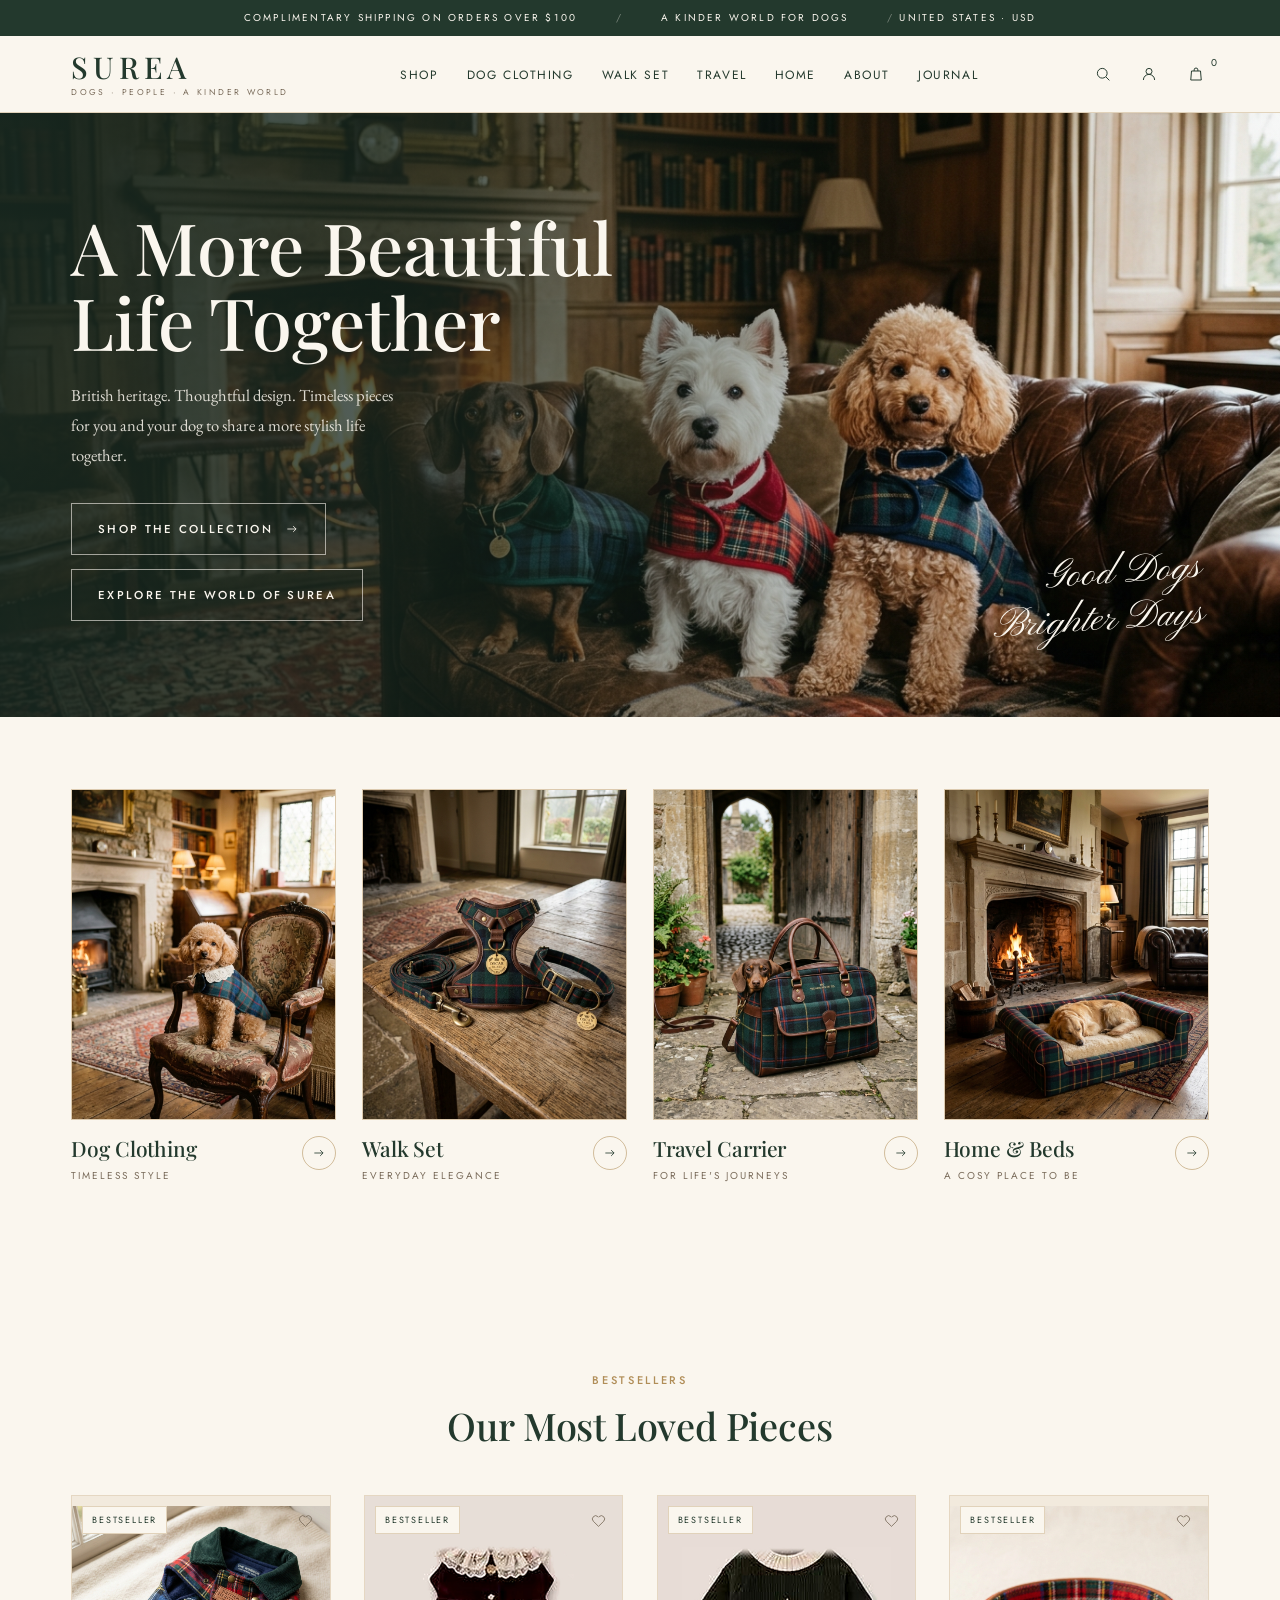
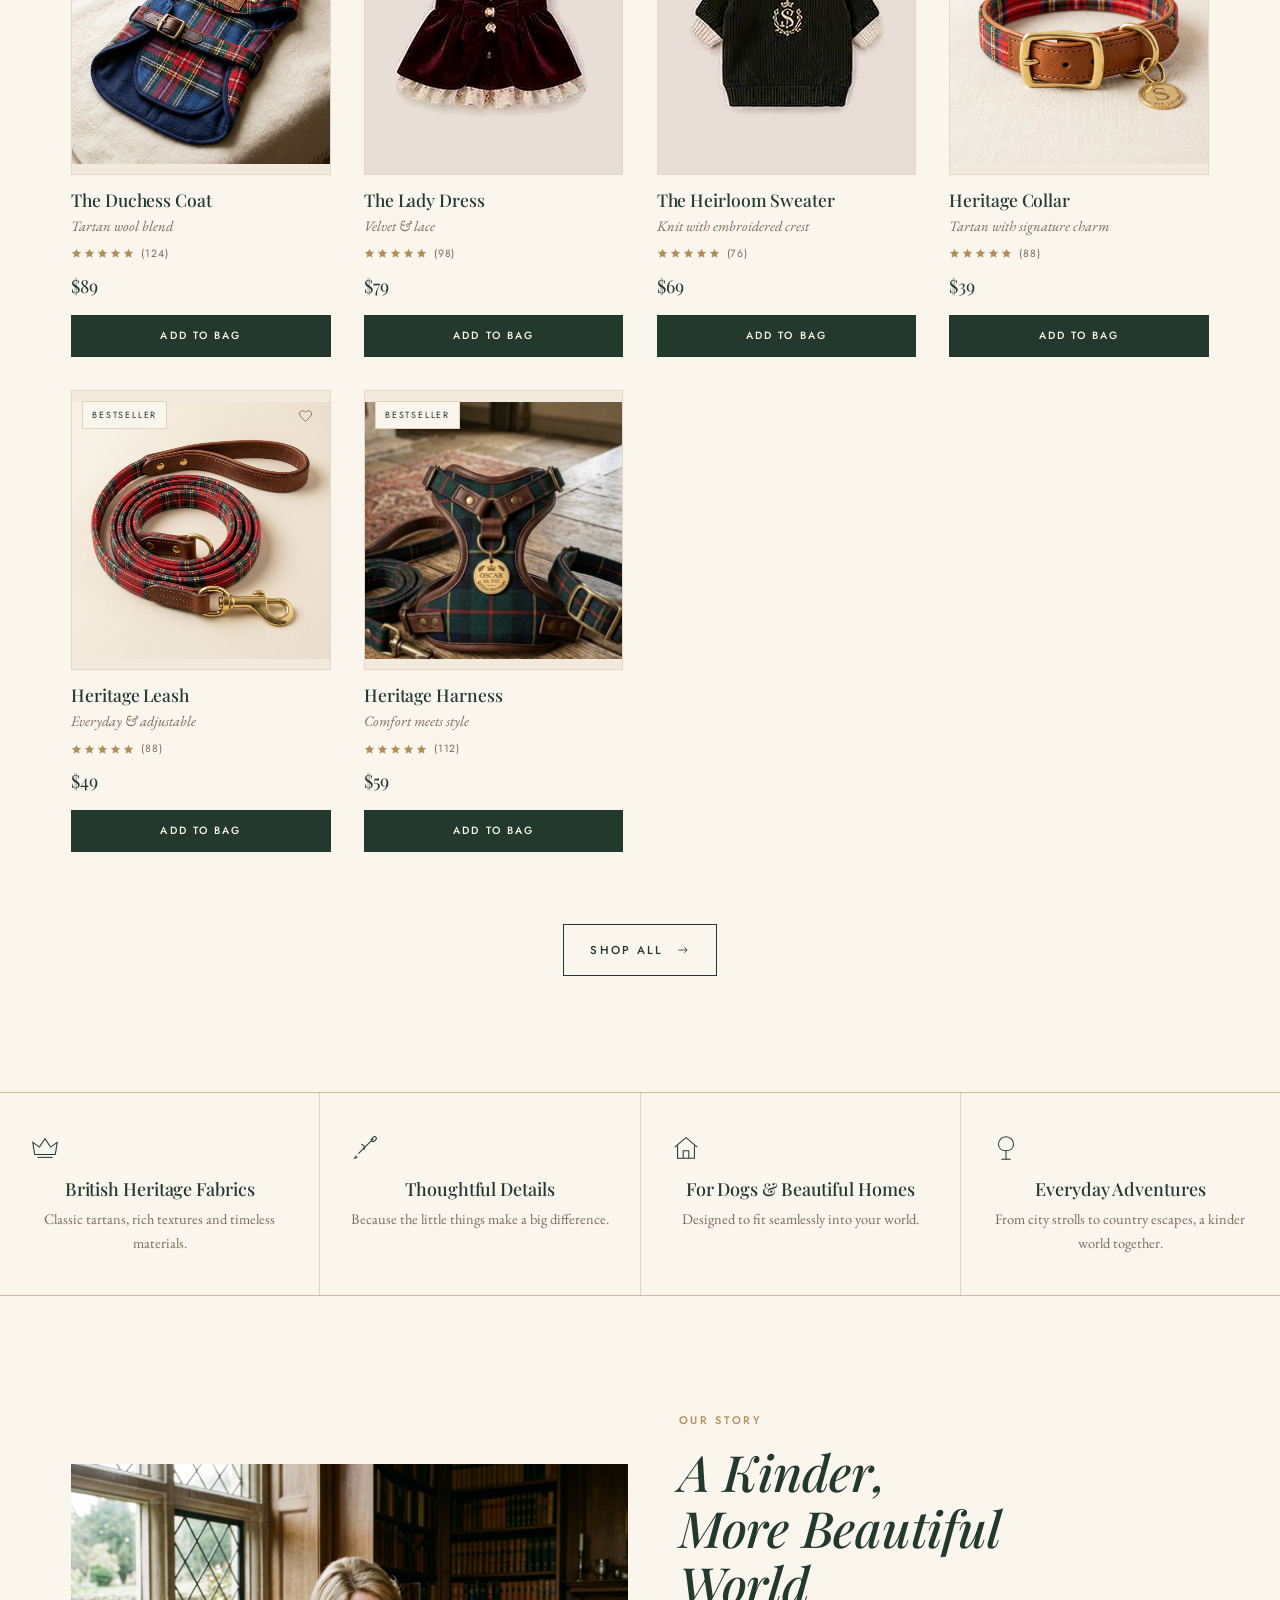
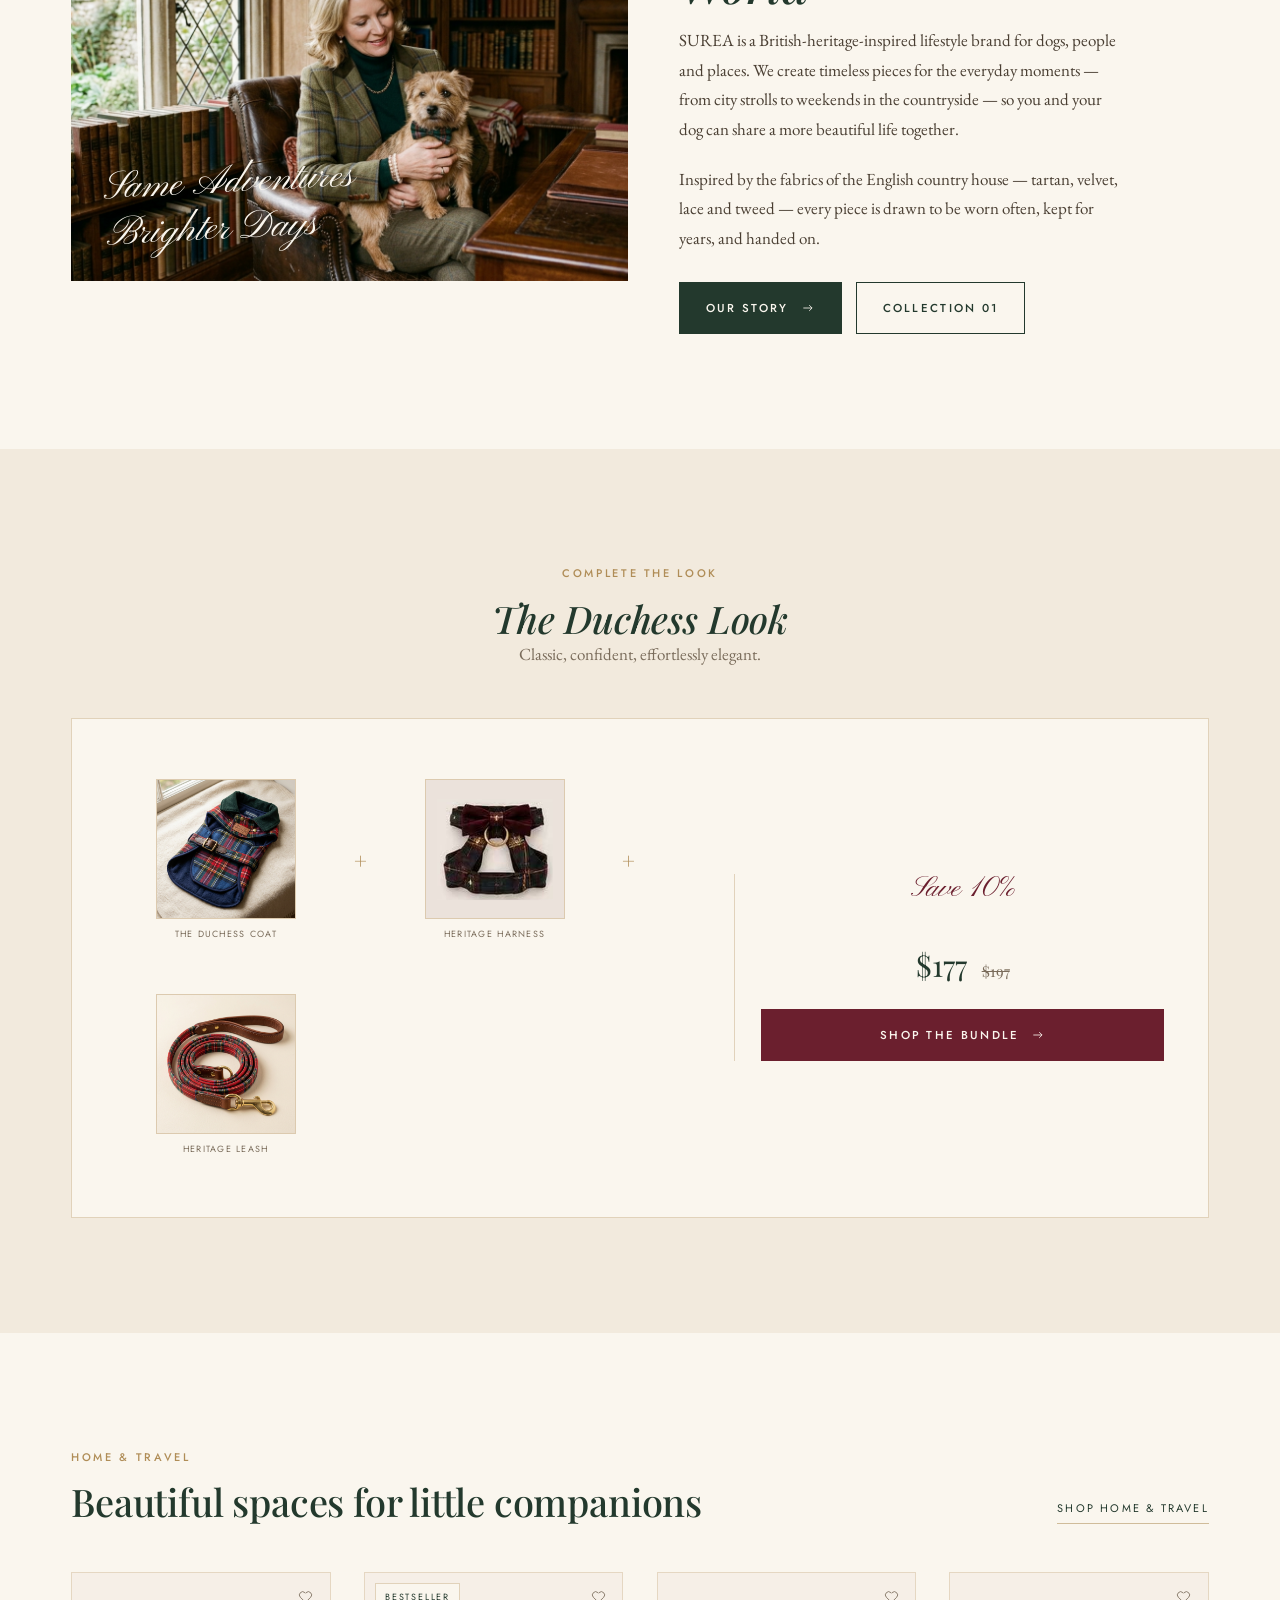
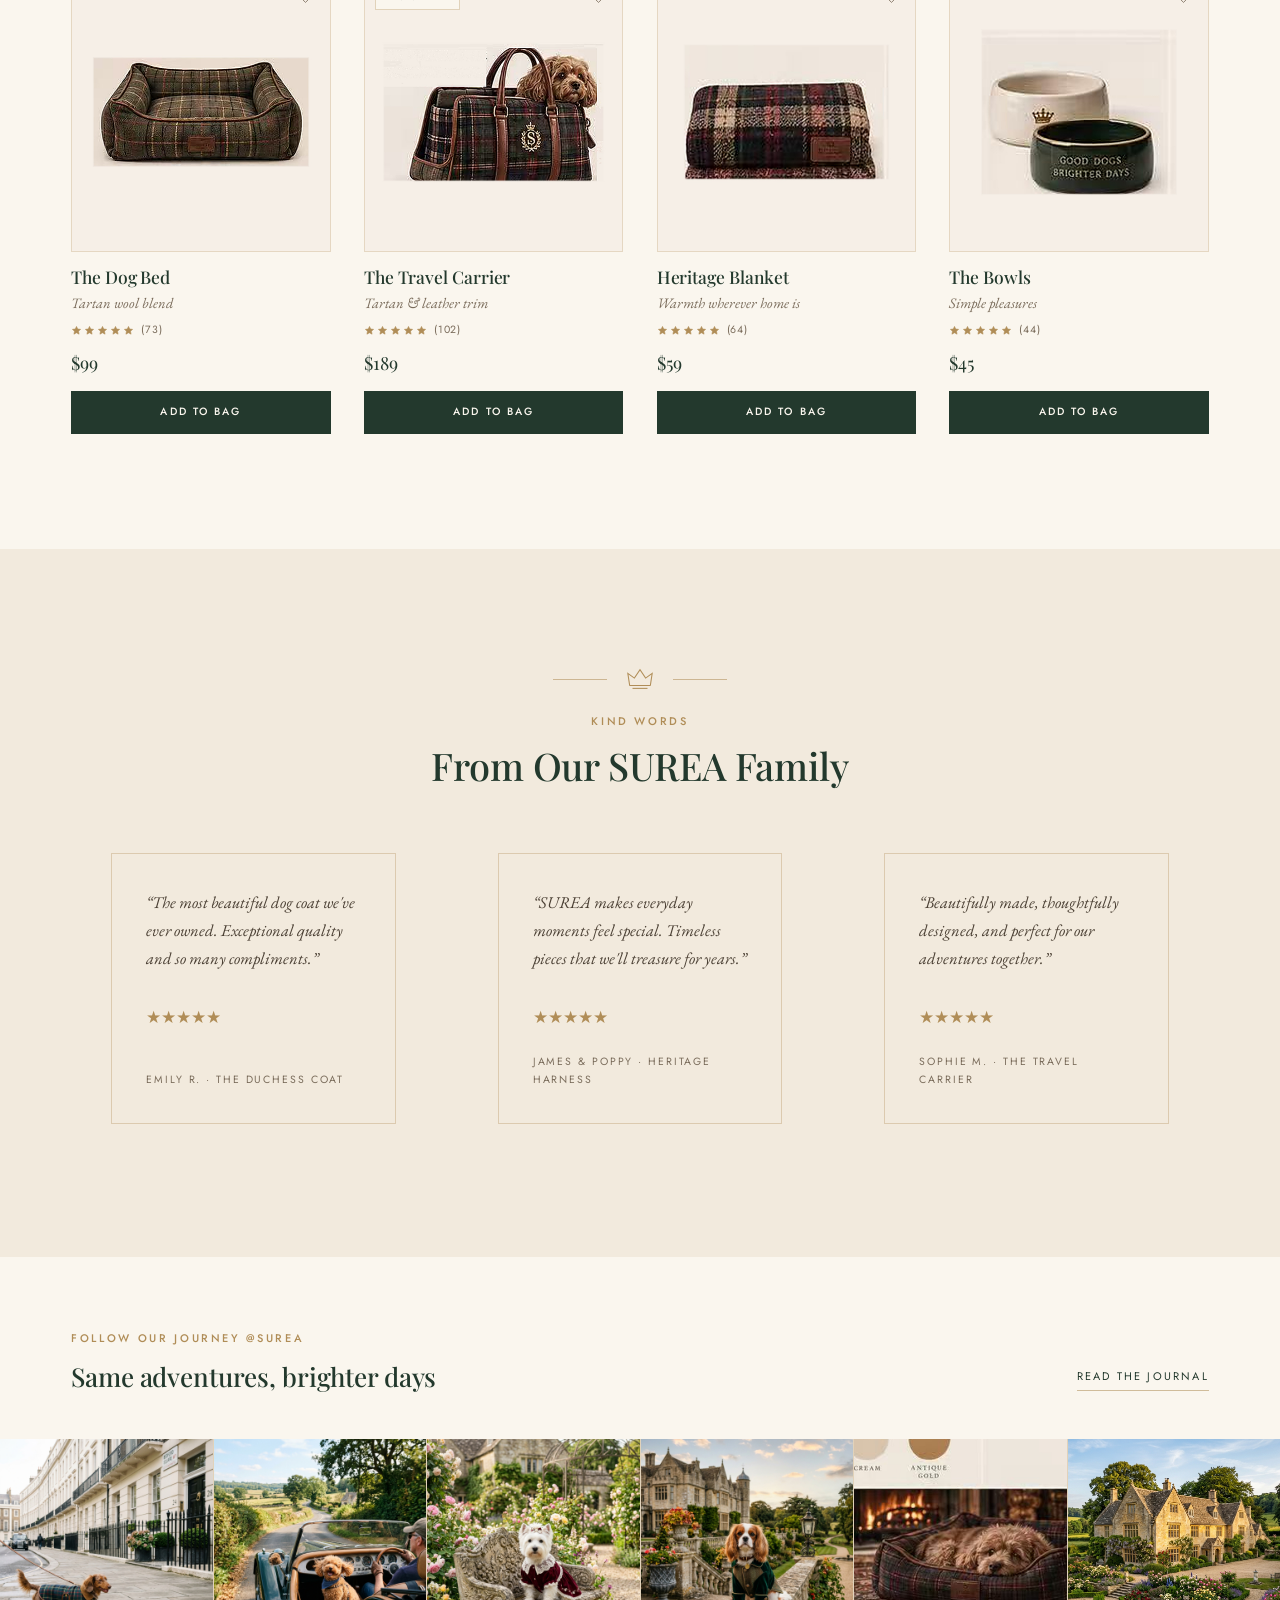
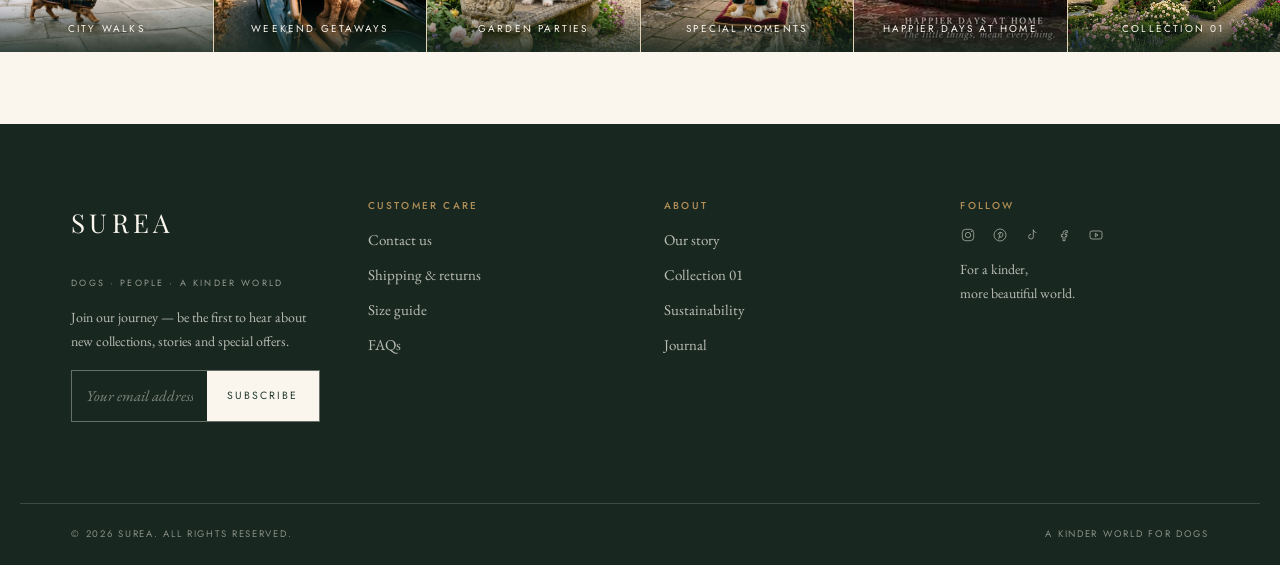
<file: index.html>
<!DOCTYPE html>
<html lang="en">
<head>
<meta charset="utf-8">
<meta name="viewport" content="width=device-width, initial-scale=1">
<title>SUREA — A More Beautiful Life Together | British Heritage Clothing for Dogs</title>
<meta name="description" content="SUREA is a British-heritage-inspired lifestyle brand for dogs, people and the places you share. Timeless tartan, velvet and lace pieces — from city strolls to weekends in the countryside.">
<meta name="theme-color" content="#23392d">
<meta property="og:title" content="SUREA — A More Beautiful Life Together">
<meta property="og:description" content="British heritage fabrics, thoughtful details. Timeless pieces for you and your dog.">
<meta property="og:type" content="website">
<meta property="og:image" content="assets/img/hero-hearth.jpg">
<link rel="preconnect" href="https://fonts.googleapis.com">
<link rel="preconnect" href="https://fonts.gstatic.com" crossorigin>
<link href="https://fonts.googleapis.com/css2?family=Playfair+Display:ital,wght@0,400;0,500;1,400&family=EB+Garamond:ital,wght@0,400;0,500;1,400&family=Jost:wght@400;500&family=Pinyon+Script&display=swap" rel="stylesheet">
<link rel="stylesheet" href="assets/css/site.css">
</head>
<body>
<a class="skip-link" href="#main">Skip to content</a>

<div class="announce">
  <div class="wrap announce__inner">
    <span>Complimentary shipping on orders over $100</span>
    <span class="announce__sep" aria-hidden="true">/</span>
    <span>A kinder world for dogs</span>
    <span class="announce__right"><span class="announce__sep" aria-hidden="true">/</span> United States · USD</span>
  </div>
</div>

<header class="site-header">
  <div class="wrap site-header__inner">
    <button class="burger" type="button" data-nav-toggle aria-expanded="false" aria-label="Open menu"><span></span><span></span><span></span></button>
    <a class="wordmark" href="index.html">
      <span class="wordmark__name">SUREA</span>
      <span class="wordmark__tag">Dogs · People · A Kinder World</span>
    </a>
    <nav class="nav" aria-label="Primary">
      <ul class="nav__list">
        <li><a class="nav__link" href="shop.html">Shop</a></li>
        <li><a class="nav__link" href="shop.html?cat=clothing">Dog Clothing</a></li>
        <li><a class="nav__link" href="shop.html?cat=walk">Walk Set</a></li>
        <li><a class="nav__link" href="shop.html?cat=travel">Travel</a></li>
        <li><a class="nav__link" href="shop.html?cat=home">Home</a></li>
        <li><a class="nav__link" href="about.html">About</a></li>
        <li><a class="nav__link" href="journal.html">Journal</a></li>
      </ul>
    </nav>
    <div class="header-tools">
      <button class="tool" type="button" data-search-toggle aria-label="Search the collection"><span data-icon="search"></span></button>
      <a class="tool" href="contact.html" aria-label="Customer care"><span data-icon="user"></span></a>
      <button class="tool" type="button" data-open-bag aria-label="Open your shopping bag">
        <span data-icon="bag"></span><span class="tool__count" data-bag-count>0</span>
      </button>
    </div>
  </div>
  <nav class="mobile-nav" data-mobile-nav aria-label="Mobile">
    <ul>
      <li><a href="shop.html">Shop all</a></li>
      <li><a href="shop.html?cat=clothing">Dog Clothing</a></li>
      <li><a href="shop.html?cat=walk">Walk Set</a></li>
      <li><a href="shop.html?cat=travel">Travel</a></li>
      <li><a href="shop.html?cat=home">Home &amp; Beds</a></li>
      <li><a href="collection.html">Collection 01</a></li>
      <li><a href="about.html">About</a></li>
      <li><a href="journal.html">Journal</a></li>
      <li><a href="size-guide.html">Size Guide</a></li>
    </ul>
  </nav>
</header>

<main id="main">

  <!-- Hero -->
  <section class="hero">
    <div class="hero__media">
      <img src="assets/img/hero-hearth.jpg" alt="Three dogs in tartan coats and velvet dresses resting on a leather sofa before a lit fireplace" width="1792" height="1024">
      <div class="hero__scrim"></div>
    </div>
    <div class="wrap hero__inner">
      <div class="hero__col">
        <h1 class="h-display hero__title">A More Beautiful<br>Life Together</h1>
        <p class="hero__copy">British heritage. Thoughtful design. Timeless pieces for you and your dog to share a more stylish life together.</p>
        <div class="btn-group">
          <a class="btn btn--ghost-light" href="shop.html">Shop the collection <span class="arrow" data-icon="arrow"></span></a>
          <a class="btn btn--ghost-light" href="about.html">Explore the world of SUREA</a>
        </div>
      </div>
    </div>
    <p class="script hero__script">Good Dogs<br>Brighter Days</p>
  </section>

  <!-- Categories -->
  <section class="section--tight">
    <div class="wrap">
      <div class="cat-grid">
        <a class="cat-card reveal" href="shop.html?cat=clothing">
          <div class="cat-card__media"><img src="assets/img/cat-clothing.jpg" alt="A dog wearing a tartan cape with a lace collar" loading="lazy"></div>
          <div class="cat-card__body">
            <div><h2 class="cat-card__name">Dog Clothing</h2><p class="cat-card__sub">Timeless style</p></div>
            <span class="circle-arrow" data-icon="arrow"></span>
          </div>
        </a>
        <a class="cat-card reveal" href="shop.html?cat=walk">
          <div class="cat-card__media"><img src="assets/img/cat-walk.jpg" alt="A tartan collar, lead and harness laid together" loading="lazy"></div>
          <div class="cat-card__body">
            <div><h2 class="cat-card__name">Walk Set</h2><p class="cat-card__sub">Everyday elegance</p></div>
            <span class="circle-arrow" data-icon="arrow"></span>
          </div>
        </a>
        <a class="cat-card reveal" href="shop.html?cat=travel">
          <div class="cat-card__media"><img src="assets/img/cat-travel.jpg" alt="A tartan travel carrier with leather handles" loading="lazy"></div>
          <div class="cat-card__body">
            <div><h2 class="cat-card__name">Travel Carrier</h2><p class="cat-card__sub">For life's journeys</p></div>
            <span class="circle-arrow" data-icon="arrow"></span>
          </div>
        </a>
        <a class="cat-card reveal" href="shop.html?cat=home">
          <div class="cat-card__media"><img src="assets/img/cat-home.jpg" alt="A tartan dog bed in a country sitting room" loading="lazy"></div>
          <div class="cat-card__body">
            <div><h2 class="cat-card__name">Home &amp; Beds</h2><p class="cat-card__sub">A cosy place to be</p></div>
            <span class="circle-arrow" data-icon="arrow"></span>
          </div>
        </a>
      </div>
    </div>
  </section>

  <!-- Bestsellers -->
  <section class="section">
    <div class="wrap">
      <div class="section-head section-head--center">
        <p class="eyebrow">Bestsellers</p>
        <h2 class="h-2">Our Most Loved Pieces</h2>
      </div>
      <div class="product-grid" id="bestsellers"></div>
      <p class="center mt-l"><a class="btn" href="shop.html">Shop all <span class="arrow" data-icon="arrow"></span></a></p>
    </div>
  </section>

  <!-- Value props -->
  <section>
    <div class="values">
      <div class="value reveal">
        <div class="value__icon" data-icon="crown"></div>
        <h2 class="value__title">British Heritage Fabrics</h2>
        <p class="value__copy">Classic tartans, rich textures and timeless materials.</p>
      </div>
      <div class="value reveal">
        <div class="value__icon" data-icon="needle"></div>
        <h2 class="value__title">Thoughtful Details</h2>
        <p class="value__copy">Because the little things make a big difference.</p>
      </div>
      <div class="value reveal">
        <div class="value__icon" data-icon="house"></div>
        <h2 class="value__title">For Dogs &amp; Beautiful Homes</h2>
        <p class="value__copy">Designed to fit seamlessly into your world.</p>
      </div>
      <div class="value reveal">
        <div class="value__icon" data-icon="tree"></div>
        <h2 class="value__title">Everyday Adventures</h2>
        <p class="value__copy">From city strolls to country escapes, a kinder world together.</p>
      </div>
    </div>
  </section>

  <!-- Our story -->
  <section class="section">
    <div class="wrap split" style="--split-cols: 1.05fr 1fr">
      <div class="split__media reveal">
        <img src="assets/img/story-atelier.jpg" alt="A woman in a tweed blazer sitting with her dog beside a fireplace" loading="lazy">
        <p class="script">Same Adventures<br>Brighter Days</p>
      </div>
      <div class="split__body reveal">
        <p class="eyebrow">Our Story</p>
        <h2 class="h-1 h-italic">A Kinder,<br>More Beautiful World</h2>
        <p class="mt-s">SUREA is a British-heritage-inspired lifestyle brand for dogs, people and places. We create timeless pieces for the everyday moments — from city strolls to weekends in the countryside — so you and your dog can share a more beautiful life together.</p>
        <p>Inspired by the fabrics of the English country house — tartan, velvet, lace and tweed — every piece is drawn to be worn often, kept for years, and handed on.</p>
        <div class="btn-group mt-m">
          <a class="btn btn--solid" href="about.html">Our story <span class="arrow" data-icon="arrow"></span></a>
          <a class="btn" href="collection.html">Collection 01</a>
        </div>
      </div>
    </div>
  </section>

  <!-- Bundle -->
  <section class="section section--cream">
    <div class="wrap">
      <div class="section-head section-head--center">
        <p class="eyebrow">Complete the look</p>
        <h2 class="h-2 h-italic">The Duchess Look</h2>
        <p class="muted">Classic, confident, effortlessly elegant.</p>
      </div>
      <div class="bundle reveal">
        <div class="bundle__items">
          <figure class="bundle__item"><img src="assets/img/prod-duchess-coat.jpg" alt="The Duchess Coat" loading="lazy"><figcaption>The Duchess Coat</figcaption></figure>
          <span class="bundle__plus" aria-hidden="true">+</span>
          <figure class="bundle__item"><img src="assets/img/prod-harness.jpg" alt="The Heritage Harness" loading="lazy"><figcaption>Heritage Harness</figcaption></figure>
          <span class="bundle__plus" aria-hidden="true">+</span>
          <figure class="bundle__item"><img src="assets/img/prod-leash.jpg" alt="The Heritage Leash" loading="lazy"><figcaption>Heritage Leash</figcaption></figure>
        </div>
        <div class="bundle__panel">
          <p class="bundle__save">Save 10%</p>
          <p class="bundle__price">$177 <s class="price-was">$197</s></p>
          <button class="btn btn--oxblood btn--full" type="button" data-add="duchess-look">Shop the bundle <span class="arrow" data-icon="arrow"></span></button>
        </div>
      </div>
    </div>
  </section>

  <!-- Home & travel -->
  <section class="section">
    <div class="wrap">
      <div class="section-head section-head--split">
        <div>
          <p class="eyebrow">Home &amp; Travel</p>
          <h2 class="h-2">Beautiful spaces for little companions</h2>
        </div>
        <a class="section-head__link" href="shop.html?cat=home">Shop home &amp; travel</a>
      </div>
      <div class="product-grid" id="home-travel"></div>
    </div>
  </section>

  <!-- Testimonials -->
  <section class="section section--cream">
    <div class="wrap">
      <div class="section-head section-head--center">
        <div class="crest-divider"><span data-icon="crown"></span></div>
        <p class="eyebrow">Kind words</p>
        <h2 class="h-2">From Our SUREA Family</h2>
      </div>
      <div class="quotes">
        <blockquote class="quote reveal">
          <p class="quote__text">“The most beautiful dog coat we've ever owned. Exceptional quality and so many compliments.”</p>
          <div class="stars"><span class="stars__glyph" aria-hidden="true">★★★★★</span></div>
          <footer class="quote__who">Emily R. · The Duchess Coat</footer>
        </blockquote>
        <blockquote class="quote reveal">
          <p class="quote__text">“SUREA makes everyday moments feel special. Timeless pieces that we'll treasure for years.”</p>
          <div class="stars"><span class="stars__glyph" aria-hidden="true">★★★★★</span></div>
          <footer class="quote__who">James &amp; Poppy · Heritage Harness</footer>
        </blockquote>
        <blockquote class="quote reveal">
          <p class="quote__text">“Beautifully made, thoughtfully designed, and perfect for our adventures together.”</p>
          <div class="stars"><span class="stars__glyph" aria-hidden="true">★★★★★</span></div>
          <footer class="quote__who">Sophie M. · The Travel Carrier</footer>
        </blockquote>
      </div>
    </div>
  </section>

  <!-- Journal / instagram band -->
  <section class="section--tight">
    <div class="wrap">
      <div class="section-head section-head--split">
        <div>
          <p class="eyebrow">Follow our journey @surea</p>
          <h2 class="h-3">Same adventures, brighter days</h2>
        </div>
        <a class="section-head__link" href="journal.html">Read the journal</a>
      </div>
    </div>
    <div class="band">
      <a class="band__cell" href="journal.html?post=city-walks"><img src="assets/img/journal-city.jpg" alt="A dachshund in a tartan coat on a London pavement" loading="lazy"><span class="band__caption">City Walks</span></a>
      <a class="band__cell" href="journal.html?post=weekend-getaways"><img src="assets/img/journal-weekend.jpg" alt="Two dogs in a travel carrier in a car" loading="lazy"><span class="band__caption">Weekend Getaways</span></a>
      <a class="band__cell" href="journal.html?post=garden-parties"><img src="assets/img/journal-garden.jpg" alt="A dog in a toile dress in an English garden" loading="lazy"><span class="band__caption">Garden Parties</span></a>
      <a class="band__cell" href="journal.html?post=special-moments"><img src="assets/img/journal-special.jpg" alt="A dog in burgundy velvet beside a stone hall" loading="lazy"><span class="band__caption">Special Moments</span></a>
      <a class="band__cell" href="journal.html?post=happier-days"><img src="assets/img/journal-home.jpg" alt="Two dogs asleep on a tartan bed" loading="lazy"><span class="band__caption">Happier Days at Home</span></a>
      <a class="band__cell" href="collection.html"><img src="assets/img/story-cottage.jpg" alt="A stone cottage in the English countryside" loading="lazy"><span class="band__caption">Collection 01</span></a>
    </div>
  </section>

</main>

<footer class="site-footer">
  <div class="wrap">
    <div class="footer-grid">
      <div>
        <p class="footer-brand__name">SUREA</p>
        <p class="footer-brand__tag">Dogs · People · A Kinder World</p>
        <p class="mt-s small">Join our journey — be the first to hear about new collections, stories and special offers.</p>
        <form class="subscribe" data-subscribe novalidate>
          <label class="skip-link" for="subscribe-email">Email address</label>
          <input id="subscribe-email" type="email" placeholder="Your email address" autocomplete="email" required>
          <button type="submit">Subscribe</button>
        </form>
        <p class="form-note" data-form-note></p>
      </div>
      <div>
        <h4>Customer Care</h4>
        <ul>
          <li><a href="contact.html">Contact us</a></li>
          <li><a href="shipping-returns.html">Shipping &amp; returns</a></li>
          <li><a href="size-guide.html">Size guide</a></li>
          <li><a href="contact.html#faqs">FAQs</a></li>
        </ul>
      </div>
      <div>
        <h4>About</h4>
        <ul>
          <li><a href="about.html">Our story</a></li>
          <li><a href="collection.html">Collection 01</a></li>
          <li><a href="about.html#sustainability">Sustainability</a></li>
          <li><a href="journal.html">Journal</a></li>
        </ul>
      </div>
      <div>
        <h4>Follow</h4>
        <div class="socials">
          <a href="#" aria-label="Instagram"><span data-icon="instagram"></span></a>
          <a href="#" aria-label="Pinterest"><span data-icon="pinterest"></span></a>
          <a href="#" aria-label="TikTok"><span data-icon="tiktok"></span></a>
          <a href="#" aria-label="Facebook"><span data-icon="facebook"></span></a>
          <a href="#" aria-label="YouTube"><span data-icon="youtube"></span></a>
        </div>
        <p class="small mt-s">For a kinder,<br>more beautiful world.</p>
      </div>
    </div>
  </div>
  <div class="wrap footer-bottom">
    <span>© <span data-year>2026</span> SUREA. All rights reserved.</span>
    <span>A kinder world for dogs</span>
  </div>
</footer>

<script src="assets/js/data.js"></script>
<script src="assets/js/cart.js"></script>
<script src="assets/js/main.js"></script>
<script>
  document.addEventListener("DOMContentLoaded", function () {
    SUREAui.gridInto("#bestsellers", SUREA.featured(6));
    SUREAui.gridInto("#home-travel", ["dog-bed", "travel-carrier", "blanket", "bowls"]
      .map(SUREA.byId).filter(Boolean));
  });
</script>
</body>
</html>
</file>
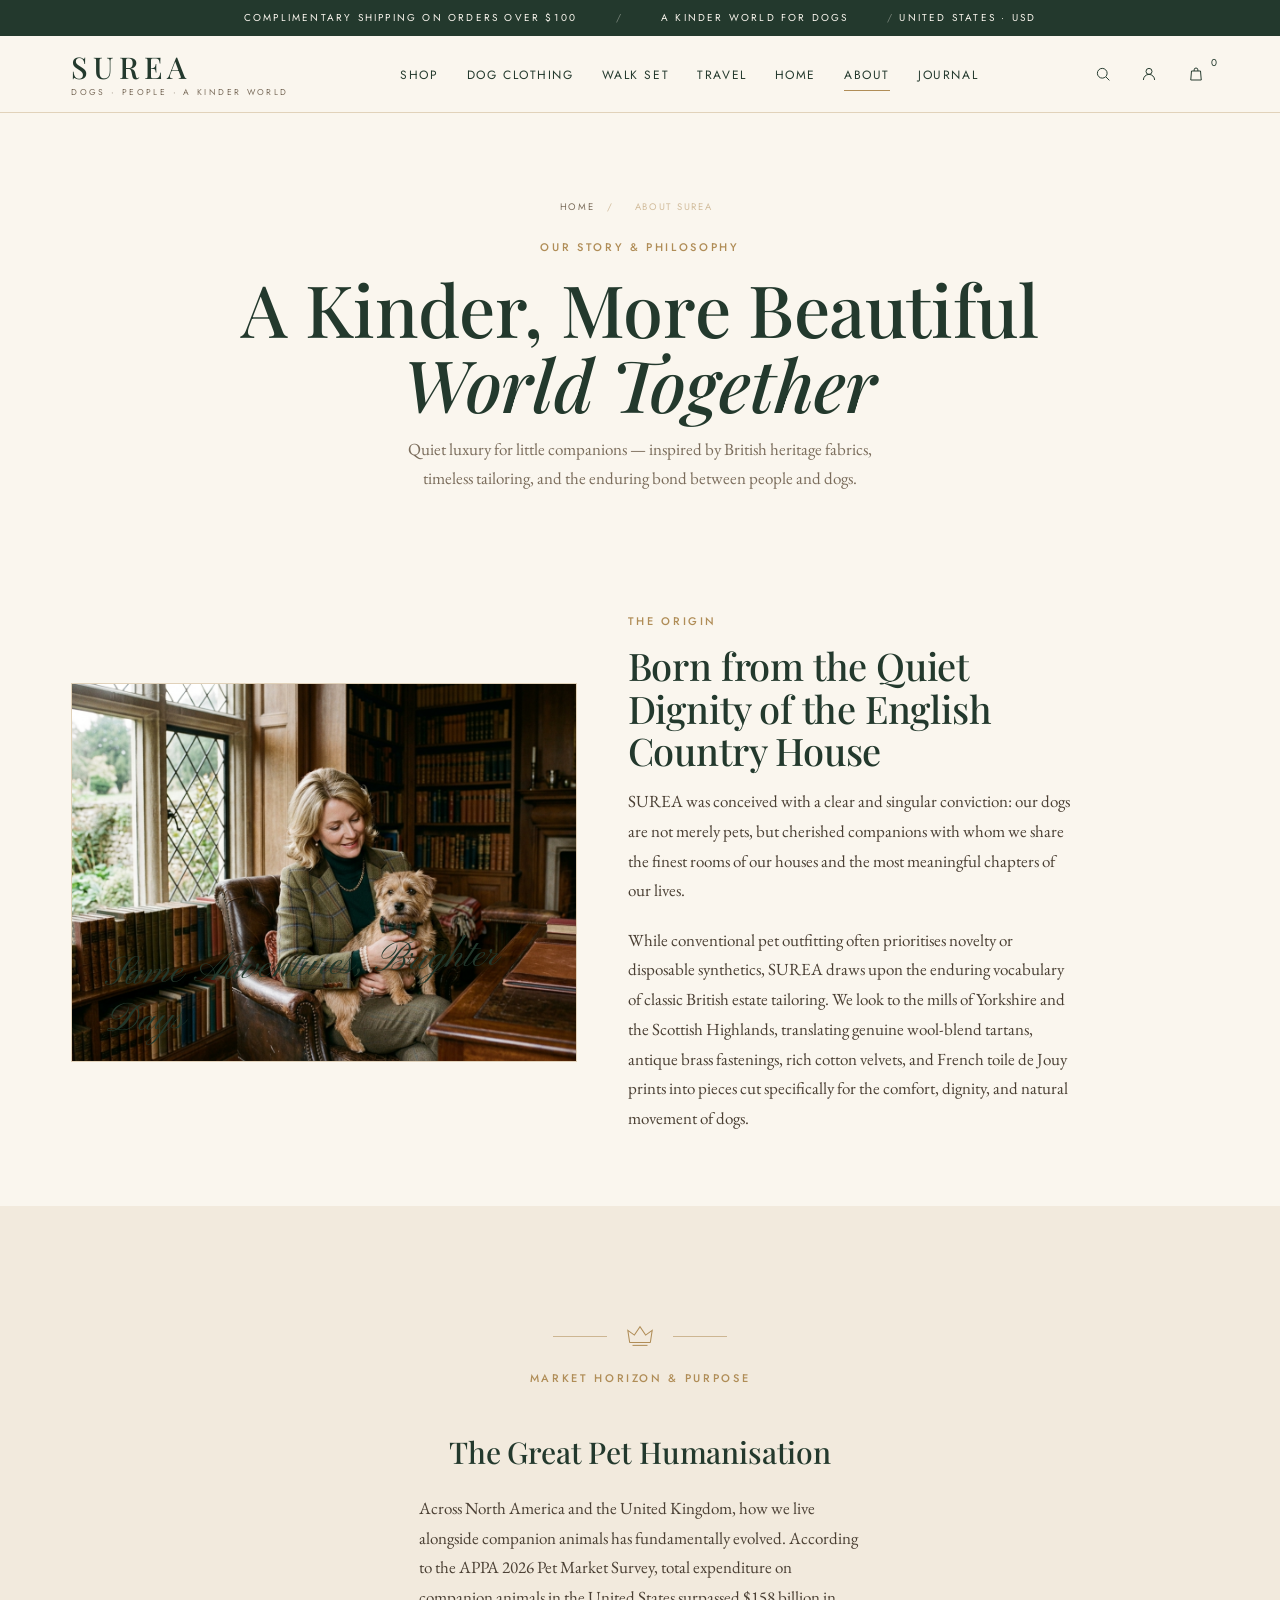
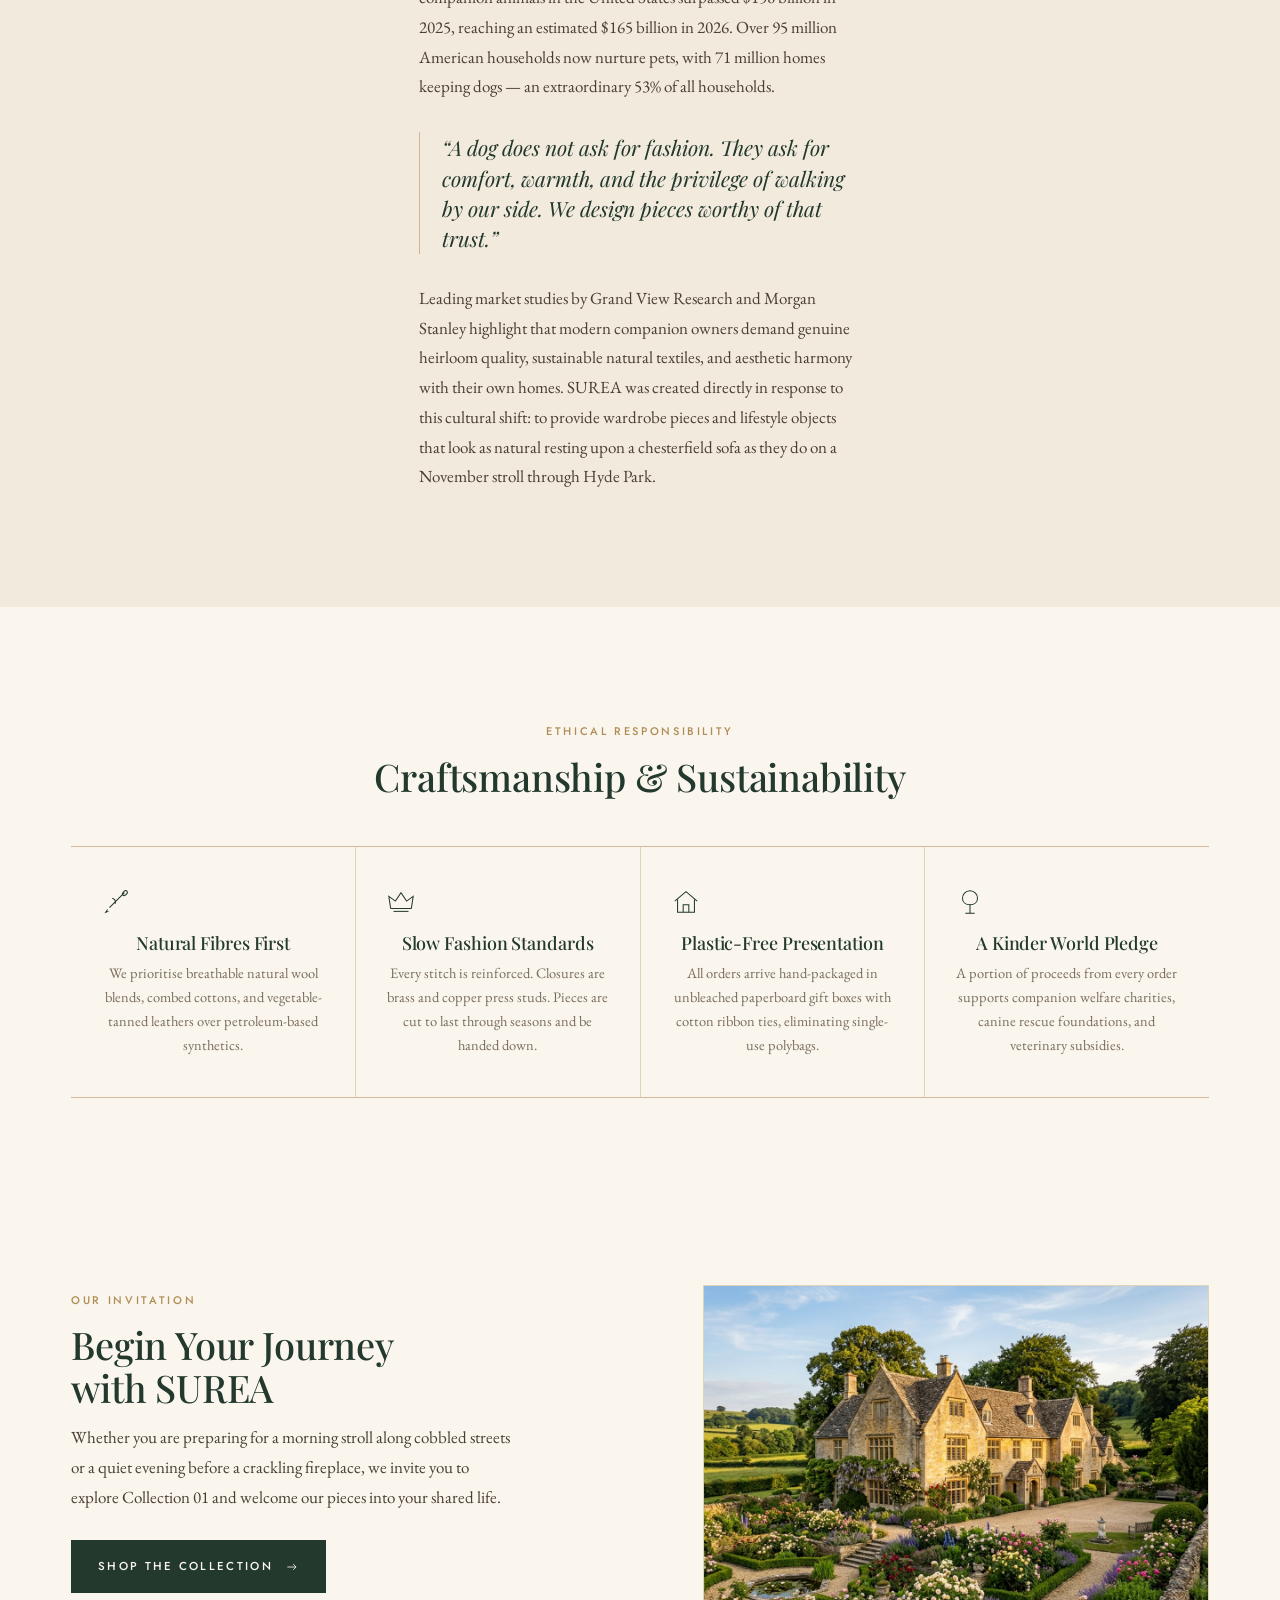
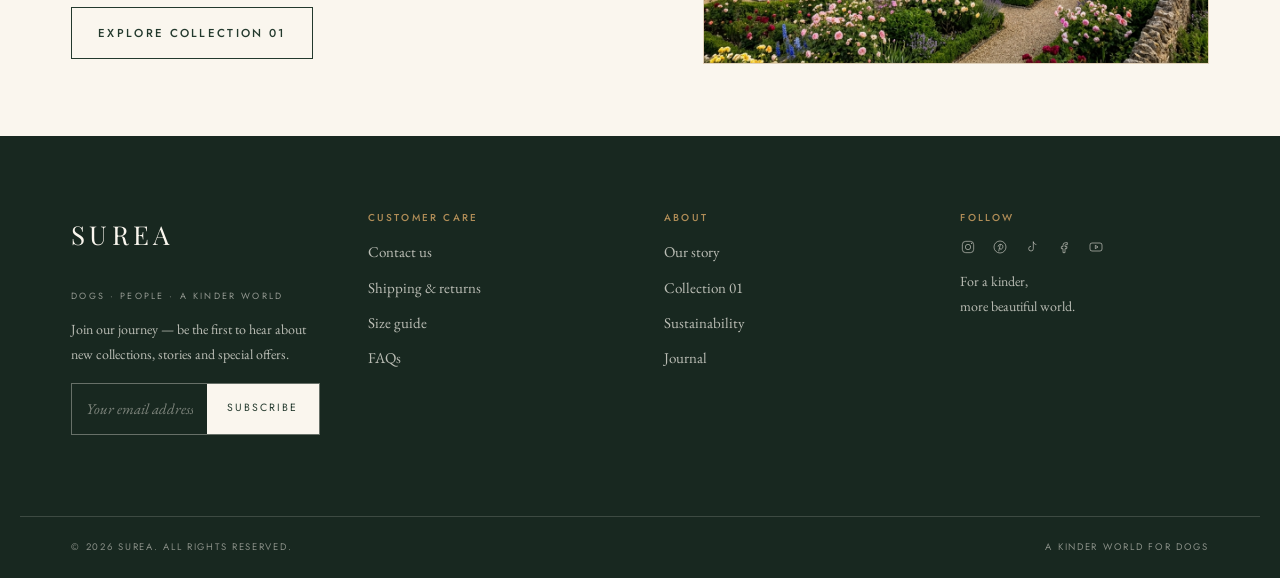
<file: about.html>
<!DOCTYPE html>
<html lang="en">
<head>
<meta charset="utf-8">
<meta name="viewport" content="width=device-width, initial-scale=1">
<title>Our Story &amp; Philosophy — SUREA | British Heritage for Dogs</title>
<meta name="description" content="SUREA is a British-heritage lifestyle brand for dogs, people, and the places you share. Discover our philosophy, craftsmanship and commitment to a kinder world.">
<meta name="theme-color" content="#23392d">
<meta property="og:title" content="Our Story &amp; Philosophy — SUREA">
<meta property="og:description" content="Dogs · People · A Kinder World.">
<meta property="og:type" content="website">
<meta property="og:image" content="assets/img/story-atelier.jpg">
<link rel="preconnect" href="https://fonts.googleapis.com">
<link rel="preconnect" href="https://fonts.gstatic.com" crossorigin>
<link href="https://fonts.googleapis.com/css2?family=Playfair+Display:ital,wght@0,400;0,500;1,400&family=EB+Garamond:ital,wght@0,400;0,500;1,400&family=Jost:wght@400;500&family=Pinyon+Script&display=swap" rel="stylesheet">
<link rel="stylesheet" href="assets/css/site.css">
</head>
<body>
<a class="skip-link" href="#main">Skip to content</a>

<div class="announce">
  <div class="wrap announce__inner">
    <span>Complimentary shipping on orders over $100</span>
    <span class="announce__sep" aria-hidden="true">/</span>
    <span>A kinder world for dogs</span>
    <span class="announce__right"><span class="announce__sep" aria-hidden="true">/</span> United States · USD</span>
  </div>
</div>

<header class="site-header">
  <div class="wrap site-header__inner">
    <button class="burger" type="button" data-nav-toggle aria-expanded="false" aria-label="Open menu"><span></span><span></span><span></span></button>
    <a class="wordmark" href="index.html">
      <span class="wordmark__name">SUREA</span>
      <span class="wordmark__tag">Dogs · People · A Kinder World</span>
    </a>
    <nav class="nav" aria-label="Primary">
      <ul class="nav__list">
        <li><a class="nav__link" href="shop.html">Shop</a></li>
        <li><a class="nav__link" href="shop.html?cat=clothing">Dog Clothing</a></li>
        <li><a class="nav__link" href="shop.html?cat=walk">Walk Set</a></li>
        <li><a class="nav__link" href="shop.html?cat=travel">Travel</a></li>
        <li><a class="nav__link" href="shop.html?cat=home">Home</a></li>
        <li><a class="nav__link" href="about.html" aria-current="page">About</a></li>
        <li><a class="nav__link" href="journal.html">Journal</a></li>
      </ul>
    </nav>
    <div class="header-tools">
      <button class="tool" type="button" data-search-toggle aria-label="Search the collection"><span data-icon="search"></span></button>
      <a class="tool" href="contact.html" aria-label="Customer care"><span data-icon="user"></span></a>
      <button class="tool" type="button" data-open-bag aria-label="Open your shopping bag">
        <span data-icon="bag"></span><span class="tool__count" data-bag-count>0</span>
      </button>
    </div>
  </div>
  <nav class="mobile-nav" data-mobile-nav aria-label="Mobile">
    <ul>
      <li><a href="shop.html">Shop all</a></li>
      <li><a href="shop.html?cat=clothing">Dog Clothing</a></li>
      <li><a href="shop.html?cat=walk">Walk Set</a></li>
      <li><a href="shop.html?cat=travel">Travel</a></li>
      <li><a href="shop.html?cat=home">Home &amp; Beds</a></li>
      <li><a href="collection.html">Collection 01</a></li>
      <li><a href="about.html" aria-current="page">About</a></li>
      <li><a href="journal.html">Journal</a></li>
      <li><a href="size-guide.html">Size Guide</a></li>
    </ul>
  </nav>
</header>

<main id="main">
  <!-- Page Hero -->
  <section class="page-hero">
    <div class="wrap">
      <nav class="breadcrumbs" aria-label="Breadcrumb">
        <a href="index.html">Home</a>
        <span aria-hidden="true">/</span>
        <span>About SUREA</span>
      </nav>
      <p class="eyebrow">Our Story &amp; Philosophy</p>
      <h1 class="h-display page-hero__title">A Kinder, More Beautiful<br><span class="h-italic">World Together</span></h1>
      <p class="page-hero__copy">Quiet luxury for little companions — inspired by British heritage fabrics, timeless tailoring, and the enduring bond between people and dogs.</p>
    </div>
  </section>

  <!-- Editorial Split -->
  <section class="section section--tight">
    <div class="wrap split" style="--split-cols: 1fr 1.15fr; align-items: center;">
      <div class="split__media">
        <img src="assets/img/story-atelier.jpg" alt="SUREA Founder and Companion" style="width: 100%; border: 1px solid var(--line);">
        <p class="script" style="color: var(--forest); margin-top: 14px;">Same Adventures, Brighter Days</p>
      </div>
      <div class="split__body">
        <p class="eyebrow">The Origin</p>
        <h2 class="h-2">Born from the Quiet Dignity of the English Country House</h2>
        <p class="mt-s">
          SUREA was conceived with a clear and singular conviction: our dogs are not merely pets, but cherished companions with whom we share the finest rooms of our houses and the most meaningful chapters of our lives.
        </p>
        <p>
          While conventional pet outfitting often prioritises novelty or disposable synthetics, SUREA draws upon the enduring vocabulary of classic British estate tailoring. We look to the mills of Yorkshire and the Scottish Highlands, translating genuine wool-blend tartans, antique brass fastenings, rich cotton velvets, and French toile de Jouy prints into pieces cut specifically for the comfort, dignity, and natural movement of dogs.
        </p>
      </div>
    </div>
  </section>

  <!-- Research & Purpose -->
  <section class="section section--cream">
    <div class="wrap prose">
      <div class="crest-divider"><span data-icon="crown"></span></div>
      <p class="eyebrow center">Market Horizon &amp; Purpose</p>
      <h2 class="center h-2" style="margin-bottom: 24px;">The Great Pet Humanisation</h2>
      <p>
        Across North America and the United Kingdom, how we live alongside companion animals has fundamentally evolved. According to the APPA 2026 Pet Market Survey, total expenditure on companion animals in the United States surpassed $158 billion in 2025, reaching an estimated $165 billion in 2026. Over 95 million American households now nurture pets, with 71 million homes keeping dogs — an extraordinary 53% of all households.
      </p>
      <blockquote>
        “A dog does not ask for fashion. They ask for comfort, warmth, and the privilege of walking by our side. We design pieces worthy of that trust.”
      </blockquote>
      <p>
        Leading market studies by Grand View Research and Morgan Stanley highlight that modern companion owners demand genuine heirloom quality, sustainable natural textiles, and aesthetic harmony with their own homes. SUREA was created directly in response to this cultural shift: to provide wardrobe pieces and lifestyle objects that look as natural resting upon a chesterfield sofa as they do on a November stroll through Hyde Park.
      </p>
    </div>
  </section>

  <!-- Craftsmanship & Sustainability -->
  <section class="section" id="sustainability">
    <div class="wrap">
      <div class="section-head section-head--center">
        <p class="eyebrow">Ethical Responsibility</p>
        <h2 class="h-2">Craftsmanship &amp; Sustainability</h2>
      </div>

      <div class="values">
        <div class="value">
          <div class="value__icon" data-icon="needle"></div>
          <h3 class="value__title">Natural Fibres First</h3>
          <p class="value__copy">We prioritise breathable natural wool blends, combed cottons, and vegetable-tanned leathers over petroleum-based synthetics.</p>
        </div>
        <div class="value">
          <div class="value__icon" data-icon="crown"></div>
          <h3 class="value__title">Slow Fashion Standards</h3>
          <p class="value__copy">Every stitch is reinforced. Closures are brass and copper press studs. Pieces are cut to last through seasons and be handed down.</p>
        </div>
        <div class="value">
          <div class="value__icon" data-icon="house"></div>
          <h3 class="value__title">Plastic-Free Presentation</h3>
          <p class="value__copy">All orders arrive hand-packaged in unbleached paperboard gift boxes with cotton ribbon ties, eliminating single-use polybags.</p>
        </div>
        <div class="value">
          <div class="value__icon" data-icon="tree"></div>
          <h3 class="value__title">A Kinder World Pledge</h3>
          <p class="value__copy">A portion of proceeds from every order supports companion welfare charities, canine rescue foundations, and veterinary subsidies.</p>
        </div>
      </div>
    </div>
  </section>

  <!-- Country cottage image & invite -->
  <section class="section section--tight">
    <div class="wrap split" style="--split-cols: 1.15fr 1fr; align-items: center;">
      <div class="split__body">
        <p class="eyebrow">Our Invitation</p>
        <h2 class="h-2">Begin Your Journey with SUREA</h2>
        <p class="mt-s">
          Whether you are preparing for a morning stroll along cobbled streets or a quiet evening before a crackling fireplace, we invite you to explore Collection 01 and welcome our pieces into your shared life.
        </p>
        <div class="btn-group mt-m">
          <a class="btn btn--solid" href="shop.html">Shop the collection <span class="arrow" data-icon="arrow"></span></a>
          <a class="btn" href="collection.html">Explore Collection 01</a>
        </div>
      </div>
      <div class="split__media">
        <img src="assets/img/story-cottage.jpg" alt="British Country House Cottage" style="width: 100%; border: 1px solid var(--line);">
      </div>
    </div>
  </section>
</main>

<footer class="site-footer">
  <div class="wrap">
    <div class="footer-grid">
      <div>
        <p class="footer-brand__name">SUREA</p>
        <p class="footer-brand__tag">Dogs · People · A Kinder World</p>
        <p class="mt-s small">Join our journey — be the first to hear about new collections, stories and special offers.</p>
        <form class="subscribe" data-subscribe novalidate>
          <label class="skip-link" for="subscribe-email">Email address</label>
          <input id="subscribe-email" type="email" placeholder="Your email address" autocomplete="email" required>
          <button type="submit">Subscribe</button>
        </form>
        <p class="form-note" data-form-note></p>
      </div>
      <div>
        <h4>Customer Care</h4>
        <ul>
          <li><a href="contact.html">Contact us</a></li>
          <li><a href="shipping-returns.html">Shipping &amp; returns</a></li>
          <li><a href="size-guide.html">Size guide</a></li>
          <li><a href="contact.html#faqs">FAQs</a></li>
        </ul>
      </div>
      <div>
        <h4>About</h4>
        <ul>
          <li><a href="about.html">Our story</a></li>
          <li><a href="collection.html">Collection 01</a></li>
          <li><a href="about.html#sustainability">Sustainability</a></li>
          <li><a href="journal.html">Journal</a></li>
        </ul>
      </div>
      <div>
        <h4>Follow</h4>
        <div class="socials">
          <a href="#" aria-label="Instagram"><span data-icon="instagram"></span></a>
          <a href="#" aria-label="Pinterest"><span data-icon="pinterest"></span></a>
          <a href="#" aria-label="TikTok"><span data-icon="tiktok"></span></a>
          <a href="#" aria-label="Facebook"><span data-icon="facebook"></span></a>
          <a href="#" aria-label="YouTube"><span data-icon="youtube"></span></a>
        </div>
        <p class="small mt-s">For a kinder,<br>more beautiful world.</p>
      </div>
    </div>
  </div>
  <div class="wrap footer-bottom">
    <span>© <span data-year>2026</span> SUREA. All rights reserved.</span>
    <span>A kinder world for dogs</span>
  </div>
</footer>

<script src="assets/js/data.js"></script>
<script src="assets/js/cart.js"></script>
<script src="assets/js/main.js"></script>
</body>
</html>
</file>
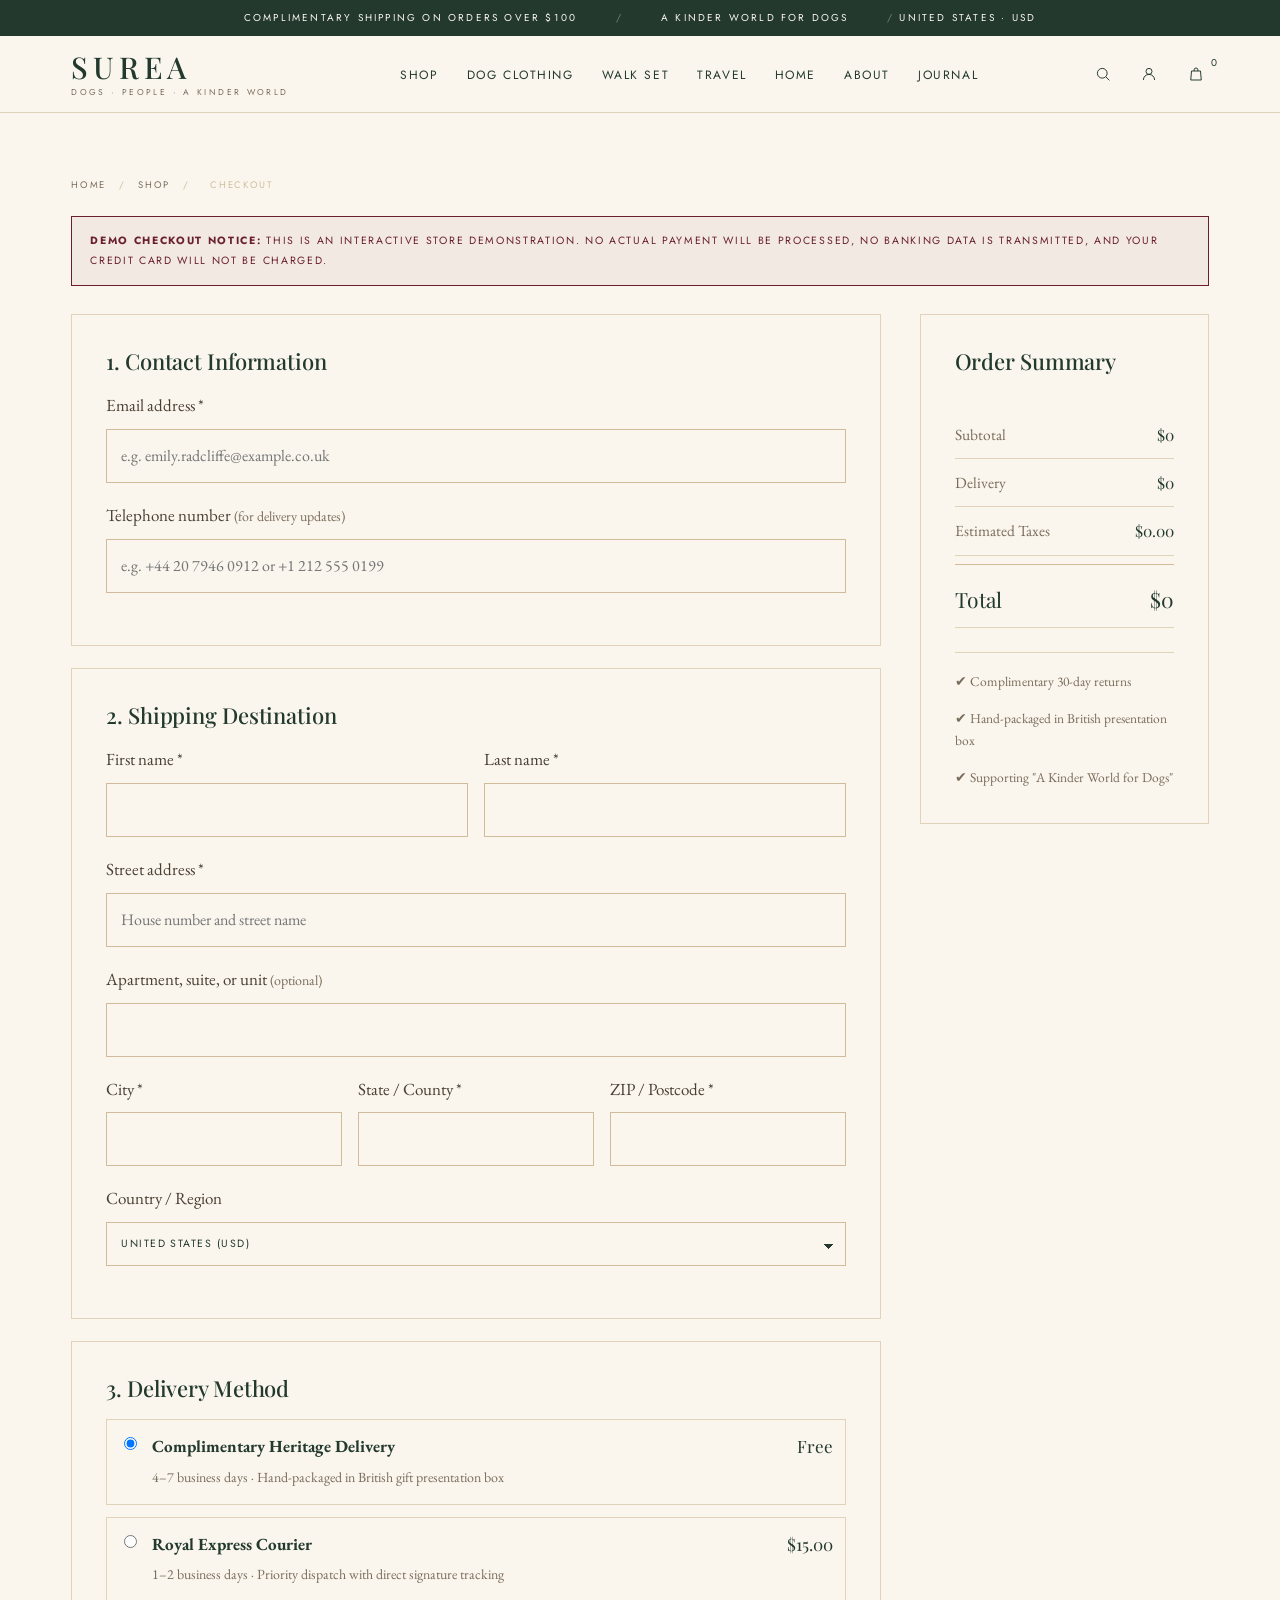
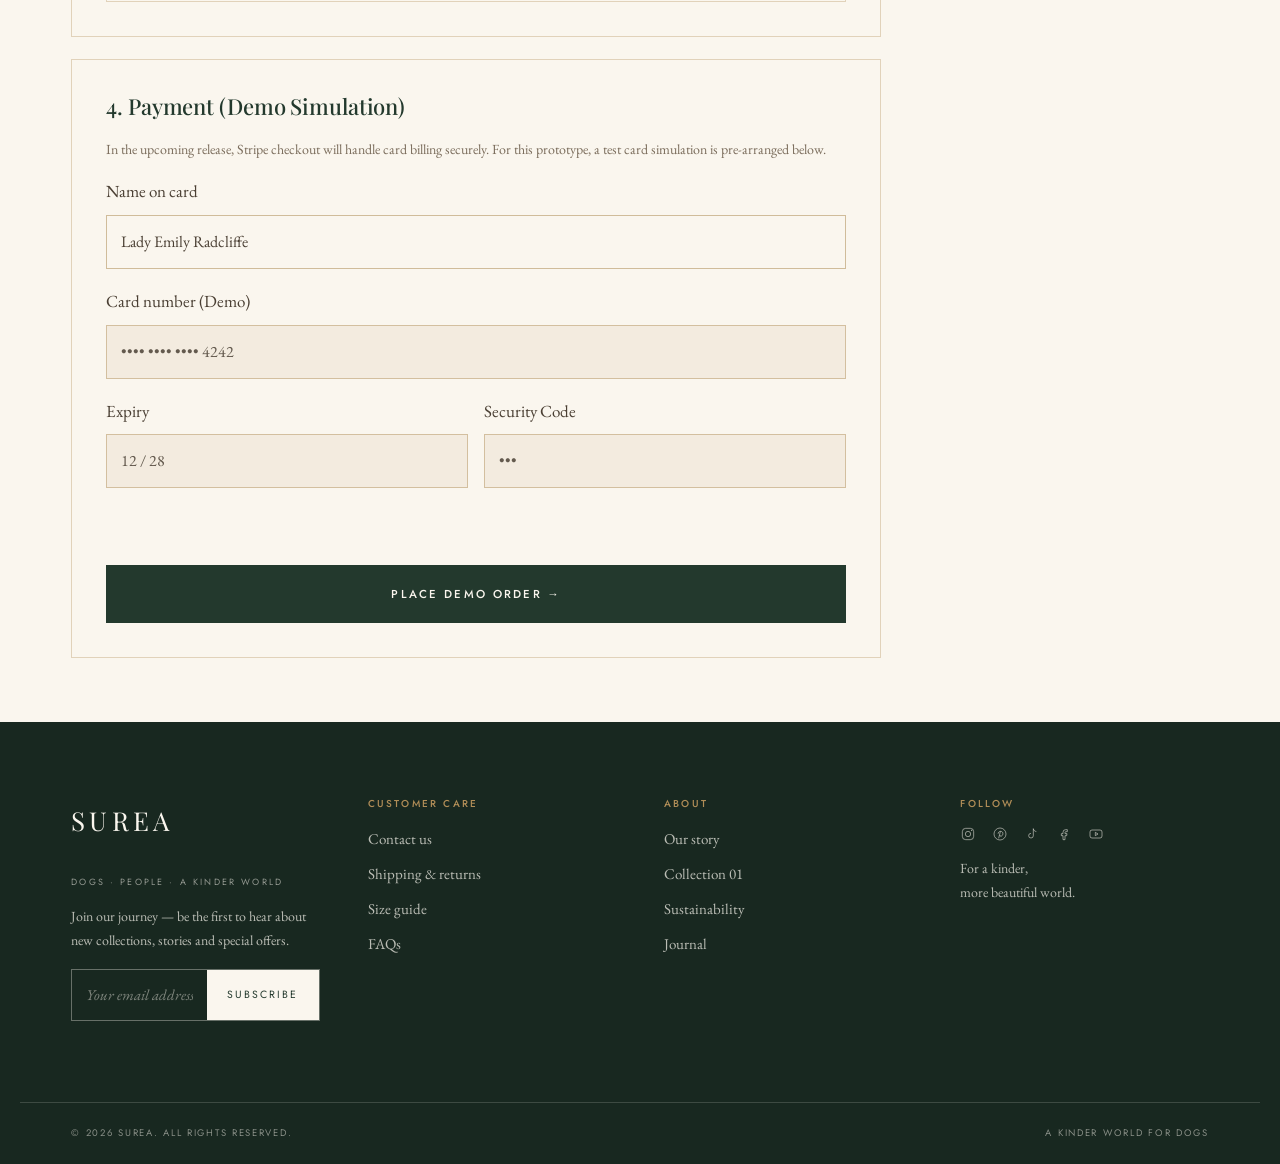
<file: checkout.html>
<!DOCTYPE html>
<html lang="en">
<head>
<meta charset="utf-8">
<meta name="viewport" content="width=device-width, initial-scale=1">
<title>Checkout — SUREA | British Heritage for Dogs</title>
<meta name="description" content="Complete your SUREA order. Heritage clothing and timeless lifestyle pieces for your dog.">
<meta name="theme-color" content="#23392d">
<meta property="og:title" content="Checkout — SUREA">
<meta property="og:description" content="Complimentary shipping on orders over $100.">
<meta property="og:type" content="website">
<link rel="preconnect" href="https://fonts.googleapis.com">
<link rel="preconnect" href="https://fonts.gstatic.com" crossorigin>
<link href="https://fonts.googleapis.com/css2?family=Playfair+Display:ital,wght@0,400;0,500;1,400&family=EB+Garamond:ital,wght@0,400;0,500;1,400&family=Jost:wght@400;500&family=Pinyon+Script&display=swap" rel="stylesheet">
<link rel="stylesheet" href="assets/css/site.css">
</head>
<body>
<a class="skip-link" href="#main">Skip to content</a>

<div class="announce">
  <div class="wrap announce__inner">
    <span>Complimentary shipping on orders over $100</span>
    <span class="announce__sep" aria-hidden="true">/</span>
    <span>A kinder world for dogs</span>
    <span class="announce__right"><span class="announce__sep" aria-hidden="true">/</span> United States · USD</span>
  </div>
</div>

<header class="site-header">
  <div class="wrap site-header__inner">
    <button class="burger" type="button" data-nav-toggle aria-expanded="false" aria-label="Open menu"><span></span><span></span><span></span></button>
    <a class="wordmark" href="index.html">
      <span class="wordmark__name">SUREA</span>
      <span class="wordmark__tag">Dogs · People · A Kinder World</span>
    </a>
    <nav class="nav" aria-label="Primary">
      <ul class="nav__list">
        <li><a class="nav__link" href="shop.html">Shop</a></li>
        <li><a class="nav__link" href="shop.html?cat=clothing">Dog Clothing</a></li>
        <li><a class="nav__link" href="shop.html?cat=walk">Walk Set</a></li>
        <li><a class="nav__link" href="shop.html?cat=travel">Travel</a></li>
        <li><a class="nav__link" href="shop.html?cat=home">Home</a></li>
        <li><a class="nav__link" href="about.html">About</a></li>
        <li><a class="nav__link" href="journal.html">Journal</a></li>
      </ul>
    </nav>
    <div class="header-tools">
      <button class="tool" type="button" data-search-toggle aria-label="Search the collection"><span data-icon="search"></span></button>
      <a class="tool" href="contact.html" aria-label="Customer care"><span data-icon="user"></span></a>
      <button class="tool" type="button" data-open-bag aria-label="Open your shopping bag">
        <span data-icon="bag"></span><span class="tool__count" data-bag-count>0</span>
      </button>
    </div>
  </div>
  <nav class="mobile-nav" data-mobile-nav aria-label="Mobile">
    <ul>
      <li><a href="shop.html">Shop all</a></li>
      <li><a href="shop.html?cat=clothing">Dog Clothing</a></li>
      <li><a href="shop.html?cat=walk">Walk Set</a></li>
      <li><a href="shop.html?cat=travel">Travel</a></li>
      <li><a href="shop.html?cat=home">Home &amp; Beds</a></li>
      <li><a href="collection.html">Collection 01</a></li>
      <li><a href="about.html">About</a></li>
      <li><a href="journal.html">Journal</a></li>
      <li><a href="size-guide.html">Size Guide</a></li>
    </ul>
  </nav>
</header>

<main id="main">
  <div class="wrap" style="padding-block: clamp(32px, 5vw, 64px);">
    <nav class="breadcrumbs" aria-label="Breadcrumb">
      <a href="index.html">Home</a>
      <span aria-hidden="true">/</span>
      <a href="shop.html">Shop</a>
      <span aria-hidden="true">/</span>
      <span>Checkout</span>
    </nav>

    <!-- Empty bag notice -->
    <div class="empty-state" id="checkout-empty" style="display: none;">
      <h1 class="h-2">Your Shopping Bag is Empty</h1>
      <p class="mt-s">Please select your favourite pieces from our collection before proceeding to checkout.</p>
      <p class="mt-m"><a class="btn btn--solid" href="shop.html">Discover the collection <span class="arrow" data-icon="arrow"></span></a></p>
    </div>

    <!-- Active checkout view -->
    <div id="checkout-active">
      <!-- Mandatory Demo Notice -->
      <div class="demo-note" role="status">
        <strong>Demo Checkout Notice:</strong> This is an interactive store demonstration. No actual payment will be processed, no banking data is transmitted, and your credit card will not be charged.
      </div>

      <div class="checkout-grid">
        <!-- Form Section -->
        <div>
          <form id="checkout-form" novalidate>
            <!-- Step 1: Contact -->
            <div class="panel">
              <h2 class="panel__title">1. Contact Information</h2>
              <div class="field">
                <label for="c-email">Email address <span aria-hidden="true">*</span></label>
                <input type="email" id="c-email" name="email" placeholder="e.g. emily.radcliffe@example.co.uk" required autocomplete="email">
              </div>
              <div class="field">
                <label for="c-phone">Telephone number <span class="small muted">(for delivery updates)</span></label>
                <input type="tel" id="c-phone" name="phone" placeholder="e.g. +44 20 7946 0912 or +1 212 555 0199" autocomplete="tel">
              </div>
            </div>

            <!-- Step 2: Shipping -->
            <div class="panel">
              <h2 class="panel__title">2. Shipping Destination</h2>
              <div style="display: grid; grid-template-columns: 1fr 1fr; gap: 16px;">
                <div class="field">
                  <label for="c-fname">First name <span aria-hidden="true">*</span></label>
                  <input type="text" id="c-fname" name="fname" required autocomplete="given-name">
                </div>
                <div class="field">
                  <label for="c-lname">Last name <span aria-hidden="true">*</span></label>
                  <input type="text" id="c-lname" name="lname" required autocomplete="family-name">
                </div>
              </div>
              <div class="field">
                <label for="c-addr">Street address <span aria-hidden="true">*</span></label>
                <input type="text" id="c-addr" name="addr" placeholder="House number and street name" required autocomplete="street-address">
              </div>
              <div class="field">
                <label for="c-suite">Apartment, suite, or unit <span class="small muted">(optional)</span></label>
                <input type="text" id="c-suite" name="suite" autocomplete="address-line2">
              </div>
              <div style="display: grid; grid-template-columns: 1fr 1fr 1fr; gap: 16px;">
                <div class="field">
                  <label for="c-city">City <span aria-hidden="true">*</span></label>
                  <input type="text" id="c-city" name="city" required autocomplete="address-level2">
                </div>
                <div class="field">
                  <label for="c-state">State / County <span aria-hidden="true">*</span></label>
                  <input type="text" id="c-state" name="state" required autocomplete="address-level1">
                </div>
                <div class="field">
                  <label for="c-postcode">ZIP / Postcode <span aria-hidden="true">*</span></label>
                  <input type="text" id="c-postcode" name="postcode" required autocomplete="postal-code">
                </div>
              </div>
              <div class="field">
                <label for="c-country">Country / Region</label>
                <select id="c-country" name="country" style="width: 100%; padding: 12px 14px;">
                  <option value="US">United States (USD)</option>
                  <option value="GB">United Kingdom (USD)</option>
                  <option value="CA">Canada (USD)</option>
                </select>
              </div>
            </div>

            <!-- Step 3: Shipping Method -->
            <div class="panel">
              <h2 class="panel__title">3. Delivery Method</h2>
              <div style="display: grid; gap: 12px;">
                <label style="display: flex; align-items: flex-start; gap: 12px; cursor: pointer; padding: 12px; border: 1px solid var(--line);">
                  <input type="radio" name="shipping_method" value="standard" checked style="margin-top: 5px;">
                  <div>
                    <strong style="color: var(--forest); display: block;">Complimentary Heritage Delivery</strong>
                    <span class="small muted">4–7 business days · Hand-packaged in British gift presentation box</span>
                  </div>
                  <span style="margin-left: auto; font-family: var(--display); color: var(--forest);" id="ship-cost-display">Free</span>
                </label>
                <label style="display: flex; align-items: flex-start; gap: 12px; cursor: pointer; padding: 12px; border: 1px solid var(--line);">
                  <input type="radio" name="shipping_method" value="express" style="margin-top: 5px;">
                  <div>
                    <strong style="color: var(--forest); display: block;">Royal Express Courier</strong>
                    <span class="small muted">1–2 business days · Priority dispatch with direct signature tracking</span>
                  </div>
                  <span style="margin-left: auto; font-family: var(--display); color: var(--forest);">$15.00</span>
                </label>
              </div>
            </div>

            <!-- Step 4: Payment Simulation -->
            <div class="panel">
              <h2 class="panel__title">4. Payment (Demo Simulation)</h2>
              <p class="small muted" style="margin-bottom: 16px;">
                In the upcoming release, Stripe checkout will handle card billing securely. For this prototype, a test card simulation is pre-arranged below.
              </p>
              <div class="field">
                <label for="c-card-name">Name on card</label>
                <input type="text" id="c-card-name" value="Lady Emily Radcliffe" placeholder="Name on card">
              </div>
              <div class="field">
                <label for="c-card-num">Card number (Demo)</label>
                <input type="text" id="c-card-num" value="•••• •••• •••• 4242" disabled style="background: var(--cream); opacity: 0.85;">
              </div>
              <div style="display: grid; grid-template-columns: 1fr 1fr; gap: 16px;">
                <div class="field">
                  <label for="c-card-exp">Expiry</label>
                  <input type="text" id="c-card-exp" value="12 / 28" disabled style="background: var(--cream); opacity: 0.85;">
                </div>
                <div class="field">
                  <label for="c-card-cvc">Security Code</label>
                  <input type="text" id="c-card-cvc" value="•••" disabled style="background: var(--cream); opacity: 0.85;">
                </div>
              </div>
              <p class="form-note" id="checkout-error" style="color: var(--oxblood); font-weight: 500;"></p>
              <button class="btn btn--solid btn--full" type="submit" id="place-order-btn" style="margin-top: 14px; padding: 18px 24px;">
                Place Demo Order &rarr;
              </button>
            </div>
          </form>
        </div>

        <!-- Summary Column -->
        <div>
          <div class="panel" style="position: sticky; top: 80px;">
            <h2 class="panel__title">Order Summary</h2>
            <div id="checkout-items-list" style="margin-bottom: 20px; max-height: 400px; overflow-y: auto; padding-right: 4px;"></div>

            <div class="summary-row">
              <span class="muted">Subtotal</span>
              <span id="sum-subtotal" style="font-family: var(--display); color: var(--forest);">$0</span>
            </div>
            <div class="summary-row">
              <span class="muted">Delivery</span>
              <span id="sum-shipping" style="font-family: var(--display); color: var(--forest);">$0</span>
            </div>
            <div class="summary-row">
              <span class="muted">Estimated Taxes</span>
              <span id="sum-taxes" style="font-family: var(--display); color: var(--forest);">$0.00</span>
            </div>
            <div class="summary-row summary-row--total">
              <span>Total</span>
              <span id="sum-total">$0</span>
            </div>

            <div style="margin-top: 24px; padding-top: 18px; border-top: 1px solid var(--line); font-size: 13.5px; color: var(--muted); line-height: 1.6;">
              <p>✔ Complimentary 30-day returns</p>
              <p>✔ Hand-packaged in British presentation box</p>
              <p>✔ Supporting "A Kinder World for Dogs"</p>
            </div>
          </div>
        </div>
      </div>
    </div>

    <!-- Order Confirmation View -->
    <div id="checkout-confirmation" style="display: none; max-width: 680px; margin-inline: auto; text-align: center; padding-block: 40px;">
      <div class="crest-divider"><span data-icon="crown"></span></div>
      <p class="eyebrow">Demo Order Placed</p>
      <h1 class="h-1" style="margin-bottom: 14px;">Thank You for Your Order</h1>
      <p class="script" style="color: var(--forest); font-size: 32px; margin-bottom: 24px;">Same Adventures, Brighter Days</p>

      <div class="panel" style="text-align: left; margin-bottom: 28px;">
        <div style="display: flex; justify-content: space-between; border-bottom: 1px solid var(--line); padding-bottom: 12px; margin-bottom: 16px;">
          <span class="muted">Order Reference:</span>
          <strong id="conf-order-num" style="font-family: var(--label); letter-spacing: 0.14em; color: var(--forest);">#SR-2026-89412</strong>
        </div>
        <p class="small">A simulated confirmation and tracking dispatch note has been queued for <strong id="conf-email">your email</strong>.</p>
        <p class="small mt-s">Your pieces will be prepared by our team and dispatched in our signature presentation box.</p>
        <div class="demo-note mt-m" style="margin-bottom: 0;">
          <strong>Prototype Confirmation:</strong> This order was completed in local demo mode. No charges were made.
        </div>
      </div>

      <div class="btn-group" style="justify-content: center;">
        <a class="btn btn--solid" href="shop.html">Continue Shopping <span class="arrow" data-icon="arrow"></span></a>
        <a class="btn" href="index.html">Return to Homepage</a>
      </div>
    </div>
  </div>
</main>

<footer class="site-footer">
  <div class="wrap">
    <div class="footer-grid">
      <div>
        <p class="footer-brand__name">SUREA</p>
        <p class="footer-brand__tag">Dogs · People · A Kinder World</p>
        <p class="mt-s small">Join our journey — be the first to hear about new collections, stories and special offers.</p>
        <form class="subscribe" data-subscribe novalidate>
          <label class="skip-link" for="subscribe-email">Email address</label>
          <input id="subscribe-email" type="email" placeholder="Your email address" autocomplete="email" required>
          <button type="submit">Subscribe</button>
        </form>
        <p class="form-note" data-form-note></p>
      </div>
      <div>
        <h4>Customer Care</h4>
        <ul>
          <li><a href="contact.html">Contact us</a></li>
          <li><a href="shipping-returns.html">Shipping &amp; returns</a></li>
          <li><a href="size-guide.html">Size guide</a></li>
          <li><a href="contact.html#faqs">FAQs</a></li>
        </ul>
      </div>
      <div>
        <h4>About</h4>
        <ul>
          <li><a href="about.html">Our story</a></li>
          <li><a href="collection.html">Collection 01</a></li>
          <li><a href="about.html#sustainability">Sustainability</a></li>
          <li><a href="journal.html">Journal</a></li>
        </ul>
      </div>
      <div>
        <h4>Follow</h4>
        <div class="socials">
          <a href="#" aria-label="Instagram"><span data-icon="instagram"></span></a>
          <a href="#" aria-label="Pinterest"><span data-icon="pinterest"></span></a>
          <a href="#" aria-label="TikTok"><span data-icon="tiktok"></span></a>
          <a href="#" aria-label="Facebook"><span data-icon="facebook"></span></a>
          <a href="#" aria-label="YouTube"><span data-icon="youtube"></span></a>
        </div>
        <p class="small mt-s">For a kinder,<br>more beautiful world.</p>
      </div>
    </div>
  </div>
  <div class="wrap footer-bottom">
    <span>© <span data-year>2026</span> SUREA. All rights reserved.</span>
    <span>A kinder world for dogs</span>
  </div>
</footer>

<script src="assets/js/data.js"></script>
<script src="assets/js/cart.js"></script>
<script src="assets/js/main.js"></script>
<script>
document.addEventListener("DOMContentLoaded", function () {
  var emptyView = document.getElementById("checkout-empty");
  var activeView = document.getElementById("checkout-active");
  var confView = document.getElementById("checkout-confirmation");

  var itemsList = document.getElementById("checkout-items-list");
  var subtotalEl = document.getElementById("sum-subtotal");
  var shipEl = document.getElementById("sum-shipping");
  var shipCostDisplay = document.getElementById("ship-cost-display");
  var totalEl = document.getElementById("sum-total");
  var form = document.getElementById("checkout-form");
  var errorNote = document.getElementById("checkout-error");

  function refresh() {
    var s = window.SUREA_cart.summary();
    if (!s.lines.length) {
      emptyView.style.display = "block";
      activeView.style.display = "none";
      confView.style.display = "none";
      return;
    }

    emptyView.style.display = "none";
    activeView.style.display = "block";
    confView.style.display = "none";

    // Render items
    itemsList.innerHTML = s.lines.map(function (item) {
      return '<div style="display: flex; gap: 14px; margin-bottom: 14px; align-items: center; border-bottom: 1px solid var(--line); padding-bottom: 12px;">' +
        '<div style="width: 54px; height: 64px; background: var(--cream); border: 1px solid var(--line); flex-shrink: 0; overflow: hidden;">' +
          '<img src="' + SUREAui.esc(item.image) + '" alt="' + SUREAui.esc(item.name) + '" style="width:100%; height:100%; object-fit:cover;">' +
        '</div>' +
        '<div style="flex: 1; min-width: 0;">' +
          '<h3 style="font-family: var(--display); font-size: 15px; color: var(--forest); margin: 0;">' + SUREAui.esc(item.name) + '</h3>' +
          '<p class="small muted" style="margin: 2px 0 0;">Size: ' + SUREAui.esc(item.size) + ' · Qty: ' + item.qty + '</p>' +
        '</div>' +
        '<span style="font-family: var(--display); font-size: 15px; color: var(--forest);">' + window.SUREA.money(item.total) + '</span>' +
      '</div>';
    }).join("");

    // Calculate delivery
    var isExpress = form.querySelector('input[name="shipping_method"]:checked').value === "express";
    var standardCost = s.qualifies ? 0 : 10;
    shipCostDisplay.textContent = standardCost === 0 ? "Free" : "$10.00";

    var shippingFee = isExpress ? 15 : standardCost;
    var finalTotal = s.subtotal + shippingFee;

    subtotalEl.textContent = window.SUREA.money(s.subtotal);
    shipEl.textContent = shippingFee === 0 ? "Complimentary" : window.SUREA.money(shippingFee);
    totalEl.textContent = window.SUREA.money(finalTotal);
  }

  // Handle shipping radio changes
  form.querySelectorAll('input[name="shipping_method"]').forEach(function (radio) {
    radio.addEventListener("change", refresh);
  });

  // Handle Form Submit
  form.addEventListener("submit", function (e) {
    e.preventDefault();
    errorNote.textContent = "";

    var email = document.getElementById("c-email").value.trim();
    var fname = document.getElementById("c-fname").value.trim();
    var lname = document.getElementById("c-lname").value.trim();
    var addr = document.getElementById("c-addr").value.trim();
    var city = document.getElementById("c-city").value.trim();
    var postcode = document.getElementById("c-postcode").value.trim();

    if (!email || !fname || !lname || !addr || !city || !postcode) {
      errorNote.textContent = "Please complete all mandatory delivery fields (*).";
      return;
    }

    // Generate simulated order confirmation number
    var randNum = Math.floor(10000 + Math.random() * 90000);
    var orderNum = "#SR-2026-" + randNum;

    document.getElementById("conf-order-num").textContent = orderNum;
    document.getElementById("conf-email").textContent = email;

    // Clear cart and switch view
    window.SUREA_cart.clear();
    activeView.style.display = "none";
    confView.style.display = "block";
    window.scrollTo({ top: 0, behavior: "smooth" });
  });

  // Listen to cart changes
  window.SUREA_cart.onChange(refresh);
  refresh();
});
</script>
</body>
</html>
</file>
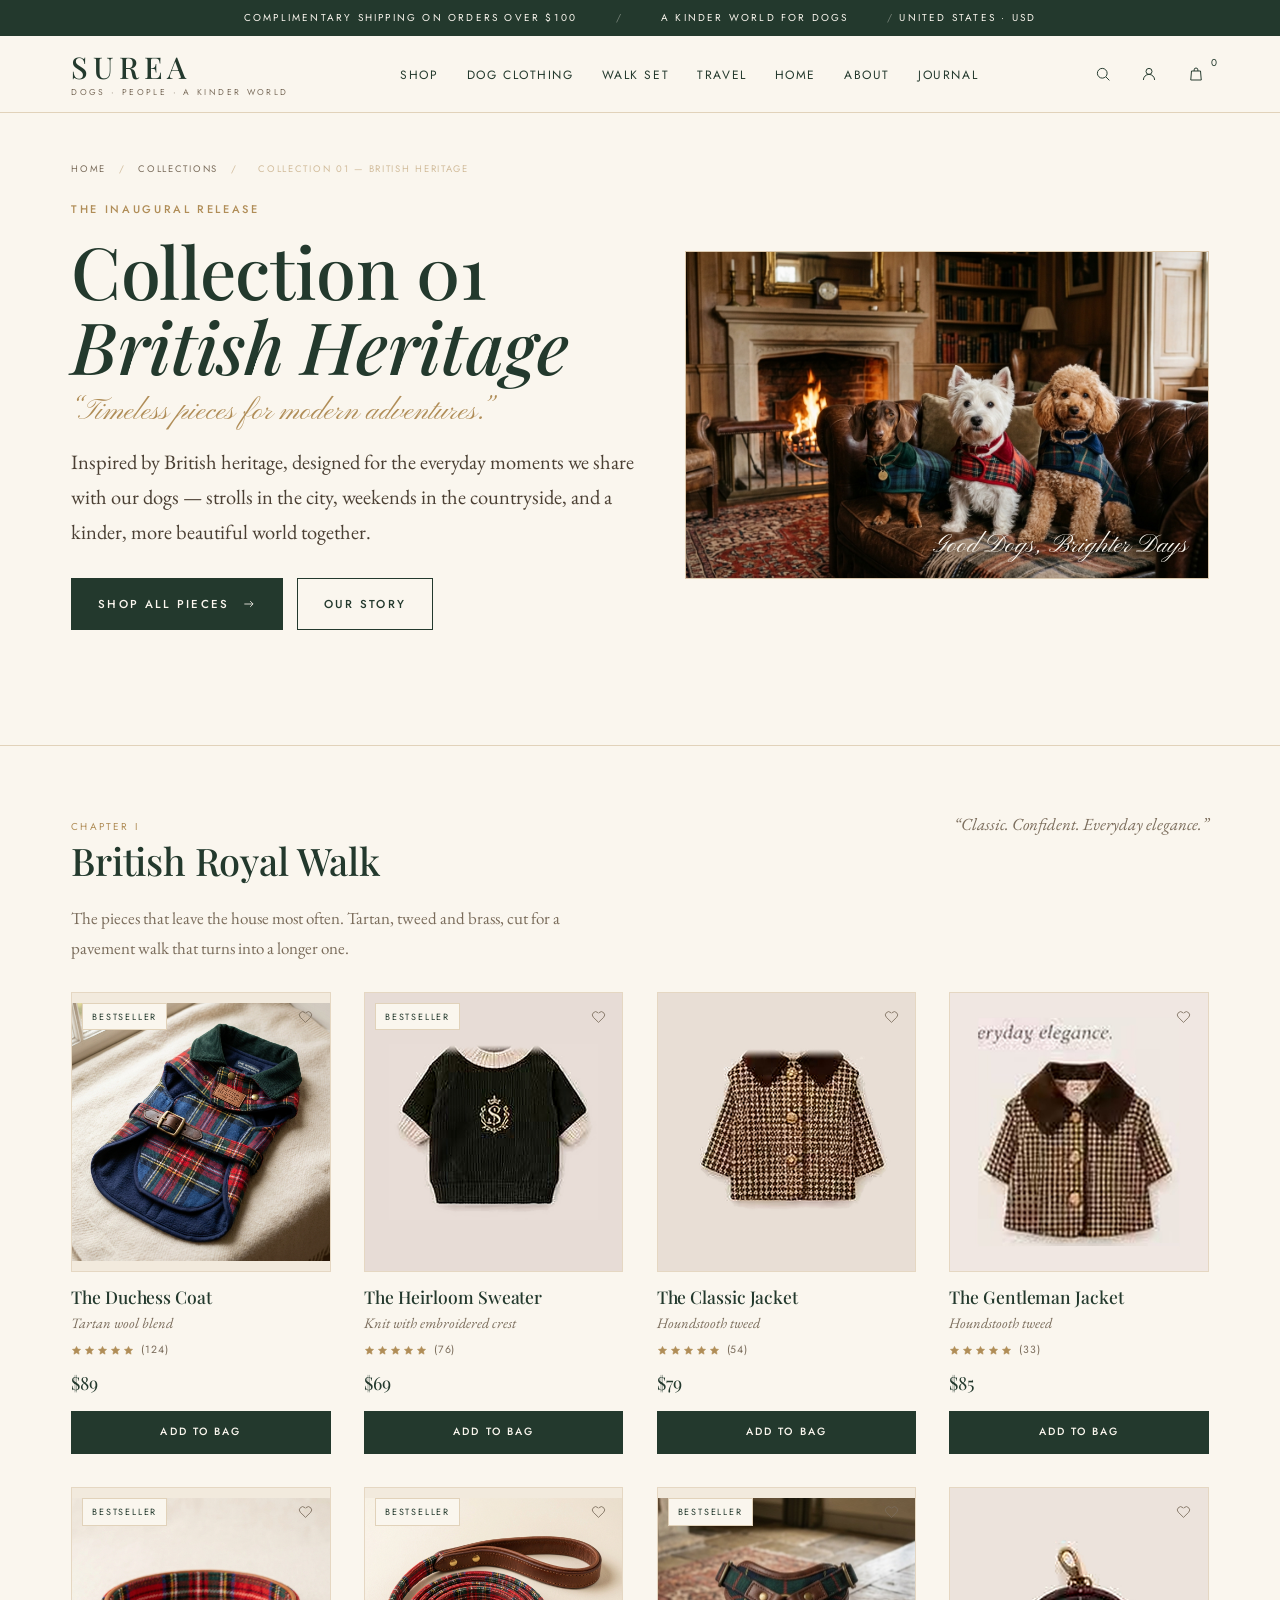
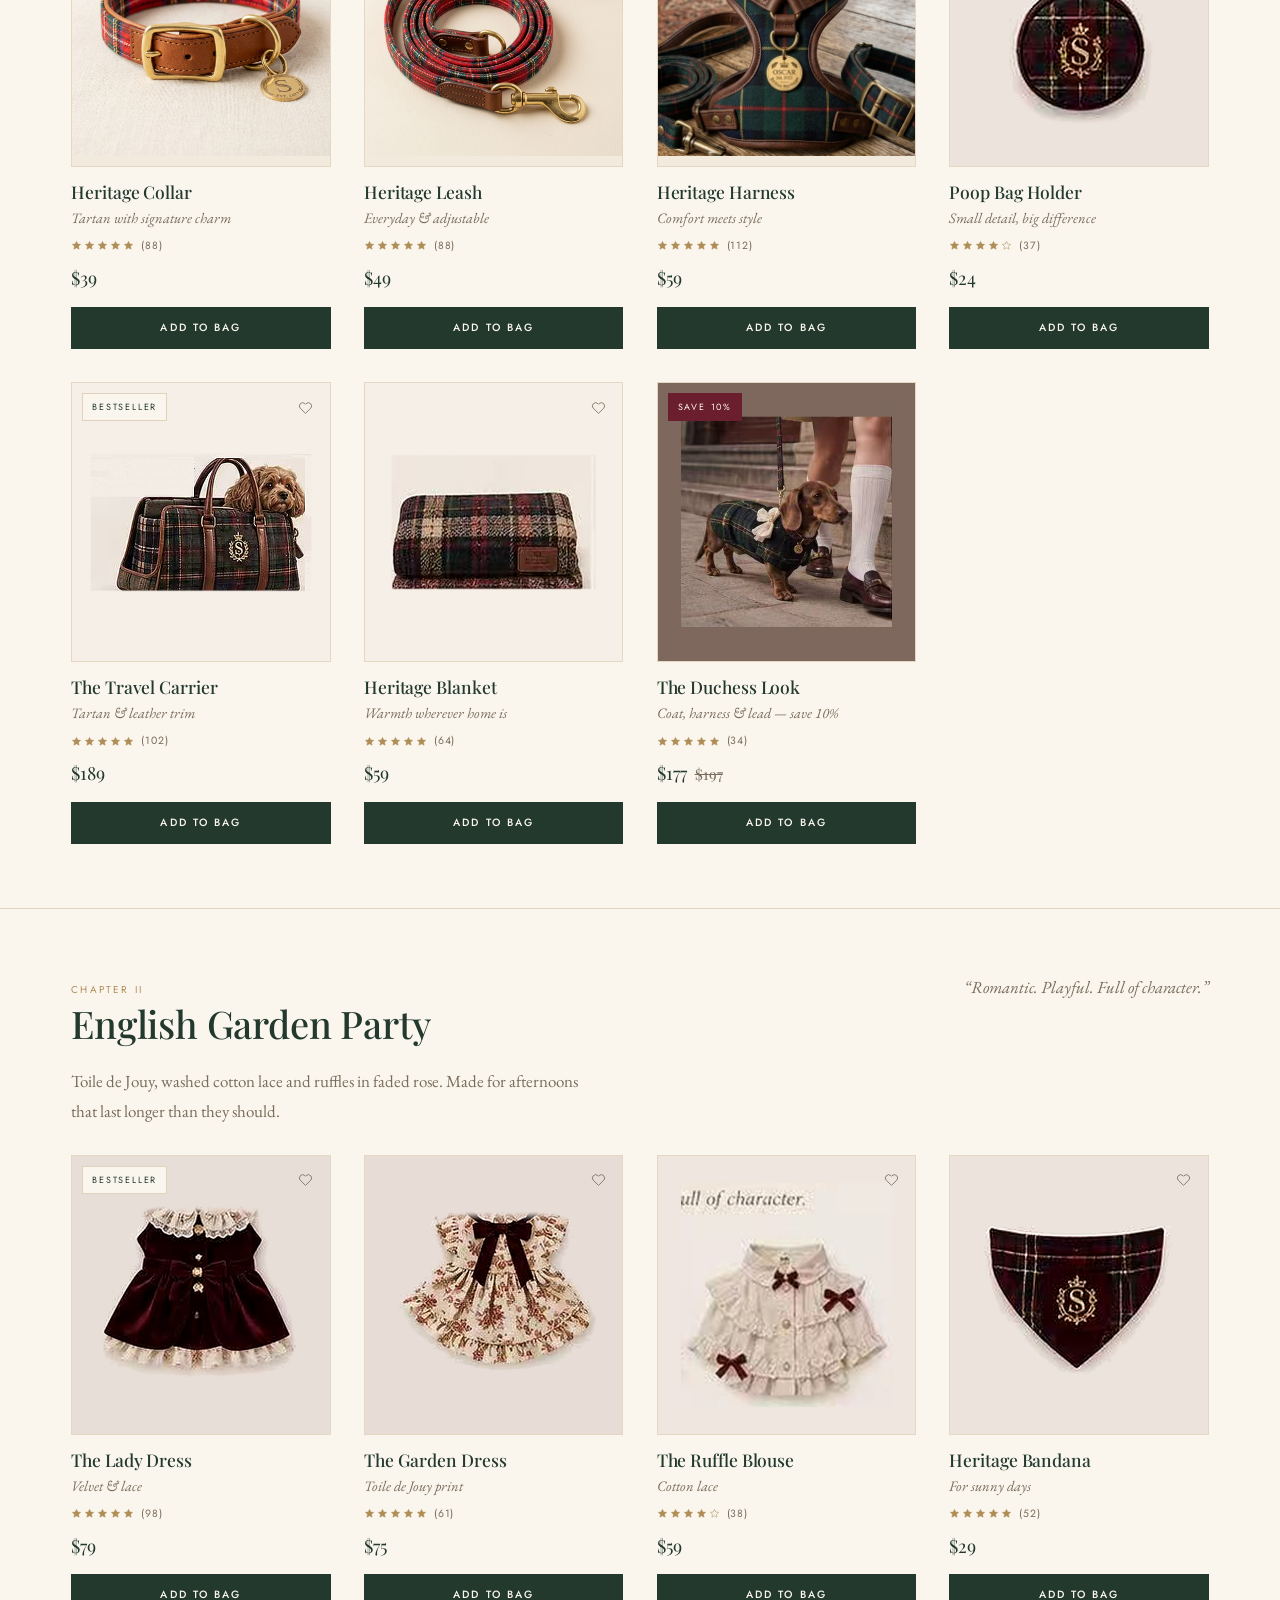
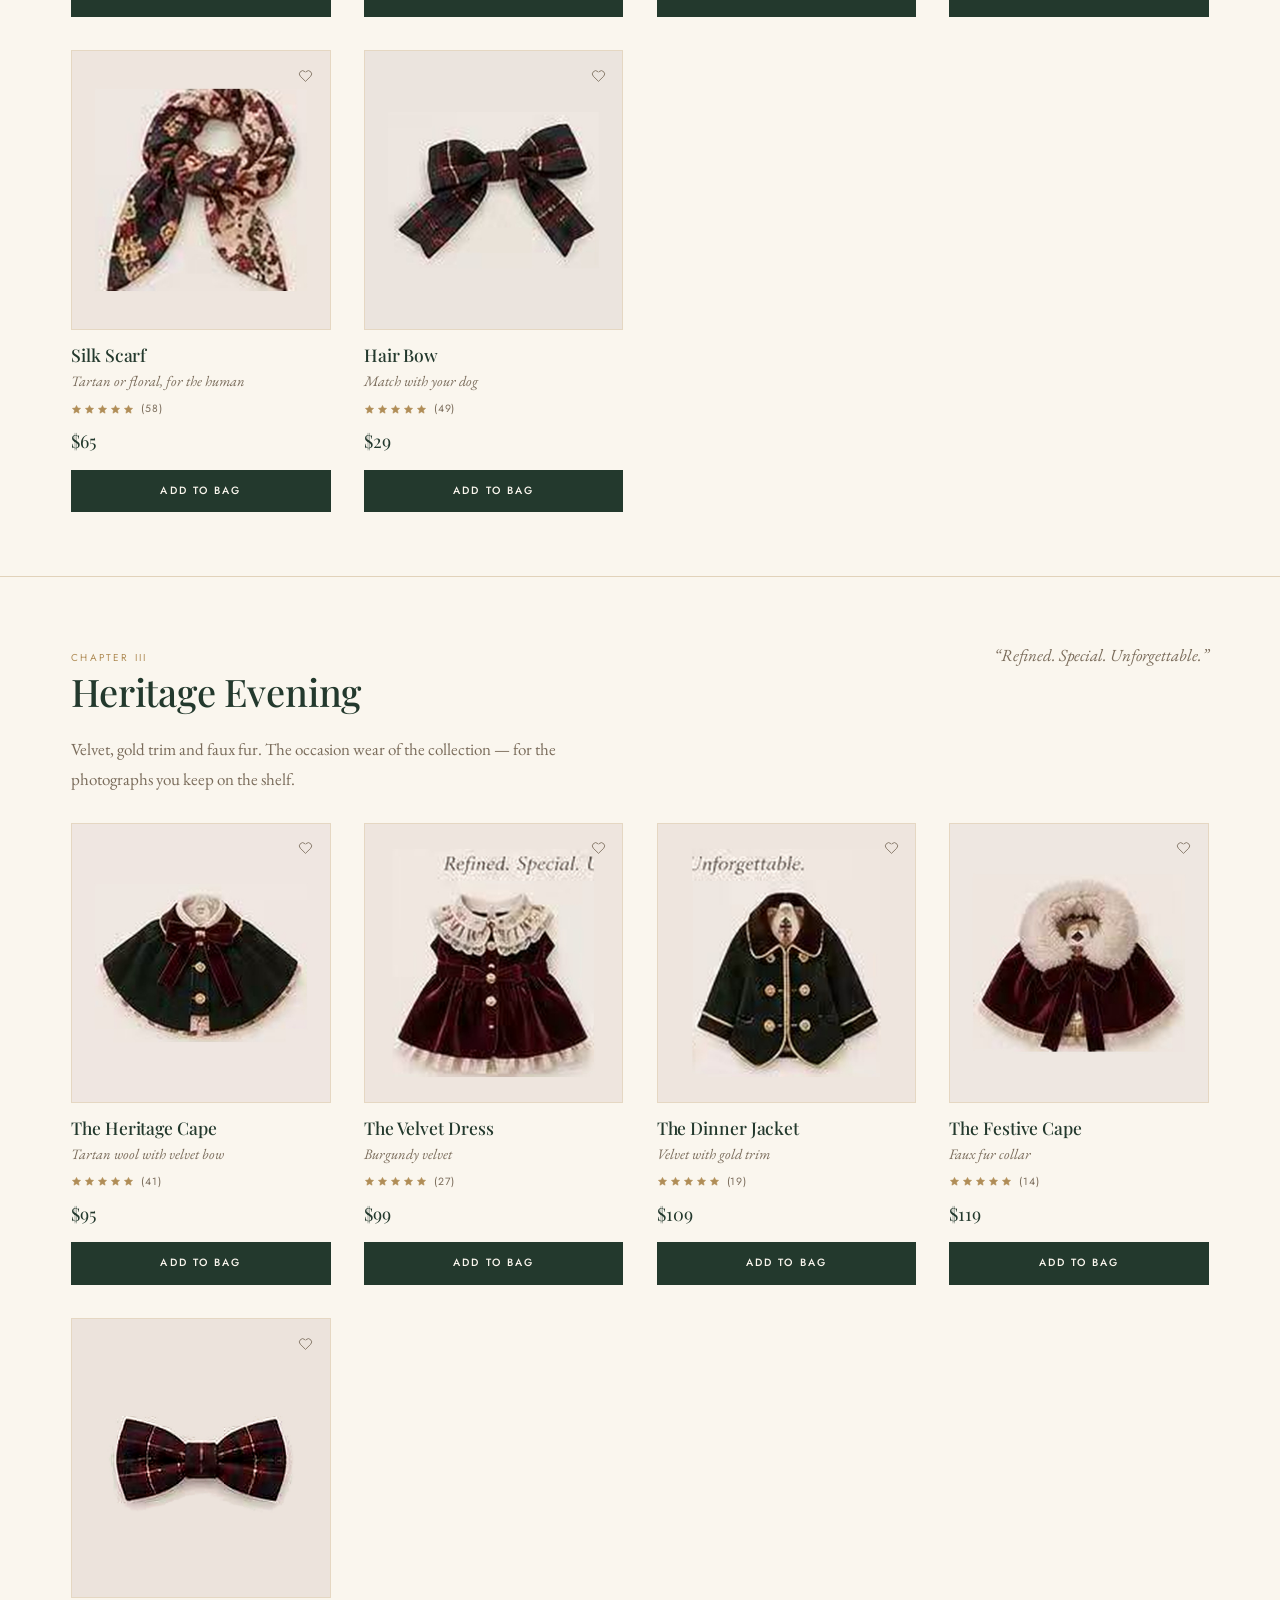
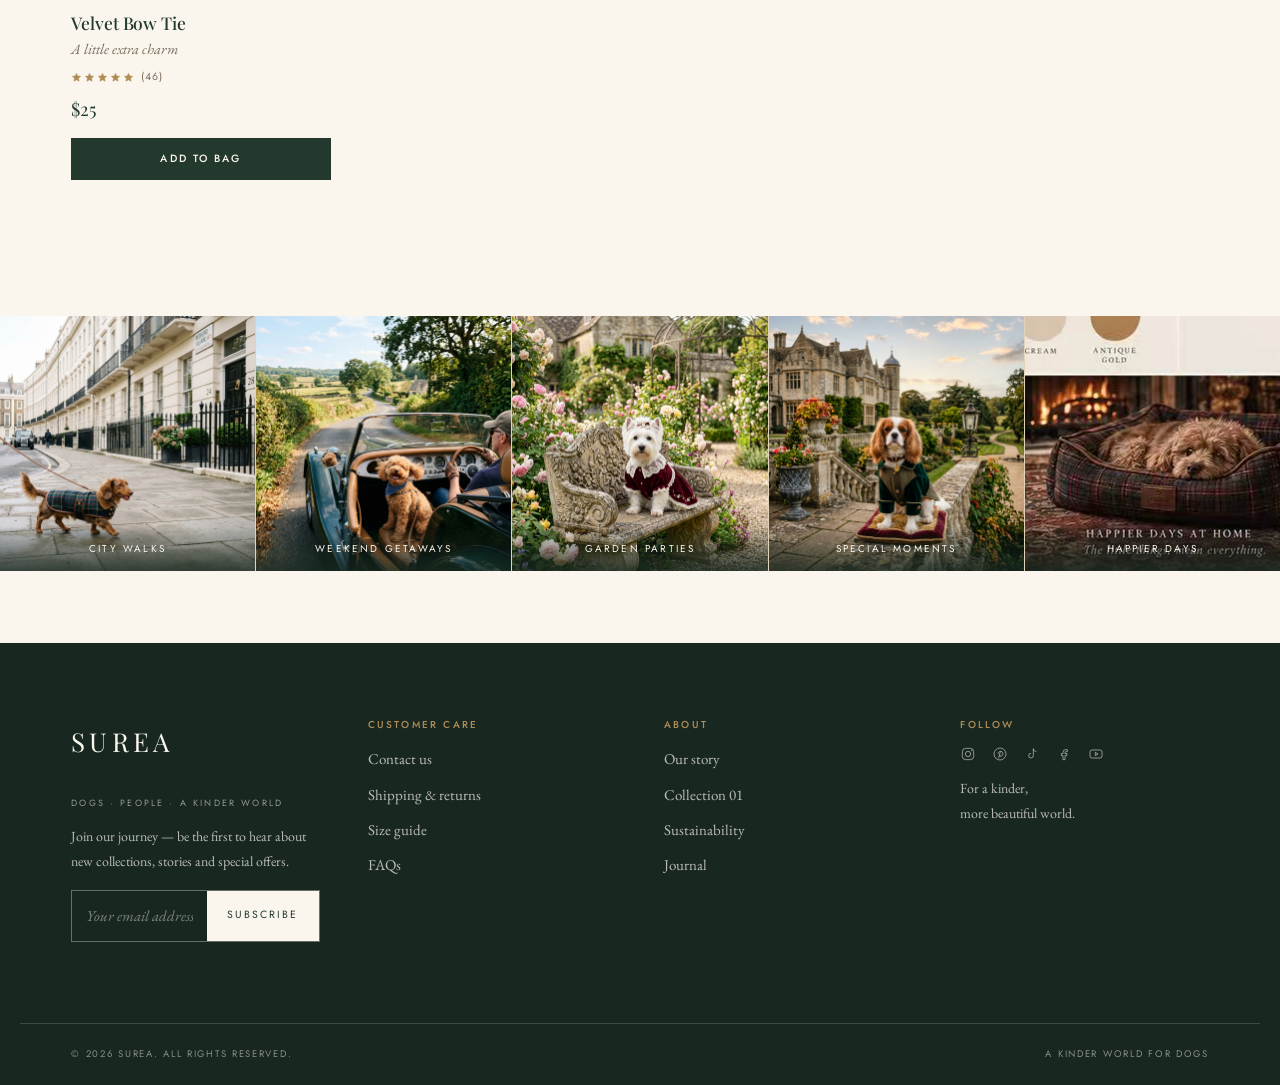
<file: collection.html>
<!DOCTYPE html>
<html lang="en">
<head>
<meta charset="utf-8">
<meta name="viewport" content="width=device-width, initial-scale=1">
<title>Collection 01: British Heritage — SUREA</title>
<meta name="description" content="Discover Collection 01 British Heritage by SUREA: Royal Walk, Garden Party, and Heritage Evening pieces crafted for dogs and their companions.">
<meta name="theme-color" content="#23392d">
<meta property="og:title" content="Collection 01: British Heritage — SUREA">
<meta property="og:description" content="Timeless pieces for modern adventures.">
<meta property="og:type" content="website">
<meta property="og:image" content="assets/img/hero-hearth.jpg">
<link rel="preconnect" href="https://fonts.googleapis.com">
<link rel="preconnect" href="https://fonts.gstatic.com" crossorigin>
<link href="https://fonts.googleapis.com/css2?family=Playfair+Display:ital,wght@0,400;0,500;1,400&family=EB+Garamond:ital,wght@0,400;0,500;1,400&family=Jost:wght@400;500&family=Pinyon+Script&display=swap" rel="stylesheet">
<link rel="stylesheet" href="assets/css/site.css">
</head>
<body>
<a class="skip-link" href="#main">Skip to content</a>

<div class="announce">
  <div class="wrap announce__inner">
    <span>Complimentary shipping on orders over $100</span>
    <span class="announce__sep" aria-hidden="true">/</span>
    <span>A kinder world for dogs</span>
    <span class="announce__right"><span class="announce__sep" aria-hidden="true">/</span> United States · USD</span>
  </div>
</div>

<header class="site-header">
  <div class="wrap site-header__inner">
    <button class="burger" type="button" data-nav-toggle aria-expanded="false" aria-label="Open menu"><span></span><span></span><span></span></button>
    <a class="wordmark" href="index.html">
      <span class="wordmark__name">SUREA</span>
      <span class="wordmark__tag">Dogs · People · A Kinder World</span>
    </a>
    <nav class="nav" aria-label="Primary">
      <ul class="nav__list">
        <li><a class="nav__link" href="shop.html">Shop</a></li>
        <li><a class="nav__link" href="shop.html?cat=clothing">Dog Clothing</a></li>
        <li><a class="nav__link" href="shop.html?cat=walk">Walk Set</a></li>
        <li><a class="nav__link" href="shop.html?cat=travel">Travel</a></li>
        <li><a class="nav__link" href="shop.html?cat=home">Home</a></li>
        <li><a class="nav__link" href="about.html">About</a></li>
        <li><a class="nav__link" href="journal.html">Journal</a></li>
      </ul>
    </nav>
    <div class="header-tools">
      <button class="tool" type="button" data-search-toggle aria-label="Search the collection"><span data-icon="search"></span></button>
      <a class="tool" href="contact.html" aria-label="Customer care"><span data-icon="user"></span></a>
      <button class="tool" type="button" data-open-bag aria-label="Open your shopping bag">
        <span data-icon="bag"></span><span class="tool__count" data-bag-count>0</span>
      </button>
    </div>
  </div>
  <nav class="mobile-nav" data-mobile-nav aria-label="Mobile">
    <ul>
      <li><a href="shop.html">Shop all</a></li>
      <li><a href="shop.html?cat=clothing">Dog Clothing</a></li>
      <li><a href="shop.html?cat=walk">Walk Set</a></li>
      <li><a href="shop.html?cat=travel">Travel</a></li>
      <li><a href="shop.html?cat=home">Home &amp; Beds</a></li>
      <li><a href="collection.html" aria-current="page">Collection 01</a></li>
      <li><a href="about.html">About</a></li>
      <li><a href="journal.html">Journal</a></li>
      <li><a href="size-guide.html">Size Guide</a></li>
    </ul>
  </nav>
</header>

<main id="main">
  <section class="section" style="padding-top: clamp(28px, 4vw, 48px);">
    <div class="wrap">
      <nav class="breadcrumbs" aria-label="Breadcrumb">
        <a href="index.html">Home</a>
        <span aria-hidden="true">/</span>
        <a href="shop.html">Collections</a>
        <span aria-hidden="true">/</span>
        <span>Collection 01 — British Heritage</span>
      </nav>

      <div class="collection-head">
        <div>
          <p class="eyebrow">The Inaugural Release</p>
          <h1 class="h-display" style="margin-bottom: 12px;">Collection 01<br><span class="h-italic">British Heritage</span></h1>
          <p class="script" style="color: var(--gold); font-size: 30px; margin-bottom: 16px;">“Timeless pieces for modern adventures.”</p>
          <p class="lede">Inspired by British heritage, designed for the everyday moments we share with our dogs — strolls in the city, weekends in the countryside, and a kinder, more beautiful world together.</p>
          <div class="btn-group mt-m">
            <a class="btn btn--solid" href="shop.html">Shop all pieces <span class="arrow" data-icon="arrow"></span></a>
            <a class="btn" href="about.html">Our story</a>
          </div>
        </div>
        <div style="position: relative; background: var(--cream); border: 1px solid var(--line); overflow: hidden;">
          <img src="assets/img/hero-hearth.jpg" alt="Collection 01 Lookbook" style="width: 100%; aspect-ratio: 16 / 10; object-fit: cover;">
          <p class="script" style="position: absolute; right: 20px; bottom: 16px; color: var(--parchment); font-size: 26px; text-shadow: 0 1px 4px rgba(0,0,0,0.5);">Good Dogs, Brighter Days</p>
        </div>
      </div>
    </div>
  </section>

  <!-- Sub-series 1: Royal Walk -->
  <section class="series">
    <div class="wrap">
      <div class="series__head">
        <div>
          <span class="series__no">Chapter I</span>
          <h2 class="h-2">British Royal Walk</h2>
        </div>
        <p class="series__motto">“Classic. Confident. Everyday elegance.”</p>
      </div>
      <p class="muted" style="max-width: 64ch; margin-bottom: 28px;">
        The pieces that leave the house most often. Tartan, tweed and brass, cut for a pavement walk that turns into a longer one.
      </p>
      <div class="product-grid" id="series-royal-walk"></div>
    </div>
  </section>

  <!-- Sub-series 2: Garden Party -->
  <section class="series">
    <div class="wrap">
      <div class="series__head">
        <div>
          <span class="series__no">Chapter II</span>
          <h2 class="h-2">English Garden Party</h2>
        </div>
        <p class="series__motto">“Romantic. Playful. Full of character.”</p>
      </div>
      <p class="muted" style="max-width: 64ch; margin-bottom: 28px;">
        Toile de Jouy, washed cotton lace and ruffles in faded rose. Made for afternoons that last longer than they should.
      </p>
      <div class="product-grid" id="series-garden-party"></div>
    </div>
  </section>

  <!-- Sub-series 3: Heritage Evening -->
  <section class="series">
    <div class="wrap">
      <div class="series__head">
        <div>
          <span class="series__no">Chapter III</span>
          <h2 class="h-2">Heritage Evening</h2>
        </div>
        <p class="series__motto">“Refined. Special. Unforgettable.”</p>
      </div>
      <p class="muted" style="max-width: 64ch; margin-bottom: 28px;">
        Velvet, gold trim and faux fur. The occasion wear of the collection — for the photographs you keep on the shelf.
      </p>
      <div class="product-grid" id="series-heritage-evening"></div>
    </div>
  </section>

  <!-- Bottom photo band -->
  <section class="section--tight">
    <div class="band">
      <a class="band__cell" href="journal.html?post=city-walks"><img src="assets/img/journal-city.jpg" alt="City Walks" loading="lazy"><span class="band__caption">City Walks</span></a>
      <a class="band__cell" href="journal.html?post=weekend-getaways"><img src="assets/img/journal-weekend.jpg" alt="Weekend Getaways" loading="lazy"><span class="band__caption">Weekend Getaways</span></a>
      <a class="band__cell" href="journal.html?post=garden-parties"><img src="assets/img/journal-garden.jpg" alt="Garden Parties" loading="lazy"><span class="band__caption">Garden Parties</span></a>
      <a class="band__cell" href="journal.html?post=special-moments"><img src="assets/img/journal-special.jpg" alt="Special Moments" loading="lazy"><span class="band__caption">Special Moments</span></a>
      <a class="band__cell" href="journal.html?post=happier-days"><img src="assets/img/journal-home.jpg" alt="Happier Days at Home" loading="lazy"><span class="band__caption">Happier Days</span></a>
    </div>
  </section>
</main>

<footer class="site-footer">
  <div class="wrap">
    <div class="footer-grid">
      <div>
        <p class="footer-brand__name">SUREA</p>
        <p class="footer-brand__tag">Dogs · People · A Kinder World</p>
        <p class="mt-s small">Join our journey — be the first to hear about new collections, stories and special offers.</p>
        <form class="subscribe" data-subscribe novalidate>
          <label class="skip-link" for="subscribe-email">Email address</label>
          <input id="subscribe-email" type="email" placeholder="Your email address" autocomplete="email" required>
          <button type="submit">Subscribe</button>
        </form>
        <p class="form-note" data-form-note></p>
      </div>
      <div>
        <h4>Customer Care</h4>
        <ul>
          <li><a href="contact.html">Contact us</a></li>
          <li><a href="shipping-returns.html">Shipping &amp; returns</a></li>
          <li><a href="size-guide.html">Size guide</a></li>
          <li><a href="contact.html#faqs">FAQs</a></li>
        </ul>
      </div>
      <div>
        <h4>About</h4>
        <ul>
          <li><a href="about.html">Our story</a></li>
          <li><a href="collection.html">Collection 01</a></li>
          <li><a href="about.html#sustainability">Sustainability</a></li>
          <li><a href="journal.html">Journal</a></li>
        </ul>
      </div>
      <div>
        <h4>Follow</h4>
        <div class="socials">
          <a href="#" aria-label="Instagram"><span data-icon="instagram"></span></a>
          <a href="#" aria-label="Pinterest"><span data-icon="pinterest"></span></a>
          <a href="#" aria-label="TikTok"><span data-icon="tiktok"></span></a>
          <a href="#" aria-label="Facebook"><span data-icon="facebook"></span></a>
          <a href="#" aria-label="YouTube"><span data-icon="youtube"></span></a>
        </div>
        <p class="small mt-s">For a kinder,<br>more beautiful world.</p>
      </div>
    </div>
  </div>
  <div class="wrap footer-bottom">
    <span>© <span data-year>2026</span> SUREA. All rights reserved.</span>
    <span>A kinder world for dogs</span>
  </div>
</footer>

<script src="assets/js/data.js"></script>
<script src="assets/js/cart.js"></script>
<script src="assets/js/main.js"></script>
<script>
document.addEventListener("DOMContentLoaded", function () {
  SUREAui.gridInto("#series-royal-walk", window.SUREA.inCollection("royal-walk"));
  SUREAui.gridInto("#series-garden-party", window.SUREA.inCollection("garden-party"));
  SUREAui.gridInto("#series-heritage-evening", window.SUREA.inCollection("heritage-evening"));
});
</script>
</body>
</html>
</file>
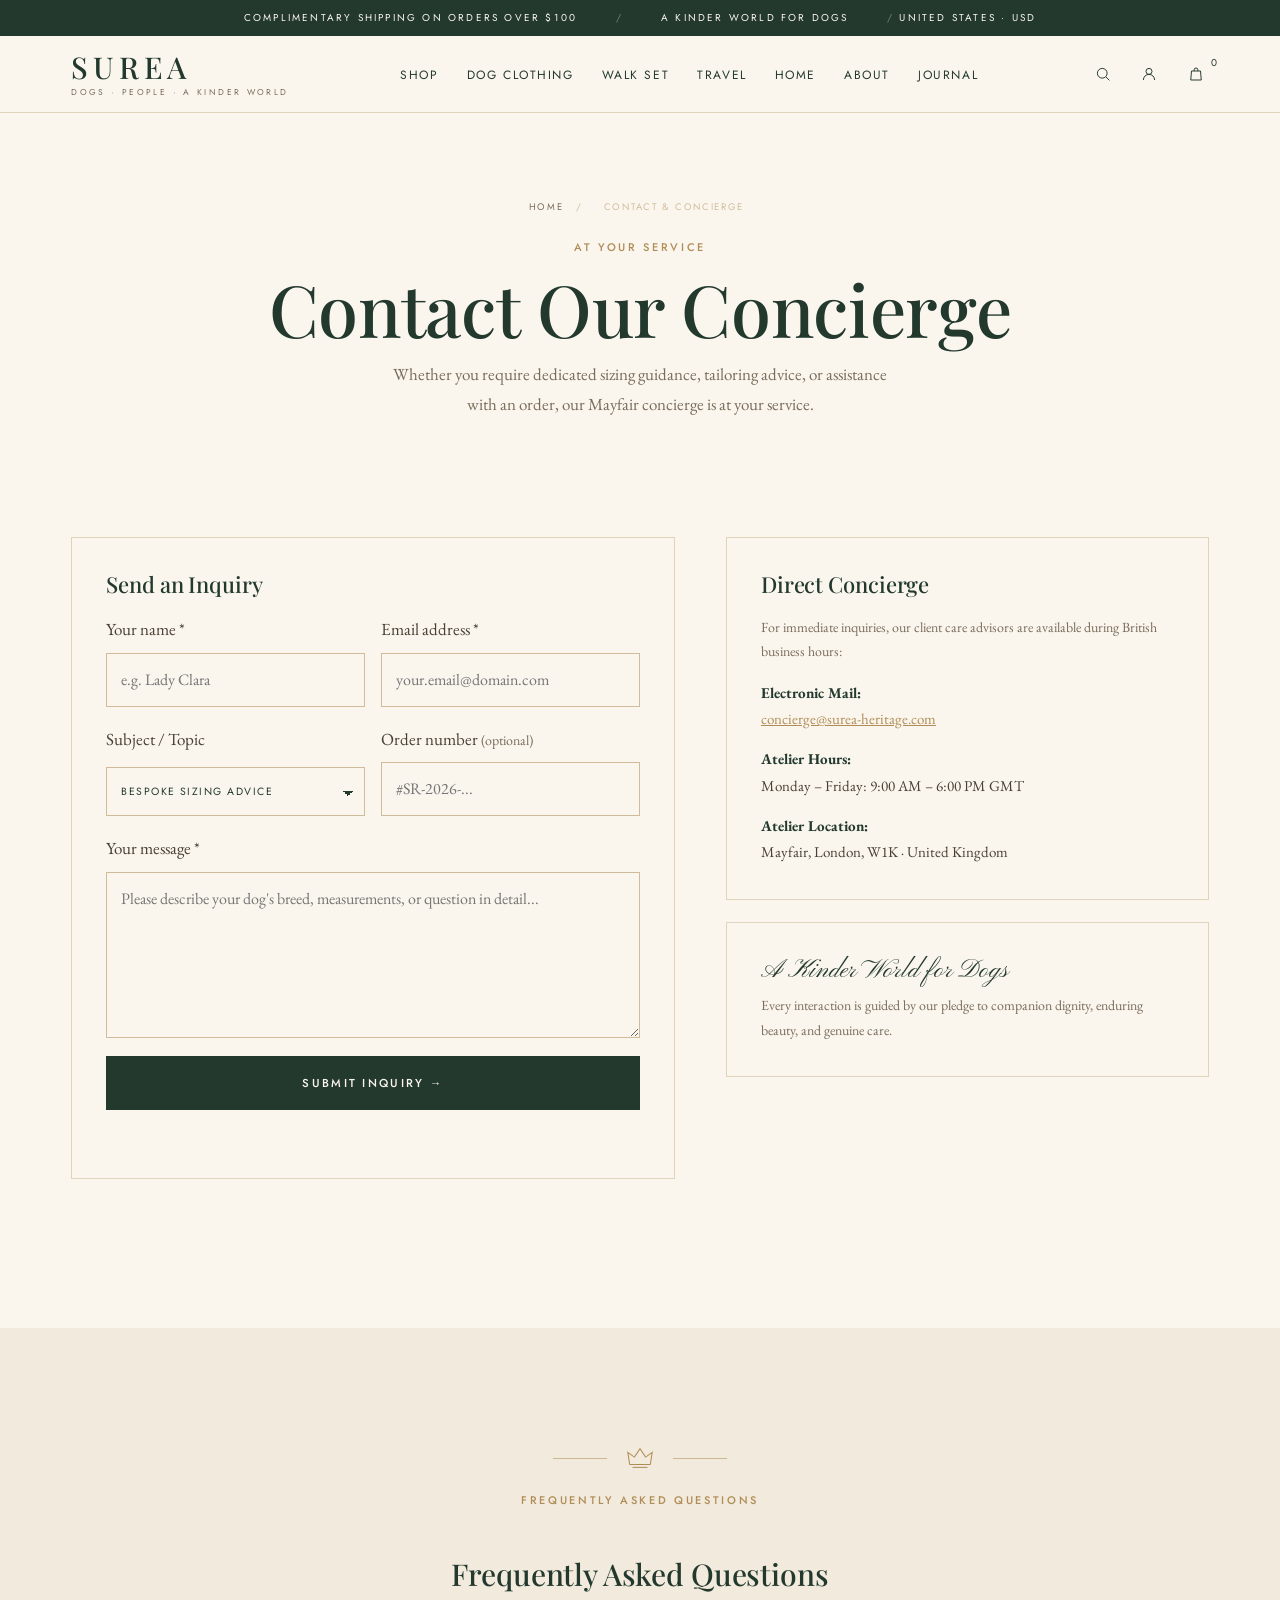
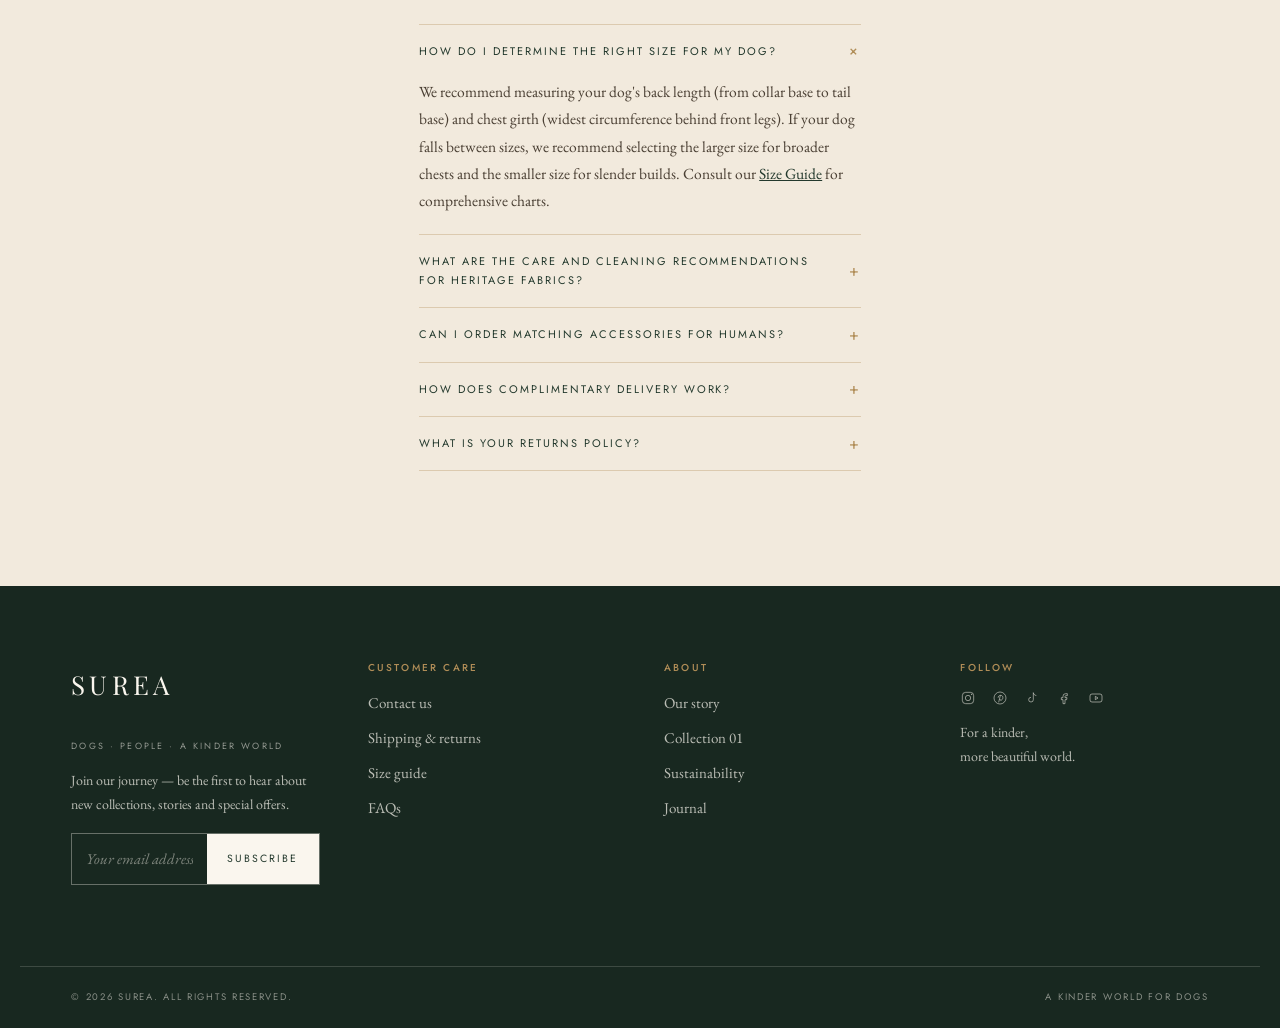
<file: contact.html>
<!DOCTYPE html>
<html lang="en">
<head>
<meta charset="utf-8">
<meta name="viewport" content="width=device-width, initial-scale=1">
<title>Contact Concierge &amp; FAQs — SUREA | British Heritage for Dogs</title>
<meta name="description" content="Get in touch with the SUREA concierge team for sizing advice, order assistance, or wholesale inquiries.">
<meta name="theme-color" content="#23392d">
<meta property="og:title" content="Contact Concierge &amp; FAQs — SUREA">
<meta property="og:description" content="At your service.">
<meta property="og:type" content="website">
<link rel="preconnect" href="https://fonts.googleapis.com">
<link rel="preconnect" href="https://fonts.gstatic.com" crossorigin>
<link href="https://fonts.googleapis.com/css2?family=Playfair+Display:ital,wght@0,400;0,500;1,400&family=EB+Garamond:ital,wght@0,400;0,500;1,400&family=Jost:wght@400;500&family=Pinyon+Script&display=swap" rel="stylesheet">
<link rel="stylesheet" href="assets/css/site.css">
</head>
<body>
<a class="skip-link" href="#main">Skip to content</a>

<div class="announce">
  <div class="wrap announce__inner">
    <span>Complimentary shipping on orders over $100</span>
    <span class="announce__sep" aria-hidden="true">/</span>
    <span>A kinder world for dogs</span>
    <span class="announce__right"><span class="announce__sep" aria-hidden="true">/</span> United States · USD</span>
  </div>
</div>

<header class="site-header">
  <div class="wrap site-header__inner">
    <button class="burger" type="button" data-nav-toggle aria-expanded="false" aria-label="Open menu"><span></span><span></span><span></span></button>
    <a class="wordmark" href="index.html">
      <span class="wordmark__name">SUREA</span>
      <span class="wordmark__tag">Dogs · People · A Kinder World</span>
    </a>
    <nav class="nav" aria-label="Primary">
      <ul class="nav__list">
        <li><a class="nav__link" href="shop.html">Shop</a></li>
        <li><a class="nav__link" href="shop.html?cat=clothing">Dog Clothing</a></li>
        <li><a class="nav__link" href="shop.html?cat=walk">Walk Set</a></li>
        <li><a class="nav__link" href="shop.html?cat=travel">Travel</a></li>
        <li><a class="nav__link" href="shop.html?cat=home">Home</a></li>
        <li><a class="nav__link" href="about.html">About</a></li>
        <li><a class="nav__link" href="journal.html">Journal</a></li>
      </ul>
    </nav>
    <div class="header-tools">
      <button class="tool" type="button" data-search-toggle aria-label="Search the collection"><span data-icon="search"></span></button>
      <a class="tool" href="contact.html" aria-label="Customer care" aria-current="page"><span data-icon="user"></span></a>
      <button class="tool" type="button" data-open-bag aria-label="Open your shopping bag">
        <span data-icon="bag"></span><span class="tool__count" data-bag-count>0</span>
      </button>
    </div>
  </div>
  <nav class="mobile-nav" data-mobile-nav aria-label="Mobile">
    <ul>
      <li><a href="shop.html">Shop all</a></li>
      <li><a href="shop.html?cat=clothing">Dog Clothing</a></li>
      <li><a href="shop.html?cat=walk">Walk Set</a></li>
      <li><a href="shop.html?cat=travel">Travel</a></li>
      <li><a href="shop.html?cat=home">Home &amp; Beds</a></li>
      <li><a href="collection.html">Collection 01</a></li>
      <li><a href="about.html">About</a></li>
      <li><a href="journal.html">Journal</a></li>
      <li><a href="size-guide.html">Size Guide</a></li>
    </ul>
  </nav>
</header>

<main id="main">
  <!-- Page Hero -->
  <section class="page-hero">
    <div class="wrap">
      <nav class="breadcrumbs" aria-label="Breadcrumb">
        <a href="index.html">Home</a>
        <span aria-hidden="true">/</span>
        <span>Contact &amp; Concierge</span>
      </nav>
      <p class="eyebrow">At Your Service</p>
      <h1 class="h-display page-hero__title">Contact Our Concierge</h1>
      <p class="page-hero__copy">
        Whether you require dedicated sizing guidance, tailoring advice, or assistance with an order, our Mayfair concierge is at your service.
      </p>
    </div>
  </section>

  <!-- Contact Grid -->
  <section class="section section--tight">
    <div class="wrap split" style="--split-cols: 1.25fr 1fr; align-items: start;">
      <!-- Form Panel -->
      <div class="panel">
        <h2 class="panel__title">Send an Inquiry</h2>
        <form id="contact-form" novalidate>
          <div style="display: grid; grid-template-columns: 1fr 1fr; gap: 16px;">
            <div class="field">
              <label for="f-name">Your name <span aria-hidden="true">*</span></label>
              <input type="text" id="f-name" required placeholder="e.g. Lady Clara">
            </div>
            <div class="field">
              <label for="f-email">Email address <span aria-hidden="true">*</span></label>
              <input type="email" id="f-email" required placeholder="your.email@domain.com">
            </div>
          </div>
          <div style="display: grid; grid-template-columns: 1fr 1fr; gap: 16px;">
            <div class="field">
              <label for="f-topic">Subject / Topic</label>
              <select id="f-topic" style="width: 100%; padding: 12px 14px;">
                <option value="sizing">Bespoke Sizing Advice</option>
                <option value="order">Order &amp; Delivery Tracking</option>
                <option value="care">Fabric Care &amp; Cleaning</option>
                <option value="press">Press &amp; Partnerships</option>
                <option value="other">General Inquiry</option>
              </select>
            </div>
            <div class="field">
              <label for="f-order">Order number <span class="small muted">(optional)</span></label>
              <input type="text" id="f-order" placeholder="#SR-2026-...">
            </div>
          </div>
          <div class="field">
            <label for="f-msg">Your message <span aria-hidden="true">*</span></label>
            <textarea id="f-msg" rows="5" required placeholder="Please describe your dog's breed, measurements, or question in detail..."></textarea>
          </div>
          <button class="btn btn--solid btn--full" type="submit" style="padding: 16px;">
            Submit Inquiry &rarr;
          </button>
          <p class="form-note" id="contact-note" style="margin-top: 14px; text-align: center;"></p>
        </form>
      </div>

      <!-- Atelier Details -->
      <div>
        <div class="panel" style="margin-bottom: 22px;">
          <h2 class="panel__title">Direct Concierge</h2>
          <p class="small muted">For immediate inquiries, our client care advisors are available during British business hours:</p>
          <div style="display: grid; gap: 14px; margin-top: 16px; font-size: 15px;">
            <div>
              <strong style="color: var(--forest); display: block;">Electronic Mail:</strong>
              <a href="mailto:care@surea-heritage.com" style="color: var(--gold); text-decoration: underline;">concierge@surea-heritage.com</a>
            </div>
            <div>
              <strong style="color: var(--forest); display: block;">Atelier Hours:</strong>
              <span>Monday &ndash; Friday: 9:00 AM &ndash; 6:00 PM GMT</span>
            </div>
            <div>
              <strong style="color: var(--forest); display: block;">Atelier Location:</strong>
              <span>Mayfair, London, W1K · United Kingdom</span>
            </div>
          </div>
        </div>

        <div class="panel">
          <p class="script" style="color: var(--forest); font-size: 26px; margin-bottom: 6px;">A Kinder World for Dogs</p>
          <p class="small muted" style="margin: 0;">
            Every interaction is guided by our pledge to companion dignity, enduring beauty, and genuine care.
          </p>
        </div>
      </div>
    </div>
  </section>

  <!-- FAQs Accordion -->
  <section class="section section--cream" id="faqs" style="margin-top: clamp(40px, 6vw, 80px);">
    <div class="wrap prose">
      <div class="crest-divider"><span data-icon="crown"></span></div>
      <p class="eyebrow center">Frequently Asked Questions</p>
      <h2 class="center h-2" style="margin-bottom: 32px;">Frequently Asked Questions</h2>

      <div class="accordion">
        <div class="accordion__item">
          <button class="accordion__btn" type="button" aria-expanded="true" data-acc-toggle>
            <span>How do I determine the right size for my dog?</span>
            <span class="accordion__icon" aria-hidden="true">+</span>
          </button>
          <div class="accordion__panel is-open">
            <p>
              We recommend measuring your dog's back length (from collar base to tail base) and chest girth (widest circumference behind front legs). If your dog falls between sizes, we recommend selecting the larger size for broader chests and the smaller size for slender builds. Consult our <a href="size-guide.html" style="color: var(--forest); text-decoration: underline;">Size Guide</a> for comprehensive charts.
            </p>
          </div>
        </div>

        <div class="accordion__item">
          <button class="accordion__btn" type="button" aria-expanded="false" data-acc-toggle>
            <span>What are the care and cleaning recommendations for heritage fabrics?</span>
            <span class="accordion__icon" aria-hidden="true">+</span>
          </button>
          <div class="accordion__panel">
            <p>
              Pieces crafted from wool-blend tartans and tweeds (such as The Duchess Coat and The Classic Jacket) benefit from gentle spot-cleaning with cold water or professional dry cleaning. Cotton velvet dresses and lace collars should be hand-washed cold and laid flat to dry.
            </p>
          </div>
        </div>

        <div class="accordion__item">
          <button class="accordion__btn" type="button" aria-expanded="false" data-acc-toggle>
            <span>Can I order matching accessories for humans?</span>
            <span class="accordion__icon" aria-hidden="true">+</span>
          </button>
          <div class="accordion__panel">
            <p>
              Yes. Our "For You" category features pure silk scarves hand-rolled in British mills and matching velvet hair bows, allowing you and your companion to coordinate in subtle, timeless elegance.
            </p>
          </div>
        </div>

        <div class="accordion__item">
          <button class="accordion__btn" type="button" aria-expanded="false" data-acc-toggle>
            <span>How does complimentary delivery work?</span>
            <span class="accordion__icon" aria-hidden="true">+</span>
          </button>
          <div class="accordion__panel">
            <p>
              We provide complimentary standard delivery across the United States and the United Kingdom on all orders over $100. Orders under $100 incur a flat $10 shipping charge. Royal Express delivery is available for $15.
            </p>
          </div>
        </div>

        <div class="accordion__item">
          <button class="accordion__btn" type="button" aria-expanded="false" data-acc-toggle>
            <span>What is your returns policy?</span>
            <span class="accordion__icon" aria-hidden="true">+</span>
          </button>
          <div class="accordion__panel">
            <p>
              We offer complimentary 30-day returns and exchanges on all unworn items in original condition with tags attached. Prepaid return labels are provided for all domestic US and UK returns.
            </p>
          </div>
        </div>
      </div>
    </div>
  </section>
</main>

<footer class="site-footer">
  <div class="wrap">
    <div class="footer-grid">
      <div>
        <p class="footer-brand__name">SUREA</p>
        <p class="footer-brand__tag">Dogs · People · A Kinder World</p>
        <p class="mt-s small">Join our journey — be the first to hear about new collections, stories and special offers.</p>
        <form class="subscribe" data-subscribe novalidate>
          <label class="skip-link" for="subscribe-email">Email address</label>
          <input id="subscribe-email" type="email" placeholder="Your email address" autocomplete="email" required>
          <button type="submit">Subscribe</button>
        </form>
        <p class="form-note" data-form-note></p>
      </div>
      <div>
        <h4>Customer Care</h4>
        <ul>
          <li><a href="contact.html" aria-current="page">Contact us</a></li>
          <li><a href="shipping-returns.html">Shipping &amp; returns</a></li>
          <li><a href="size-guide.html">Size guide</a></li>
          <li><a href="contact.html#faqs">FAQs</a></li>
        </ul>
      </div>
      <div>
        <h4>About</h4>
        <ul>
          <li><a href="about.html">Our story</a></li>
          <li><a href="collection.html">Collection 01</a></li>
          <li><a href="about.html#sustainability">Sustainability</a></li>
          <li><a href="journal.html">Journal</a></li>
        </ul>
      </div>
      <div>
        <h4>Follow</h4>
        <div class="socials">
          <a href="#" aria-label="Instagram"><span data-icon="instagram"></span></a>
          <a href="#" aria-label="Pinterest"><span data-icon="pinterest"></span></a>
          <a href="#" aria-label="TikTok"><span data-icon="tiktok"></span></a>
          <a href="#" aria-label="Facebook"><span data-icon="facebook"></span></a>
          <a href="#" aria-label="YouTube"><span data-icon="youtube"></span></a>
        </div>
        <p class="small mt-s">For a kinder,<br>more beautiful world.</p>
      </div>
    </div>
  </div>
  <div class="wrap footer-bottom">
    <span>© <span data-year>2026</span> SUREA. All rights reserved.</span>
    <span>A kinder world for dogs</span>
  </div>
</footer>

<script src="assets/js/data.js"></script>
<script src="assets/js/cart.js"></script>
<script src="assets/js/main.js"></script>
<script>
document.addEventListener("DOMContentLoaded", function () {
  var form = document.getElementById("contact-form");
  var note = document.getElementById("contact-note");

  form.addEventListener("submit", function (e) {
    e.preventDefault();
    var name = document.getElementById("f-name").value.trim();
    var email = document.getElementById("f-email").value.trim();
    var msg = document.getElementById("f-msg").value.trim();

    if (!name || !email || !msg) {
      note.style.color = "var(--oxblood)";
      note.textContent = "Please fill in all required fields (*).";
      return;
    }

    note.style.color = "var(--forest)";
    note.textContent = "Thank you, " + name + ". Your inquiry has been received by our concierge.";
    form.reset();
  });

  // Accordion
  document.querySelectorAll("[data-acc-toggle]").forEach(function (toggle) {
    toggle.addEventListener("click", function () {
      var expanded = toggle.getAttribute("aria-expanded") === "true";
      toggle.setAttribute("aria-expanded", expanded ? "false" : "true");
      var panel = toggle.nextElementSibling;
      if (panel) panel.classList.toggle("is-open", !expanded);
    });
  });
});
</script>
</body>
</html>
</file>
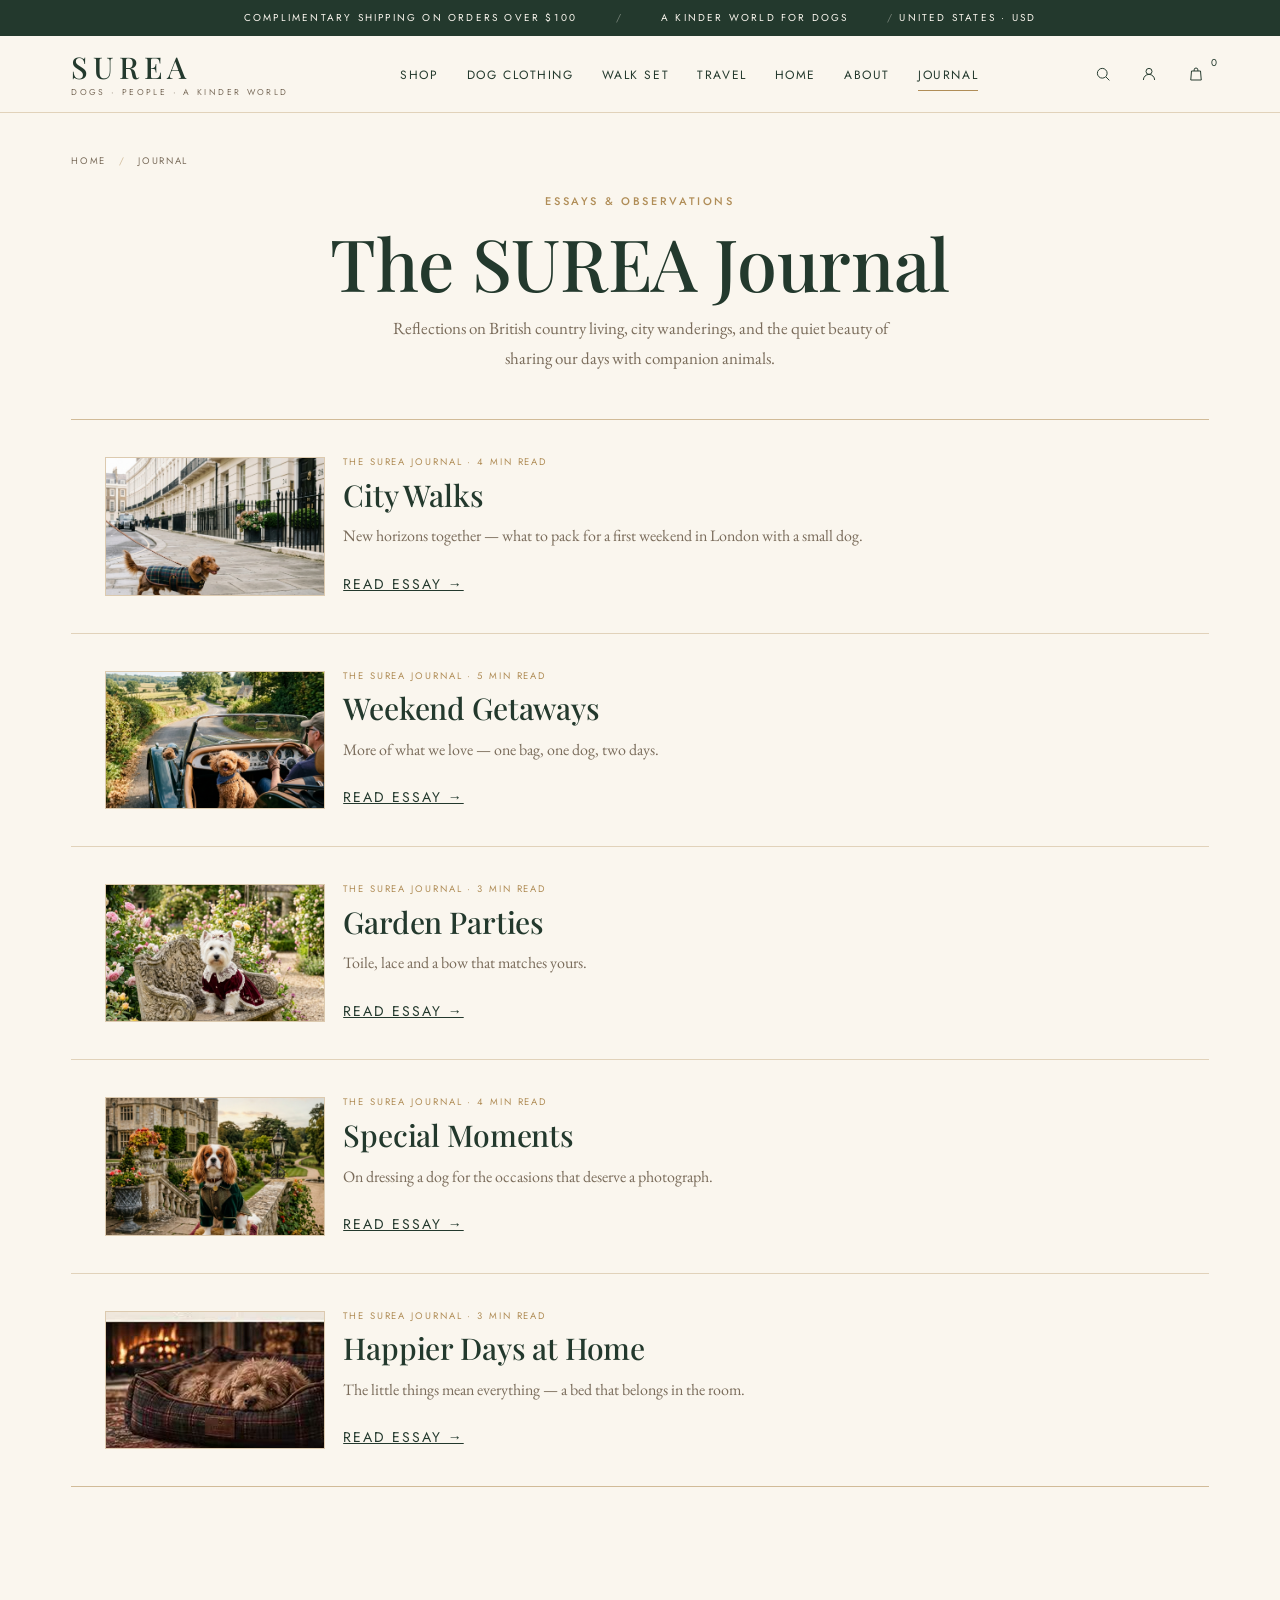
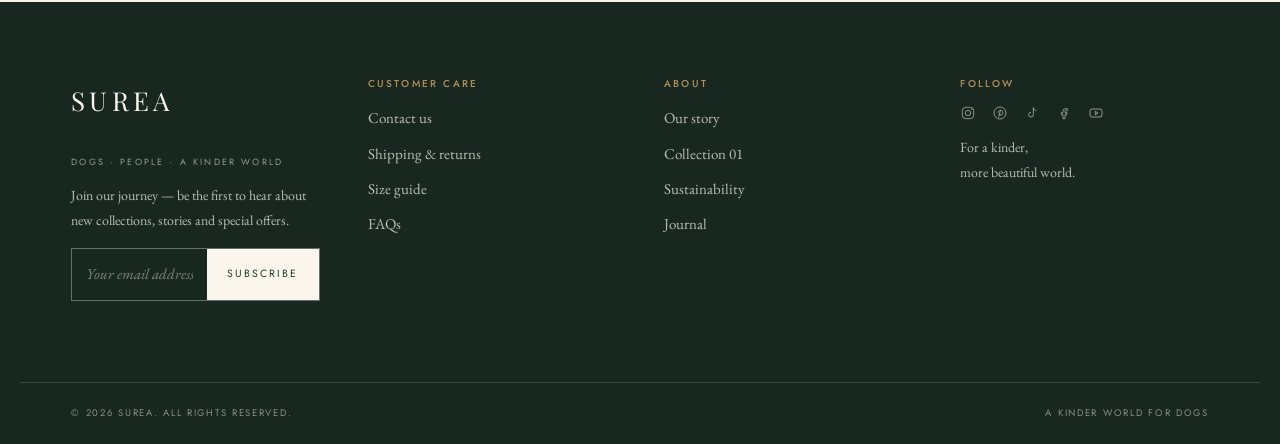
<file: journal.html>
<!DOCTYPE html>
<html lang="en">
<head>
<meta charset="utf-8">
<meta name="viewport" content="width=device-width, initial-scale=1">
<title>The SUREA Journal — British Country Life &amp; Canine Companionship</title>
<meta name="description" content="Essays, countryside strolls, packing guides and gentle reflections on living well with dogs.">
<meta name="theme-color" content="#23392d">
<meta property="og:title" content="The SUREA Journal">
<meta property="og:description" content="Essays and reflections from SUREA.">
<meta property="og:type" content="website">
<meta property="og:image" content="assets/img/journal-city.jpg">
<link rel="preconnect" href="https://fonts.googleapis.com">
<link rel="preconnect" href="https://fonts.gstatic.com" crossorigin>
<link href="https://fonts.googleapis.com/css2?family=Playfair+Display:ital,wght@0,400;0,500;1,400&family=EB+Garamond:ital,wght@0,400;0,500;1,400&family=Jost:wght@400;500&family=Pinyon+Script&display=swap" rel="stylesheet">
<link rel="stylesheet" href="assets/css/site.css">
</head>
<body>
<a class="skip-link" href="#main">Skip to content</a>

<div class="announce">
  <div class="wrap announce__inner">
    <span>Complimentary shipping on orders over $100</span>
    <span class="announce__sep" aria-hidden="true">/</span>
    <span>A kinder world for dogs</span>
    <span class="announce__right"><span class="announce__sep" aria-hidden="true">/</span> United States · USD</span>
  </div>
</div>

<header class="site-header">
  <div class="wrap site-header__inner">
    <button class="burger" type="button" data-nav-toggle aria-expanded="false" aria-label="Open menu"><span></span><span></span><span></span></button>
    <a class="wordmark" href="index.html">
      <span class="wordmark__name">SUREA</span>
      <span class="wordmark__tag">Dogs · People · A Kinder World</span>
    </a>
    <nav class="nav" aria-label="Primary">
      <ul class="nav__list">
        <li><a class="nav__link" href="shop.html">Shop</a></li>
        <li><a class="nav__link" href="shop.html?cat=clothing">Dog Clothing</a></li>
        <li><a class="nav__link" href="shop.html?cat=walk">Walk Set</a></li>
        <li><a class="nav__link" href="shop.html?cat=travel">Travel</a></li>
        <li><a class="nav__link" href="shop.html?cat=home">Home</a></li>
        <li><a class="nav__link" href="about.html">About</a></li>
        <li><a class="nav__link" href="journal.html" aria-current="page">Journal</a></li>
      </ul>
    </nav>
    <div class="header-tools">
      <button class="tool" type="button" data-search-toggle aria-label="Search the collection"><span data-icon="search"></span></button>
      <a class="tool" href="contact.html" aria-label="Customer care"><span data-icon="user"></span></a>
      <button class="tool" type="button" data-open-bag aria-label="Open your shopping bag">
        <span data-icon="bag"></span><span class="tool__count" data-bag-count>0</span>
      </button>
    </div>
  </div>
  <nav class="mobile-nav" data-mobile-nav aria-label="Mobile">
    <ul>
      <li><a href="shop.html">Shop all</a></li>
      <li><a href="shop.html?cat=clothing">Dog Clothing</a></li>
      <li><a href="shop.html?cat=walk">Walk Set</a></li>
      <li><a href="shop.html?cat=travel">Travel</a></li>
      <li><a href="shop.html?cat=home">Home &amp; Beds</a></li>
      <li><a href="collection.html">Collection 01</a></li>
      <li><a href="about.html">About</a></li>
      <li><a href="journal.html" aria-current="page">Journal</a></li>
      <li><a href="size-guide.html">Size Guide</a></li>
    </ul>
  </nav>
</header>

<main id="main">
  <div class="wrap" style="padding-top: clamp(24px, 4vw, 40px); padding-bottom: var(--section);">
    <nav class="breadcrumbs" aria-label="Breadcrumb">
      <a href="index.html">Home</a>
      <span aria-hidden="true">/</span>
      <a href="journal.html">Journal</a>
      <span id="journal-crumb-sep" aria-hidden="true" style="display: none;">/</span>
      <span id="journal-crumb-title" style="display: none;">Post</span>
    </nav>

    <!-- Post Single View -->
    <article id="journal-single" style="display: none;" class="prose">
      <p class="center" style="margin-bottom: 24px;">
        <a href="journal.html" class="small muted" style="text-decoration: underline;">&larr; Back to all journal essays</a>
      </p>
      <p class="eyebrow center" id="single-kicker">The SUREA Journal</p>
      <h1 class="h-1 center" id="single-title" style="margin-bottom: 12px;">City Walks</h1>
      <p class="small muted center" id="single-read" style="margin-bottom: 32px;">4 min read</p>
      <div style="background: var(--cream); border: 1px solid var(--line); margin-bottom: 36px; overflow: hidden;">
        <img id="single-image" src="assets/img/journal-city.jpg" alt="" style="width: 100%; aspect-ratio: 16 / 10; object-fit: cover;">
      </div>
      <div id="single-body" style="font-size: 18px; line-height: 1.8;"></div>
      <div style="margin-top: 48px; padding-top: 24px; border-top: 1px solid var(--line); text-align: center;">
        <p class="script" style="color: var(--forest); font-size: 28px;">Same Adventures, Brighter Days</p>
        <p class="mt-m">
          <a class="btn btn--solid" href="shop.html">Shop related pieces <span class="arrow" data-icon="arrow"></span></a>
        </p>
      </div>
    </article>

    <!-- Journal Index View -->
    <div id="journal-index">
      <div class="page-hero" style="padding-top: 0;">
        <p class="eyebrow">Essays &amp; Observations</p>
        <h1 class="h-display page-hero__title">The SUREA Journal</h1>
        <p class="page-hero__copy">Reflections on British country living, city wanderings, and the quiet beauty of sharing our days with companion animals.</p>
      </div>

      <div class="article-list" id="articles-container"></div>
    </div>
  </div>
</main>

<footer class="site-footer">
  <div class="wrap">
    <div class="footer-grid">
      <div>
        <p class="footer-brand__name">SUREA</p>
        <p class="footer-brand__tag">Dogs · People · A Kinder World</p>
        <p class="mt-s small">Join our journey — be the first to hear about new collections, stories and special offers.</p>
        <form class="subscribe" data-subscribe novalidate>
          <label class="skip-link" for="subscribe-email">Email address</label>
          <input id="subscribe-email" type="email" placeholder="Your email address" autocomplete="email" required>
          <button type="submit">Subscribe</button>
        </form>
        <p class="form-note" data-form-note></p>
      </div>
      <div>
        <h4>Customer Care</h4>
        <ul>
          <li><a href="contact.html">Contact us</a></li>
          <li><a href="shipping-returns.html">Shipping &amp; returns</a></li>
          <li><a href="size-guide.html">Size guide</a></li>
          <li><a href="contact.html#faqs">FAQs</a></li>
        </ul>
      </div>
      <div>
        <h4>About</h4>
        <ul>
          <li><a href="about.html">Our story</a></li>
          <li><a href="collection.html">Collection 01</a></li>
          <li><a href="about.html#sustainability">Sustainability</a></li>
          <li><a href="journal.html">Journal</a></li>
        </ul>
      </div>
      <div>
        <h4>Follow</h4>
        <div class="socials">
          <a href="#" aria-label="Instagram"><span data-icon="instagram"></span></a>
          <a href="#" aria-label="Pinterest"><span data-icon="pinterest"></span></a>
          <a href="#" aria-label="TikTok"><span data-icon="tiktok"></span></a>
          <a href="#" aria-label="Facebook"><span data-icon="facebook"></span></a>
          <a href="#" aria-label="YouTube"><span data-icon="youtube"></span></a>
        </div>
        <p class="small mt-s">For a kinder,<br>more beautiful world.</p>
      </div>
    </div>
  </div>
  <div class="wrap footer-bottom">
    <span>© <span data-year>2026</span> SUREA. All rights reserved.</span>
    <span>A kinder world for dogs</span>
  </div>
</footer>

<script src="assets/js/data.js"></script>
<script src="assets/js/cart.js"></script>
<script src="assets/js/main.js"></script>
<script>
document.addEventListener("DOMContentLoaded", function () {
  var params = new URLSearchParams(window.location.search);
  var postId = params.get("post");

  var singleView = document.getElementById("journal-single");
  var indexView = document.getElementById("journal-index");
  var crumbSep = document.getElementById("journal-crumb-sep");
  var crumbTitle = document.getElementById("journal-crumb-title");

  var articles = window.SUREA.journal || [];

  if (postId) {
    var post = articles.find(function (a) { return a.id === postId; });
    if (post) {
      document.title = post.title + " — The SUREA Journal";
      crumbSep.style.display = "inline";
      crumbTitle.style.display = "inline";
      crumbTitle.textContent = post.title;

      document.getElementById("single-kicker").textContent = post.kicker;
      document.getElementById("single-title").textContent = post.title;
      document.getElementById("single-read").textContent = post.read + " read";
      document.getElementById("single-image").src = post.image;
      document.getElementById("single-image").alt = post.title;

      document.getElementById("single-body").innerHTML = post.body.map(function (p) {
        return "<p>" + SUREAui.esc(p) + "</p>";
      }).join("");

      indexView.style.display = "none";
      singleView.style.display = "block";
      return;
    }
  }

  // Index View
  indexView.style.display = "block";
  singleView.style.display = "none";
  crumbSep.style.display = "none";
  crumbTitle.style.display = "none";

  var listContainer = document.getElementById("articles-container");
  listContainer.innerHTML = articles.map(function (item) {
    return '<article class="article">' +
      '<div style="background:var(--cream); overflow:hidden; border:1px solid var(--line);">' +
        '<a href="journal.html?post=' + encodeURIComponent(item.id) + '">' +
          '<img src="' + SUREAui.esc(item.image) + '" alt="' + SUREAui.esc(item.title) + '" loading="lazy">' +
        '</a>' +
      '</div>' +
      '<div>' +
        '<p class="article__kicker">' + SUREAui.esc(item.kicker) + ' · ' + SUREAui.esc(item.read) + ' read</p>' +
        '<h2 class="article__title"><a href="journal.html?post=' + encodeURIComponent(item.id) + '">' + SUREAui.esc(item.title) + '</a></h2>' +
        '<p class="article__excerpt">' + SUREAui.esc(item.excerpt) + '</p>' +
        '<p class="mt-s"><a href="journal.html?post=' + encodeURIComponent(item.id) + '" class="small" style="text-decoration:underline; font-family:var(--label); letter-spacing:0.14em; text-transform:uppercase; color:var(--forest);">Read essay &rarr;</a></p>' +
      '</div>' +
    '</article>';
  }).join("");
});
</script>
</body>
</html>
</file>
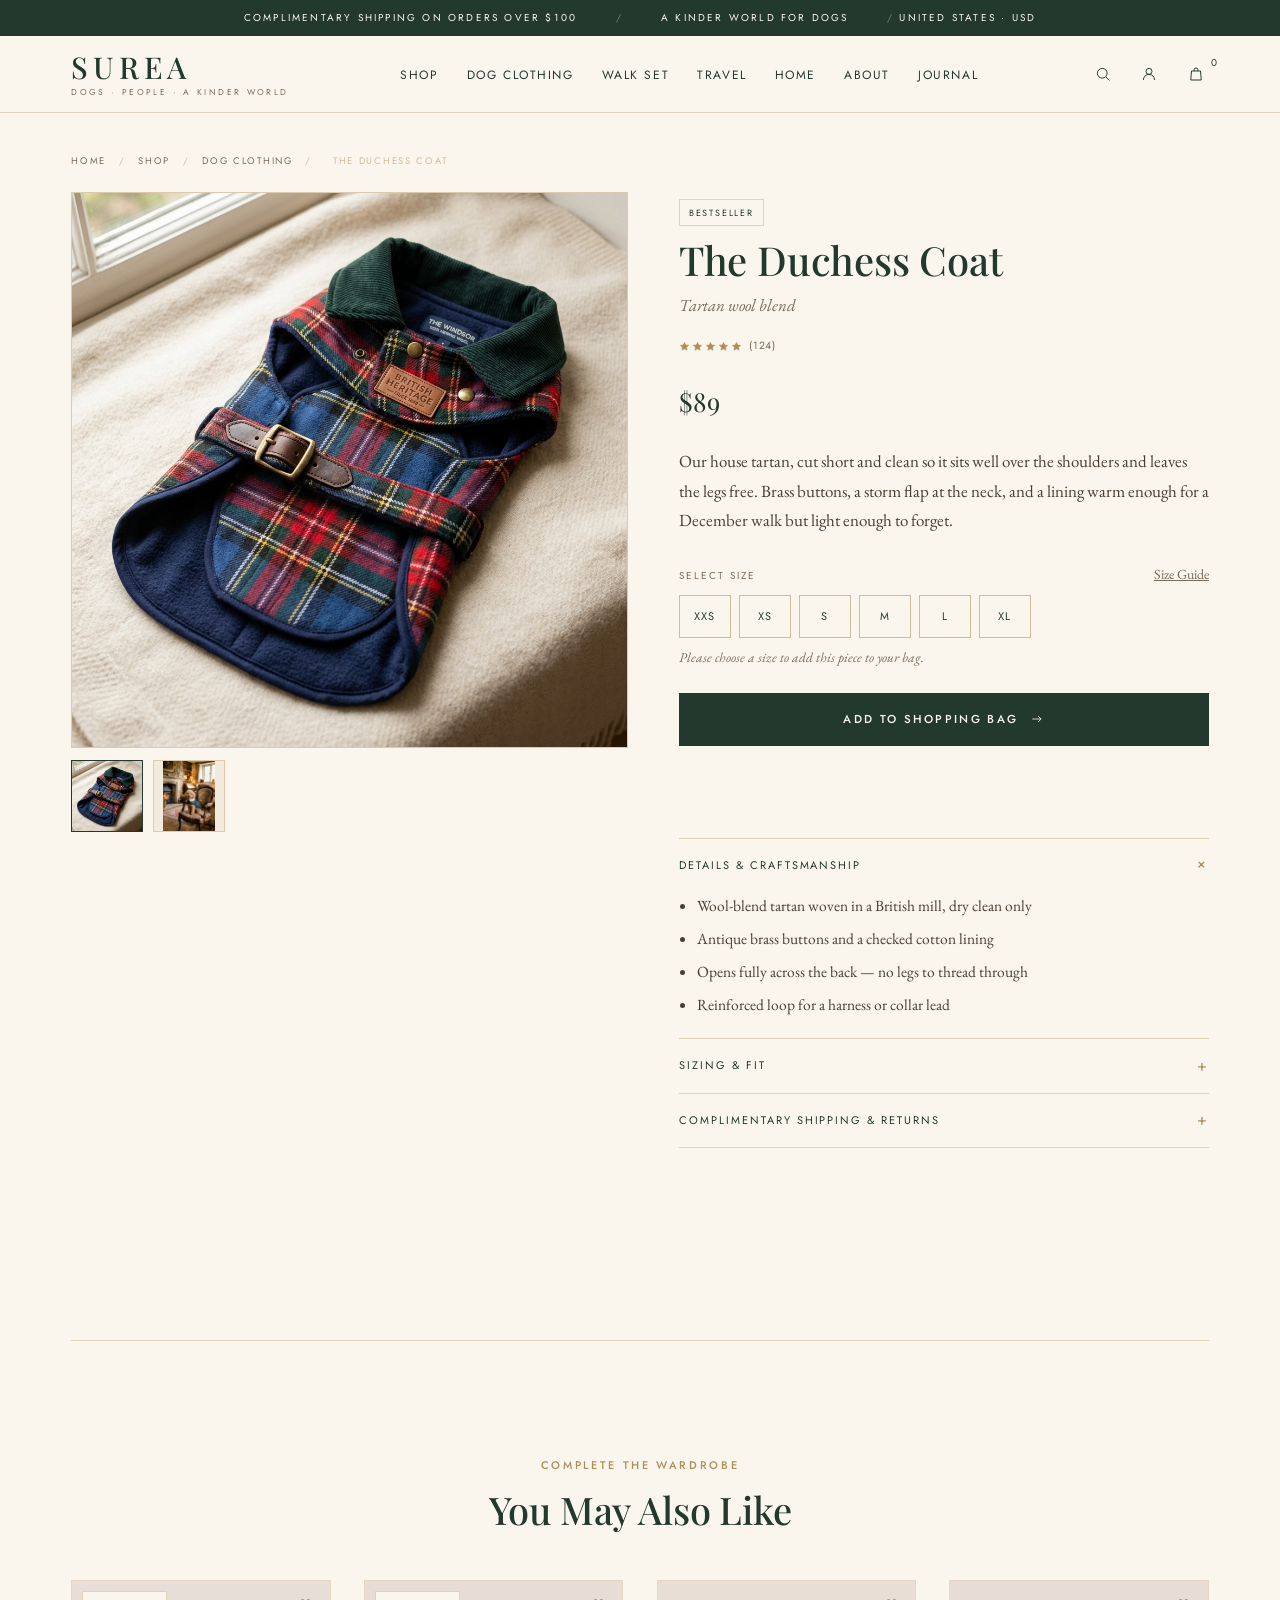
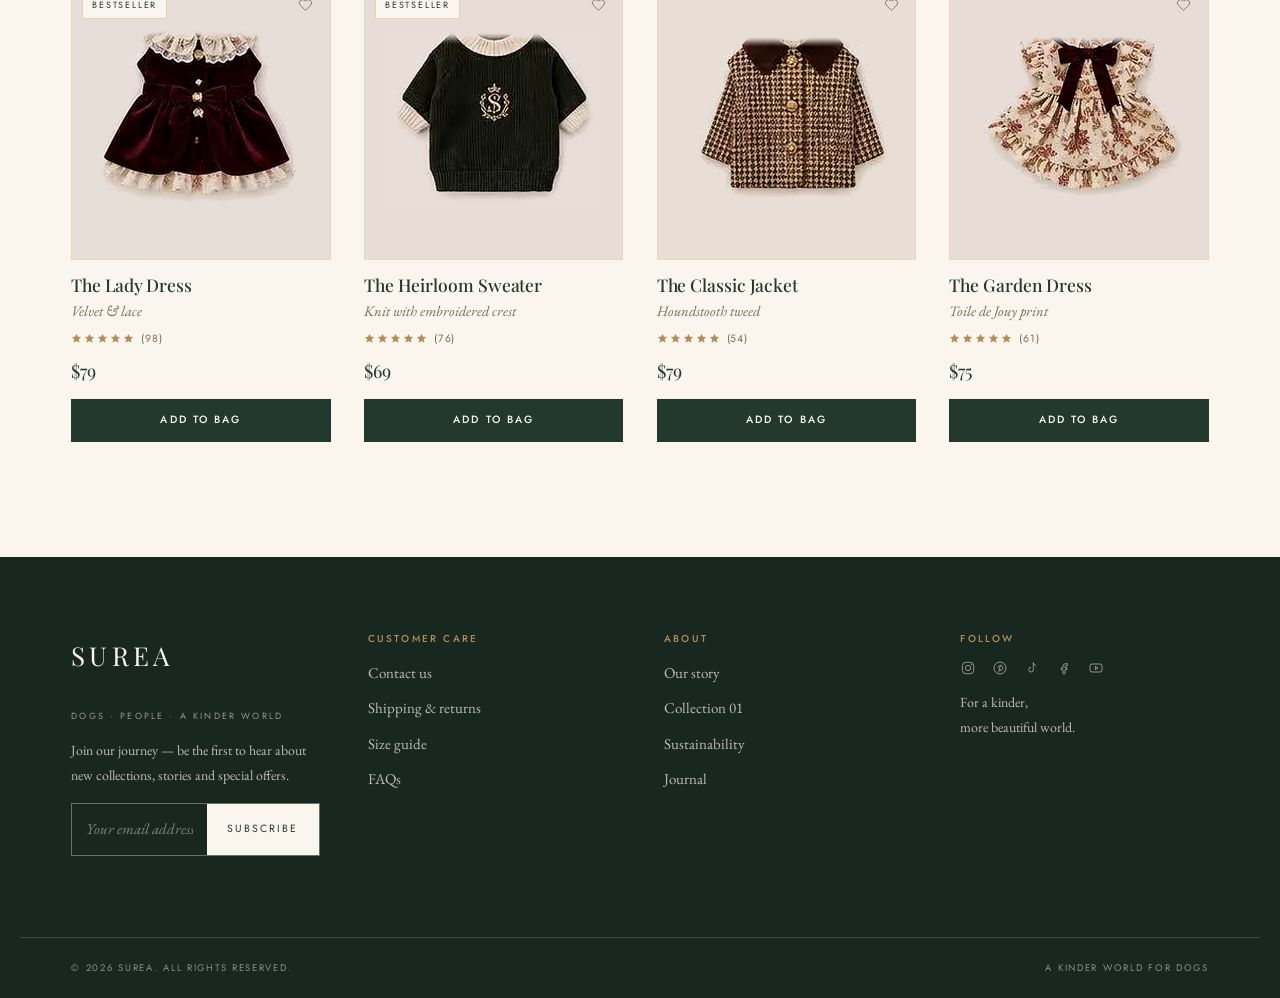
<file: product.html>
<!DOCTYPE html>
<html lang="en">
<head>
<meta charset="utf-8">
<meta name="viewport" content="width=device-width, initial-scale=1">
<title>Product Details — SUREA | British Heritage for Dogs</title>
<meta name="description" content="Discover handcrafted British heritage clothing and lifestyle accessories for your dog.">
<meta name="theme-color" content="#23392d">
<meta property="og:title" content="Product Details — SUREA">
<meta property="og:description" content="British heritage fabrics, thoughtful details.">
<meta property="og:type" content="product">
<link rel="preconnect" href="https://fonts.googleapis.com">
<link rel="preconnect" href="https://fonts.gstatic.com" crossorigin>
<link href="https://fonts.googleapis.com/css2?family=Playfair+Display:ital,wght@0,400;0,500;1,400&family=EB+Garamond:ital,wght@0,400;0,500;1,400&family=Jost:wght@400;500&family=Pinyon+Script&display=swap" rel="stylesheet">
<link rel="stylesheet" href="assets/css/site.css">
</head>
<body>
<a class="skip-link" href="#main">Skip to content</a>

<div class="announce">
  <div class="wrap announce__inner">
    <span>Complimentary shipping on orders over $100</span>
    <span class="announce__sep" aria-hidden="true">/</span>
    <span>A kinder world for dogs</span>
    <span class="announce__right"><span class="announce__sep" aria-hidden="true">/</span> United States · USD</span>
  </div>
</div>

<header class="site-header">
  <div class="wrap site-header__inner">
    <button class="burger" type="button" data-nav-toggle aria-expanded="false" aria-label="Open menu"><span></span><span></span><span></span></button>
    <a class="wordmark" href="index.html">
      <span class="wordmark__name">SUREA</span>
      <span class="wordmark__tag">Dogs · People · A Kinder World</span>
    </a>
    <nav class="nav" aria-label="Primary">
      <ul class="nav__list">
        <li><a class="nav__link" href="shop.html">Shop</a></li>
        <li><a class="nav__link" href="shop.html?cat=clothing">Dog Clothing</a></li>
        <li><a class="nav__link" href="shop.html?cat=walk">Walk Set</a></li>
        <li><a class="nav__link" href="shop.html?cat=travel">Travel</a></li>
        <li><a class="nav__link" href="shop.html?cat=home">Home</a></li>
        <li><a class="nav__link" href="about.html">About</a></li>
        <li><a class="nav__link" href="journal.html">Journal</a></li>
      </ul>
    </nav>
    <div class="header-tools">
      <button class="tool" type="button" data-search-toggle aria-label="Search the collection"><span data-icon="search"></span></button>
      <a class="tool" href="contact.html" aria-label="Customer care"><span data-icon="user"></span></a>
      <button class="tool" type="button" data-open-bag aria-label="Open your shopping bag">
        <span data-icon="bag"></span><span class="tool__count" data-bag-count>0</span>
      </button>
    </div>
  </div>
  <nav class="mobile-nav" data-mobile-nav aria-label="Mobile">
    <ul>
      <li><a href="shop.html">Shop all</a></li>
      <li><a href="shop.html?cat=clothing">Dog Clothing</a></li>
      <li><a href="shop.html?cat=walk">Walk Set</a></li>
      <li><a href="shop.html?cat=travel">Travel</a></li>
      <li><a href="shop.html?cat=home">Home &amp; Beds</a></li>
      <li><a href="collection.html">Collection 01</a></li>
      <li><a href="about.html">About</a></li>
      <li><a href="journal.html">Journal</a></li>
      <li><a href="size-guide.html">Size Guide</a></li>
    </ul>
  </nav>
</header>

<main id="main">
  <div class="wrap" style="padding-top: clamp(24px, 4vw, 40px);">
    <nav class="breadcrumbs" aria-label="Breadcrumb">
      <a href="index.html">Home</a>
      <span aria-hidden="true">/</span>
      <a href="shop.html">Shop</a>
      <span aria-hidden="true">/</span>
      <a href="shop.html" id="pdp-crumb-cat">Category</a>
      <span aria-hidden="true">/</span>
      <span id="pdp-crumb-name">Product</span>
    </nav>

    <!-- Not found state -->
    <div class="empty-state" id="pdp-not-found" style="display: none;">
      <h1 class="h-2">Piece Not Found</h1>
      <p class="mt-s">The item you are searching for may have been retired or moved.</p>
      <p class="mt-m"><a class="btn btn--solid" href="shop.html">Explore our collection <span class="arrow" data-icon="arrow"></span></a></p>
    </div>

    <!-- PDP Content -->
    <div class="pdp" id="pdp-content">
      <!-- Media Gallery -->
      <div class="pdp__media">
        <div class="pdp__main">
          <img id="pdp-main-image" src="assets/img/prod-duchess-coat.jpg" alt="" width="1024" height="1280">
        </div>
        <div class="pdp__thumbs" id="pdp-thumbs"></div>
      </div>

      <!-- Information & Actions -->
      <div class="pdp__info">
        <div id="pdp-badge-wrapper"></div>
        <h1 class="h-1 pdp__name" id="pdp-name">The Duchess Coat</h1>
        <p class="pdp__material" id="pdp-material">Tartan wool blend</p>

        <div class="stars" id="pdp-stars" style="margin-bottom: 16px;"></div>

        <p class="pdp__price" id="pdp-price">$89</p>

        <div class="pdp__desc" id="pdp-desc">
          <p>Our house tartan, cut short and clean so it sits well over the shoulders and leaves the legs free. Antique brass buttons and a checked cotton lining.</p>
        </div>

        <!-- Size Selection -->
        <div class="pdp__sizes-area">
          <div style="display: flex; justify-content: space-between; align-items: baseline;">
            <label class="field-label" id="size-label">Select Size</label>
            <a class="small muted" href="size-guide.html" style="text-decoration: underline;">Size Guide</a>
          </div>
          <div class="sizes" id="pdp-sizes" role="radiogroup" aria-labelledby="size-label"></div>
          <div class="size-hint" id="pdp-size-hint">Please choose a size to add this piece to your bag.</div>
        </div>

        <!-- Action buttons -->
        <div class="pdp__actions">
          <button class="btn btn--solid btn--full" type="button" id="pdp-add-btn">
            Add to shopping bag <span class="arrow" data-icon="arrow"></span>
          </button>
          <button class="btn btn--ghost-light btn--full wishlist-btn" type="button" id="pdp-wish-btn" aria-pressed="false">
            <span data-icon="heart"></span> Save to Wishlist
          </button>
        </div>

        <!-- Accordion details -->
        <div class="accordion">
          <div class="accordion__item">
            <button class="accordion__btn" type="button" aria-expanded="true" data-acc-toggle>
              <span>Details &amp; Craftsmanship</span>
              <span class="accordion__icon" aria-hidden="true">+</span>
            </button>
            <div class="accordion__panel is-open">
              <ul id="pdp-details-list"></ul>
            </div>
          </div>
          <div class="accordion__item">
            <button class="accordion__btn" type="button" aria-expanded="false" data-acc-toggle>
              <span>Sizing &amp; Fit</span>
              <span class="accordion__icon" aria-hidden="true">+</span>
            </button>
            <div class="accordion__panel">
              <p>Designed with generous room across the chest and back for unrestricted movement during country walks or city strolls. If your dog falls between sizes, we recommend sizing up for broader breeds and sizing down for slender frames.</p>
              <p class="mt-s"><a href="size-guide.html" class="small" style="text-decoration: underline; color: var(--forest);">View full sizing measurement guide &rarr;</a></p>
            </div>
          </div>
          <div class="accordion__item">
            <button class="accordion__btn" type="button" aria-expanded="false" data-acc-toggle>
              <span>Complimentary Shipping &amp; Returns</span>
              <span class="accordion__icon" aria-hidden="true">+</span>
            </button>
            <div class="accordion__panel">
              <p>We provide complimentary standard delivery across the United States and the United Kingdom on all orders over $100.</p>
              <p class="mt-s">Each order arrives in our signature recyclable British gift presentation box. We offer complimentary 30-day returns on unworn pieces with tags attached.</p>
            </div>
          </div>
        </div>
      </div>
    </div>

    <!-- Related Products -->
    <section class="section" id="pdp-related-section" style="border-top: 1px solid var(--line); margin-top: clamp(40px, 6vw, 80px);">
      <div class="section-head section-head--center">
        <p class="eyebrow">Complete the Wardrobe</p>
        <h2 class="h-2">You May Also Like</h2>
      </div>
      <div class="product-grid" id="pdp-related-grid"></div>
    </section>
  </div>
</main>

<footer class="site-footer">
  <div class="wrap">
    <div class="footer-grid">
      <div>
        <p class="footer-brand__name">SUREA</p>
        <p class="footer-brand__tag">Dogs · People · A Kinder World</p>
        <p class="mt-s small">Join our journey — be the first to hear about new collections, stories and special offers.</p>
        <form class="subscribe" data-subscribe novalidate>
          <label class="skip-link" for="subscribe-email">Email address</label>
          <input id="subscribe-email" type="email" placeholder="Your email address" autocomplete="email" required>
          <button type="submit">Subscribe</button>
        </form>
        <p class="form-note" data-form-note></p>
      </div>
      <div>
        <h4>Customer Care</h4>
        <ul>
          <li><a href="contact.html">Contact us</a></li>
          <li><a href="shipping-returns.html">Shipping &amp; returns</a></li>
          <li><a href="size-guide.html">Size guide</a></li>
          <li><a href="contact.html#faqs">FAQs</a></li>
        </ul>
      </div>
      <div>
        <h4>About</h4>
        <ul>
          <li><a href="about.html">Our story</a></li>
          <li><a href="collection.html">Collection 01</a></li>
          <li><a href="about.html#sustainability">Sustainability</a></li>
          <li><a href="journal.html">Journal</a></li>
        </ul>
      </div>
      <div>
        <h4>Follow</h4>
        <div class="socials">
          <a href="#" aria-label="Instagram"><span data-icon="instagram"></span></a>
          <a href="#" aria-label="Pinterest"><span data-icon="pinterest"></span></a>
          <a href="#" aria-label="TikTok"><span data-icon="tiktok"></span></a>
          <a href="#" aria-label="Facebook"><span data-icon="facebook"></span></a>
          <a href="#" aria-label="YouTube"><span data-icon="youtube"></span></a>
        </div>
        <p class="small mt-s">For a kinder,<br>more beautiful world.</p>
      </div>
    </div>
  </div>
  <div class="wrap footer-bottom">
    <span>© <span data-year>2026</span> SUREA. All rights reserved.</span>
    <span>A kinder world for dogs</span>
  </div>
</footer>

<script src="assets/js/data.js"></script>
<script src="assets/js/cart.js"></script>
<script src="assets/js/main.js"></script>
<script>
document.addEventListener("DOMContentLoaded", function () {
  var params = new URLSearchParams(window.location.search);
  var productId = params.get("id") || "duchess-coat";
  var p = window.SUREA.byId(productId);

  var notFound = document.getElementById("pdp-not-found");
  var content = document.getElementById("pdp-content");
  var relatedSection = document.getElementById("pdp-related-section");

  if (!p) {
    notFound.style.display = "block";
    content.style.display = "none";
    relatedSection.style.display = "none";
    document.title = "Item Not Found — SUREA";
    return;
  }

  // Update Page Title & Breadcrumbs
  document.title = p.name + " — " + p.material + " | SUREA";
  var catNameMap = {
    clothing: "Dog Clothing",
    walk: "Walk Set",
    travel: "Travel",
    home: "Home & Beds",
    foryou: "For You",
    bundles: "Bundles"
  };
  var catCrumb = document.getElementById("pdp-crumb-cat");
  catCrumb.textContent = catNameMap[p.category] || "Shop";
  catCrumb.href = "shop.html?cat=" + encodeURIComponent(p.category);
  document.getElementById("pdp-crumb-name").textContent = p.name;

  // Badge
  var badgeWrap = document.getElementById("pdp-badge-wrapper");
  if (p.badge) {
    badgeWrap.innerHTML = '<span class="badge' + (p.badge === "Bestseller" ? "" : " badge--oxblood") + '" style="position:static; display:inline-block; margin-bottom:12px;">' + SUREAui.esc(p.badge) + '</span>';
  }

  // Basic Info
  document.getElementById("pdp-name").textContent = p.name;
  document.getElementById("pdp-material").textContent = p.material;
  document.getElementById("pdp-stars").innerHTML = SUREAui.stars(p.reviews.rating, p.reviews.count);
  document.getElementById("pdp-price").innerHTML = window.SUREA.money(p.price) +
    (p.compareAt ? ' <s class="price-was">' + window.SUREA.money(p.compareAt) + '</s>' : '');
  document.getElementById("pdp-desc").innerHTML = '<p>' + SUREAui.esc(p.description) + '</p>';

  // Details
  var detailsList = document.getElementById("pdp-details-list");
  if (p.details && p.details.length) {
    detailsList.innerHTML = p.details.map(function (d) {
      return "<li>" + SUREAui.esc(d) + "</li>";
    }).join("");
  }

  // Media & Gallery
  var mainImg = document.getElementById("pdp-main-image");
  mainImg.src = p.image;
  mainImg.alt = p.name + " — " + p.material;

  var thumbsContainer = document.getElementById("pdp-thumbs");
  var galleryImages = (p.gallery && p.gallery.length) ? p.gallery : [p.image];
  if (galleryImages.length > 1) {
    thumbsContainer.innerHTML = galleryImages.map(function (imgSrc, idx) {
      return '<button type="button" aria-current="' + (idx === 0 ? 'true' : 'false') + '" data-thumb="' + SUREAui.esc(imgSrc) + '" aria-label="View photo ' + (idx + 1) + '">' +
        '<img src="' + SUREAui.esc(imgSrc) + '" alt="' + SUREAui.esc(p.name) + ' thumbnail" loading="lazy">' +
      '</button>';
    }).join("");

    thumbsContainer.querySelectorAll("[data-thumb]").forEach(function (btn) {
      btn.addEventListener("click", function () {
        thumbsContainer.querySelectorAll("[data-thumb]").forEach(function (b) { b.setAttribute("aria-current", "false"); });
        btn.setAttribute("aria-current", "true");
        mainImg.src = btn.getAttribute("data-thumb");
      });
    });
  } else {
    thumbsContainer.style.display = "none";
  }

  // Size Selector Logic
  var sizesContainer = document.getElementById("pdp-sizes");
  var sizeHint = document.getElementById("pdp-size-hint");
  var selectedSize = null;

  // Auto-select if single size (e.g. "One size")
  if (p.sizes.length === 1) {
    selectedSize = p.sizes[0];
    sizeHint.textContent = "Selected: " + selectedSize;
  }

  sizesContainer.innerHTML = p.sizes.map(function (sz) {
    var isChosen = (sz === selectedSize);
    return '<button type="button" class="size" data-size-val="' + SUREAui.esc(sz) + '" aria-pressed="' + (isChosen ? 'true' : 'false') + '">' +
      SUREAui.esc(sz) +
    '</button>';
  }).join("");

  sizesContainer.querySelectorAll("[data-size-val]").forEach(function (btn) {
    btn.addEventListener("click", function () {
      selectedSize = btn.getAttribute("data-size-val");
      sizesContainer.querySelectorAll("[data-size-val]").forEach(function (b) {
        b.setAttribute("aria-pressed", "false");
      });
      btn.setAttribute("aria-pressed", "true");
      sizeHint.classList.remove("is-error");
      sizeHint.textContent = "Selected size: " + selectedSize + " — fits true to size.";
    });
  });

  // Add to Bag action
  var addBtn = document.getElementById("pdp-add-btn");
  addBtn.addEventListener("click", function () {
    if (!selectedSize) {
      sizeHint.classList.add("is-error");
      sizeHint.textContent = "Please select a size above before adding to your bag.";
      sizesContainer.focus();
      return;
    }
    sizeHint.classList.remove("is-error");
    window.SUREA_cart.add(p.id, selectedSize, 1);
  });

  // Wishlist action
  var wishBtn = document.getElementById("pdp-wish-btn");
  wishBtn.addEventListener("click", function () {
    var active = wishBtn.getAttribute("aria-pressed") === "true";
    wishBtn.setAttribute("aria-pressed", active ? "false" : "true");
    if (!active) {
      window.SUREA_cart.toast("Saved to your wishlist");
    } else {
      window.SUREA_cart.toast("Removed from your wishlist");
    }
  });

  // Accordion toggle
  document.querySelectorAll("[data-acc-toggle]").forEach(function (toggle) {
    toggle.addEventListener("click", function () {
      var expanded = toggle.getAttribute("aria-expanded") === "true";
      toggle.setAttribute("aria-expanded", expanded ? "false" : "true");
      var panel = toggle.nextElementSibling;
      if (panel) panel.classList.toggle("is-open", !expanded);
    });
  });

  // Related products
  var related = window.SUREA.related(p, 4);
  if (related && related.length) {
    SUREAui.gridInto("#pdp-related-grid", related);
  } else {
    relatedSection.style.display = "none";
  }
});
</script>
</body>
</html>
</file>
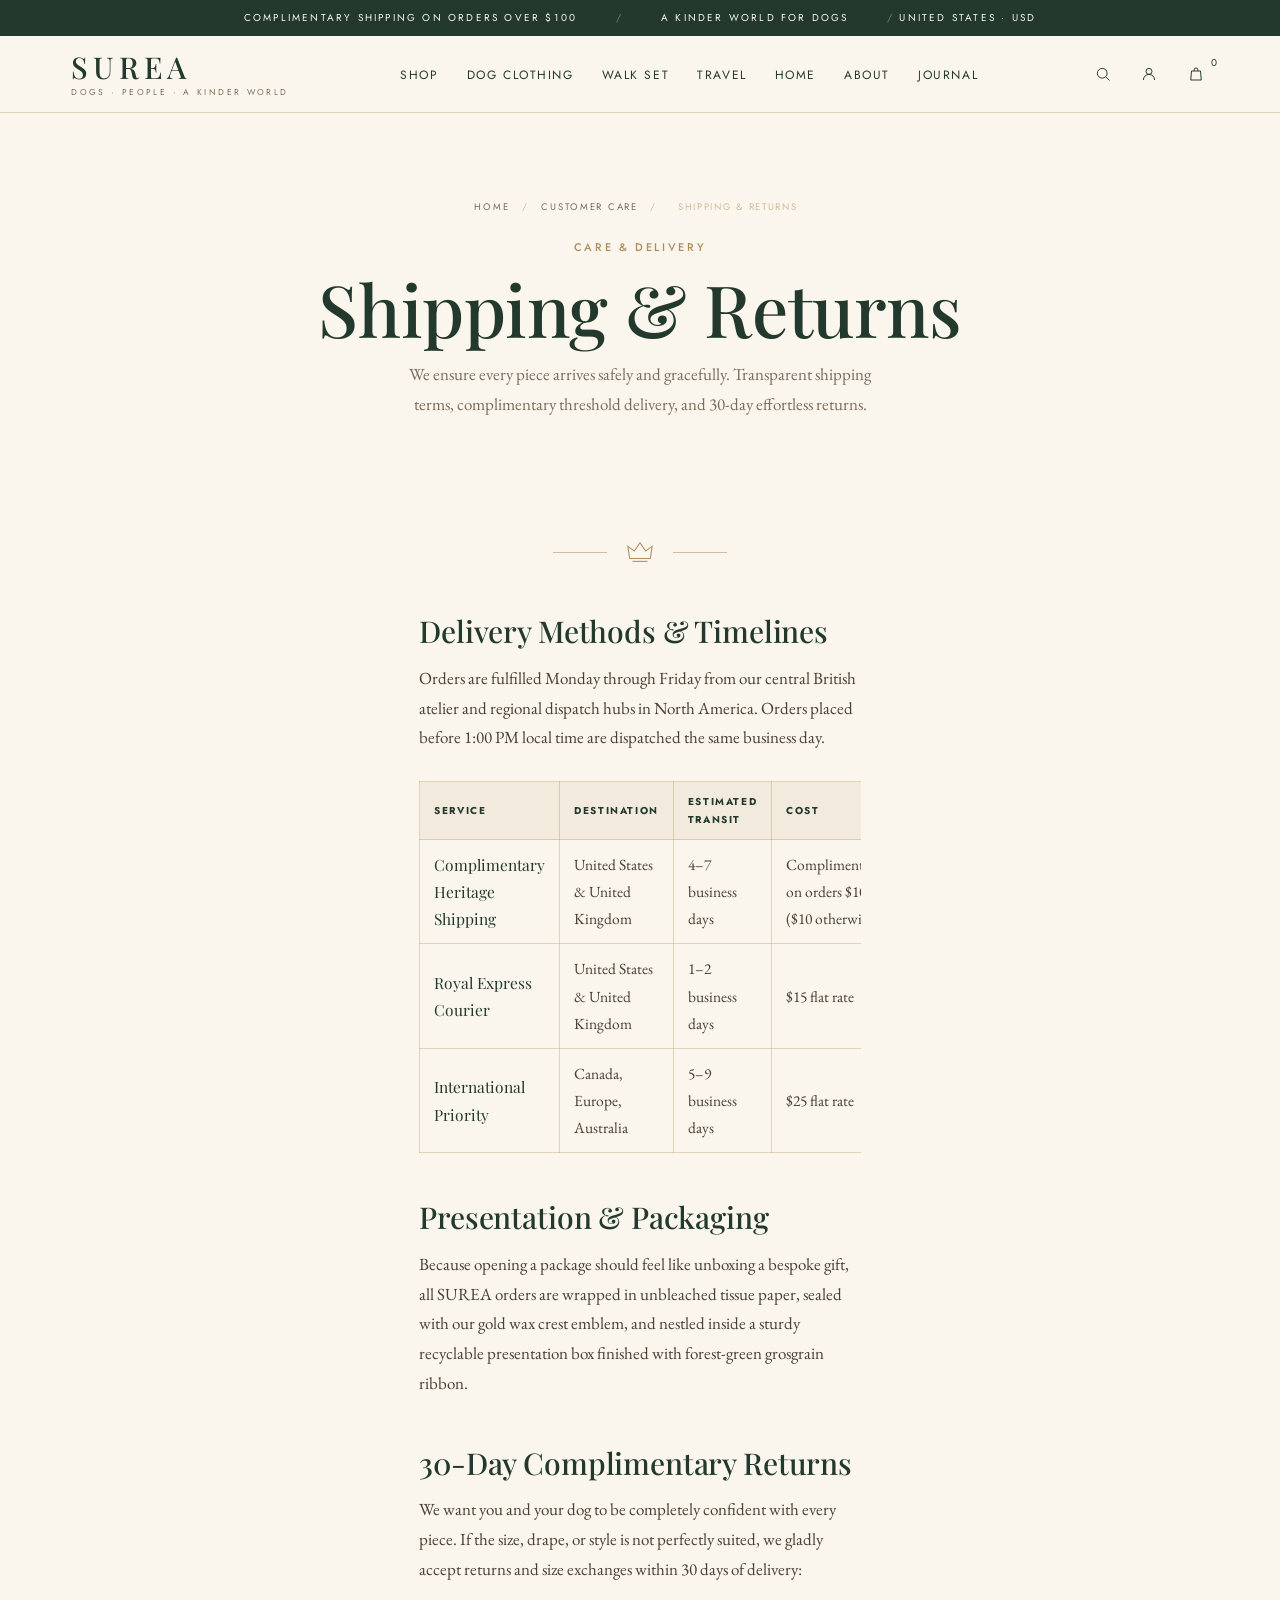
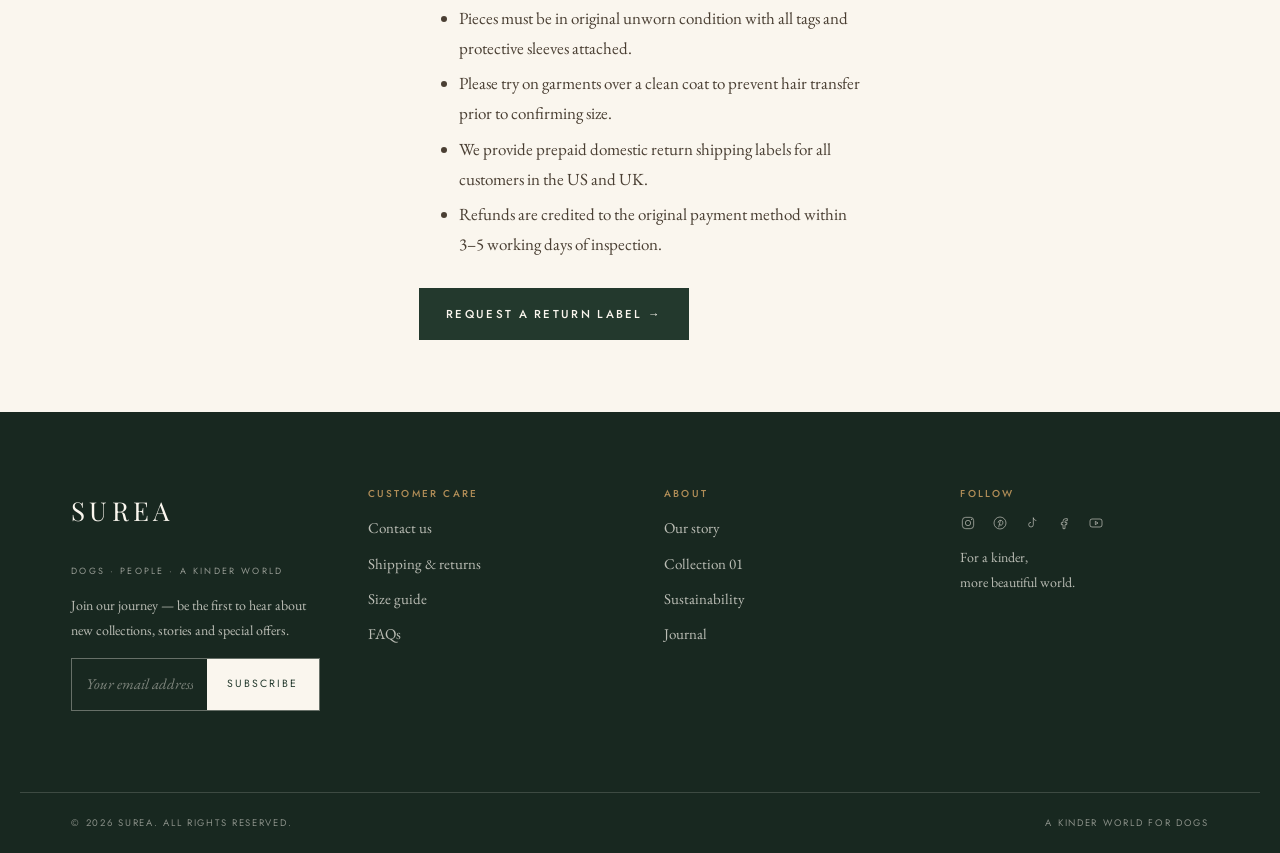
<file: shipping-returns.html>
<!DOCTYPE html>
<html lang="en">
<head>
<meta charset="utf-8">
<meta name="viewport" content="width=device-width, initial-scale=1">
<title>Shipping &amp; Returns — SUREA | British Heritage for Dogs</title>
<meta name="description" content="Complimentary shipping on orders over $100 and 30-day hassle-free returns. Learn about our delivery methods and signature gift packaging.">
<meta name="theme-color" content="#23392d">
<meta property="og:title" content="Shipping &amp; Returns — SUREA">
<meta property="og:description" content="Complimentary delivery and 30-day returns.">
<meta property="og:type" content="website">
<link rel="preconnect" href="https://fonts.googleapis.com">
<link rel="preconnect" href="https://fonts.gstatic.com" crossorigin>
<link href="https://fonts.googleapis.com/css2?family=Playfair+Display:ital,wght@0,400;0,500;1,400&family=EB+Garamond:ital,wght@0,400;0,500;1,400&family=Jost:wght@400;500&family=Pinyon+Script&display=swap" rel="stylesheet">
<link rel="stylesheet" href="assets/css/site.css">
</head>
<body>
<a class="skip-link" href="#main">Skip to content</a>

<div class="announce">
  <div class="wrap announce__inner">
    <span>Complimentary shipping on orders over $100</span>
    <span class="announce__sep" aria-hidden="true">/</span>
    <span>A kinder world for dogs</span>
    <span class="announce__right"><span class="announce__sep" aria-hidden="true">/</span> United States · USD</span>
  </div>
</div>

<header class="site-header">
  <div class="wrap site-header__inner">
    <button class="burger" type="button" data-nav-toggle aria-expanded="false" aria-label="Open menu"><span></span><span></span><span></span></button>
    <a class="wordmark" href="index.html">
      <span class="wordmark__name">SUREA</span>
      <span class="wordmark__tag">Dogs · People · A Kinder World</span>
    </a>
    <nav class="nav" aria-label="Primary">
      <ul class="nav__list">
        <li><a class="nav__link" href="shop.html">Shop</a></li>
        <li><a class="nav__link" href="shop.html?cat=clothing">Dog Clothing</a></li>
        <li><a class="nav__link" href="shop.html?cat=walk">Walk Set</a></li>
        <li><a class="nav__link" href="shop.html?cat=travel">Travel</a></li>
        <li><a class="nav__link" href="shop.html?cat=home">Home</a></li>
        <li><a class="nav__link" href="about.html">About</a></li>
        <li><a class="nav__link" href="journal.html">Journal</a></li>
      </ul>
    </nav>
    <div class="header-tools">
      <button class="tool" type="button" data-search-toggle aria-label="Search the collection"><span data-icon="search"></span></button>
      <a class="tool" href="contact.html" aria-label="Customer care"><span data-icon="user"></span></a>
      <button class="tool" type="button" data-open-bag aria-label="Open your shopping bag">
        <span data-icon="bag"></span><span class="tool__count" data-bag-count>0</span>
      </button>
    </div>
  </div>
  <nav class="mobile-nav" data-mobile-nav aria-label="Mobile">
    <ul>
      <li><a href="shop.html">Shop all</a></li>
      <li><a href="shop.html?cat=clothing">Dog Clothing</a></li>
      <li><a href="shop.html?cat=walk">Walk Set</a></li>
      <li><a href="shop.html?cat=travel">Travel</a></li>
      <li><a href="shop.html?cat=home">Home &amp; Beds</a></li>
      <li><a href="collection.html">Collection 01</a></li>
      <li><a href="about.html">About</a></li>
      <li><a href="journal.html">Journal</a></li>
      <li><a href="size-guide.html">Size Guide</a></li>
    </ul>
  </nav>
</header>

<main id="main">
  <section class="page-hero">
    <div class="wrap">
      <nav class="breadcrumbs" aria-label="Breadcrumb">
        <a href="index.html">Home</a>
        <span aria-hidden="true">/</span>
        <a href="shop.html">Customer Care</a>
        <span aria-hidden="true">/</span>
        <span>Shipping &amp; Returns</span>
      </nav>
      <p class="eyebrow">Care &amp; Delivery</p>
      <h1 class="h-display page-hero__title">Shipping &amp; Returns</h1>
      <p class="page-hero__copy">
        We ensure every piece arrives safely and gracefully. Transparent shipping terms, complimentary threshold delivery, and 30-day effortless returns.
      </p>
    </div>
  </section>

  <section class="section section--tight">
    <div class="wrap prose">
      <div class="crest-divider"><span data-icon="crown"></span></div>
      <h2 class="h-2">Delivery Methods &amp; Timelines</h2>
      <p>
        Orders are fulfilled Monday through Friday from our central British atelier and regional dispatch hubs in North America. Orders placed before 1:00 PM local time are dispatched the same business day.
      </p>

      <div style="overflow-x: auto; margin-block: 28px;">
        <table>
          <thead>
            <tr>
              <th scope="col">Service</th>
              <th scope="col">Destination</th>
              <th scope="col">Estimated Transit</th>
              <th scope="col">Cost</th>
            </tr>
          </thead>
          <tbody>
            <tr>
              <td>Complimentary Heritage Shipping</td>
              <td>United States &amp; United Kingdom</td>
              <td>4–7 business days</td>
              <td>Complimentary on orders $100+ ($10 otherwise)</td>
            </tr>
            <tr>
              <td>Royal Express Courier</td>
              <td>United States &amp; United Kingdom</td>
              <td>1–2 business days</td>
              <td>$15 flat rate</td>
            </tr>
            <tr>
              <td>International Priority</td>
              <td>Canada, Europe, Australia</td>
              <td>5–9 business days</td>
              <td>$25 flat rate</td>
            </tr>
          </tbody>
        </table>
      </div>

      <h2 class="h-2 mt-l">Presentation &amp; Packaging</h2>
      <p>
        Because opening a package should feel like unboxing a bespoke gift, all SUREA orders are wrapped in unbleached tissue paper, sealed with our gold wax crest emblem, and nestled inside a sturdy recyclable presentation box finished with forest-green grosgrain ribbon.
      </p>

      <h2 class="h-2 mt-l">30-Day Complimentary Returns</h2>
      <p>
        We want you and your dog to be completely confident with every piece. If the size, drape, or style is not perfectly suited, we gladly accept returns and size exchanges within 30 days of delivery:
      </p>
      <ul>
        <li>Pieces must be in original unworn condition with all tags and protective sleeves attached.</li>
        <li>Please try on garments over a clean coat to prevent hair transfer prior to confirming size.</li>
        <li>We provide prepaid domestic return shipping labels for all customers in the US and UK.</li>
        <li>Refunds are credited to the original payment method within 3–5 working days of inspection.</li>
      </ul>

      <p class="mt-m">
        <a class="btn btn--solid" href="contact.html">Request a Return Label &rarr;</a>
      </p>
    </div>
  </section>
</main>

<footer class="site-footer">
  <div class="wrap">
    <div class="footer-grid">
      <div>
        <p class="footer-brand__name">SUREA</p>
        <p class="footer-brand__tag">Dogs · People · A Kinder World</p>
        <p class="mt-s small">Join our journey — be the first to hear about new collections, stories and special offers.</p>
        <form class="subscribe" data-subscribe novalidate>
          <label class="skip-link" for="subscribe-email">Email address</label>
          <input id="subscribe-email" type="email" placeholder="Your email address" autocomplete="email" required>
          <button type="submit">Subscribe</button>
        </form>
        <p class="form-note" data-form-note></p>
      </div>
      <div>
        <h4>Customer Care</h4>
        <ul>
          <li><a href="contact.html">Contact us</a></li>
          <li><a href="shipping-returns.html" aria-current="page">Shipping &amp; returns</a></li>
          <li><a href="size-guide.html">Size guide</a></li>
          <li><a href="contact.html#faqs">FAQs</a></li>
        </ul>
      </div>
      <div>
        <h4>About</h4>
        <ul>
          <li><a href="about.html">Our story</a></li>
          <li><a href="collection.html">Collection 01</a></li>
          <li><a href="about.html#sustainability">Sustainability</a></li>
          <li><a href="journal.html">Journal</a></li>
        </ul>
      </div>
      <div>
        <h4>Follow</h4>
        <div class="socials">
          <a href="#" aria-label="Instagram"><span data-icon="instagram"></span></a>
          <a href="#" aria-label="Pinterest"><span data-icon="pinterest"></span></a>
          <a href="#" aria-label="TikTok"><span data-icon="tiktok"></span></a>
          <a href="#" aria-label="Facebook"><span data-icon="facebook"></span></a>
          <a href="#" aria-label="YouTube"><span data-icon="youtube"></span></a>
        </div>
        <p class="small mt-s">For a kinder,<br>more beautiful world.</p>
      </div>
    </div>
  </div>
  <div class="wrap footer-bottom">
    <span>© <span data-year>2026</span> SUREA. All rights reserved.</span>
    <span>A kinder world for dogs</span>
  </div>
</footer>

<script src="assets/js/data.js"></script>
<script src="assets/js/cart.js"></script>
<script src="assets/js/main.js"></script>
</body>
</html>
</file>
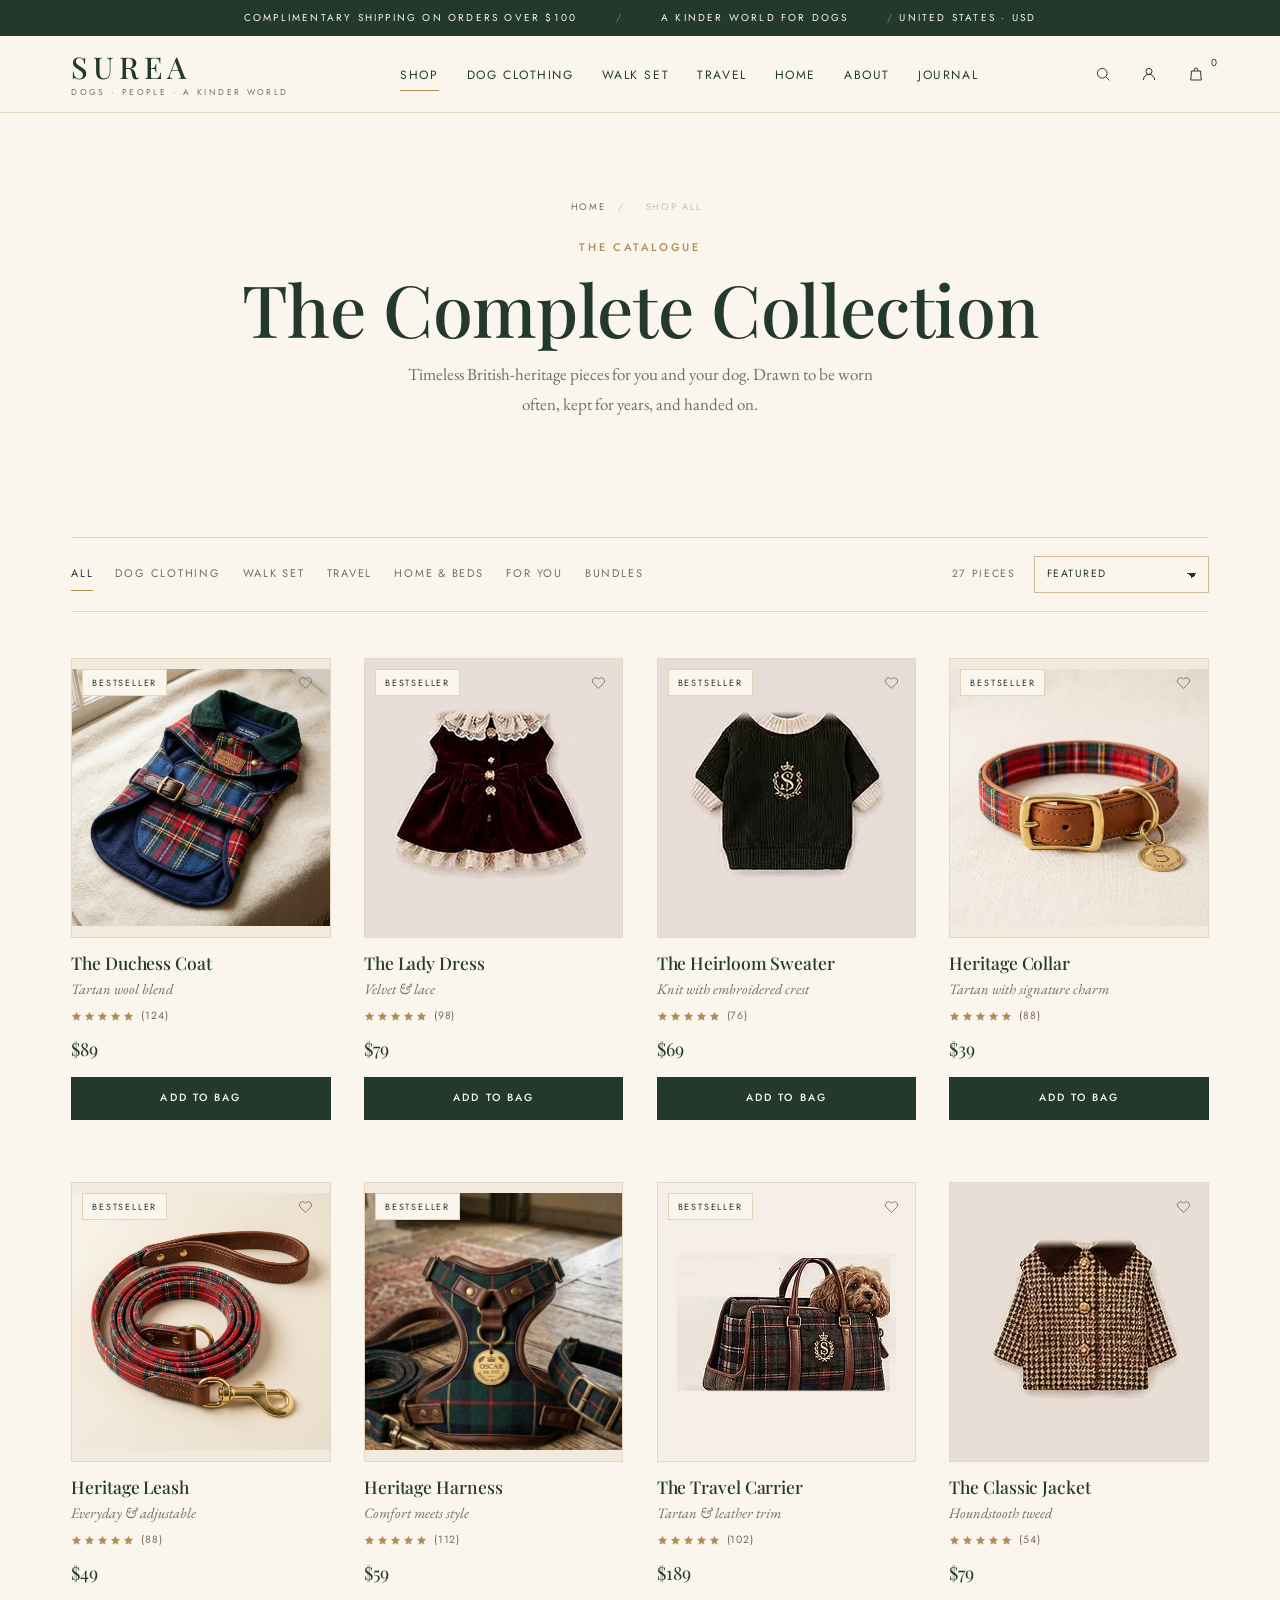
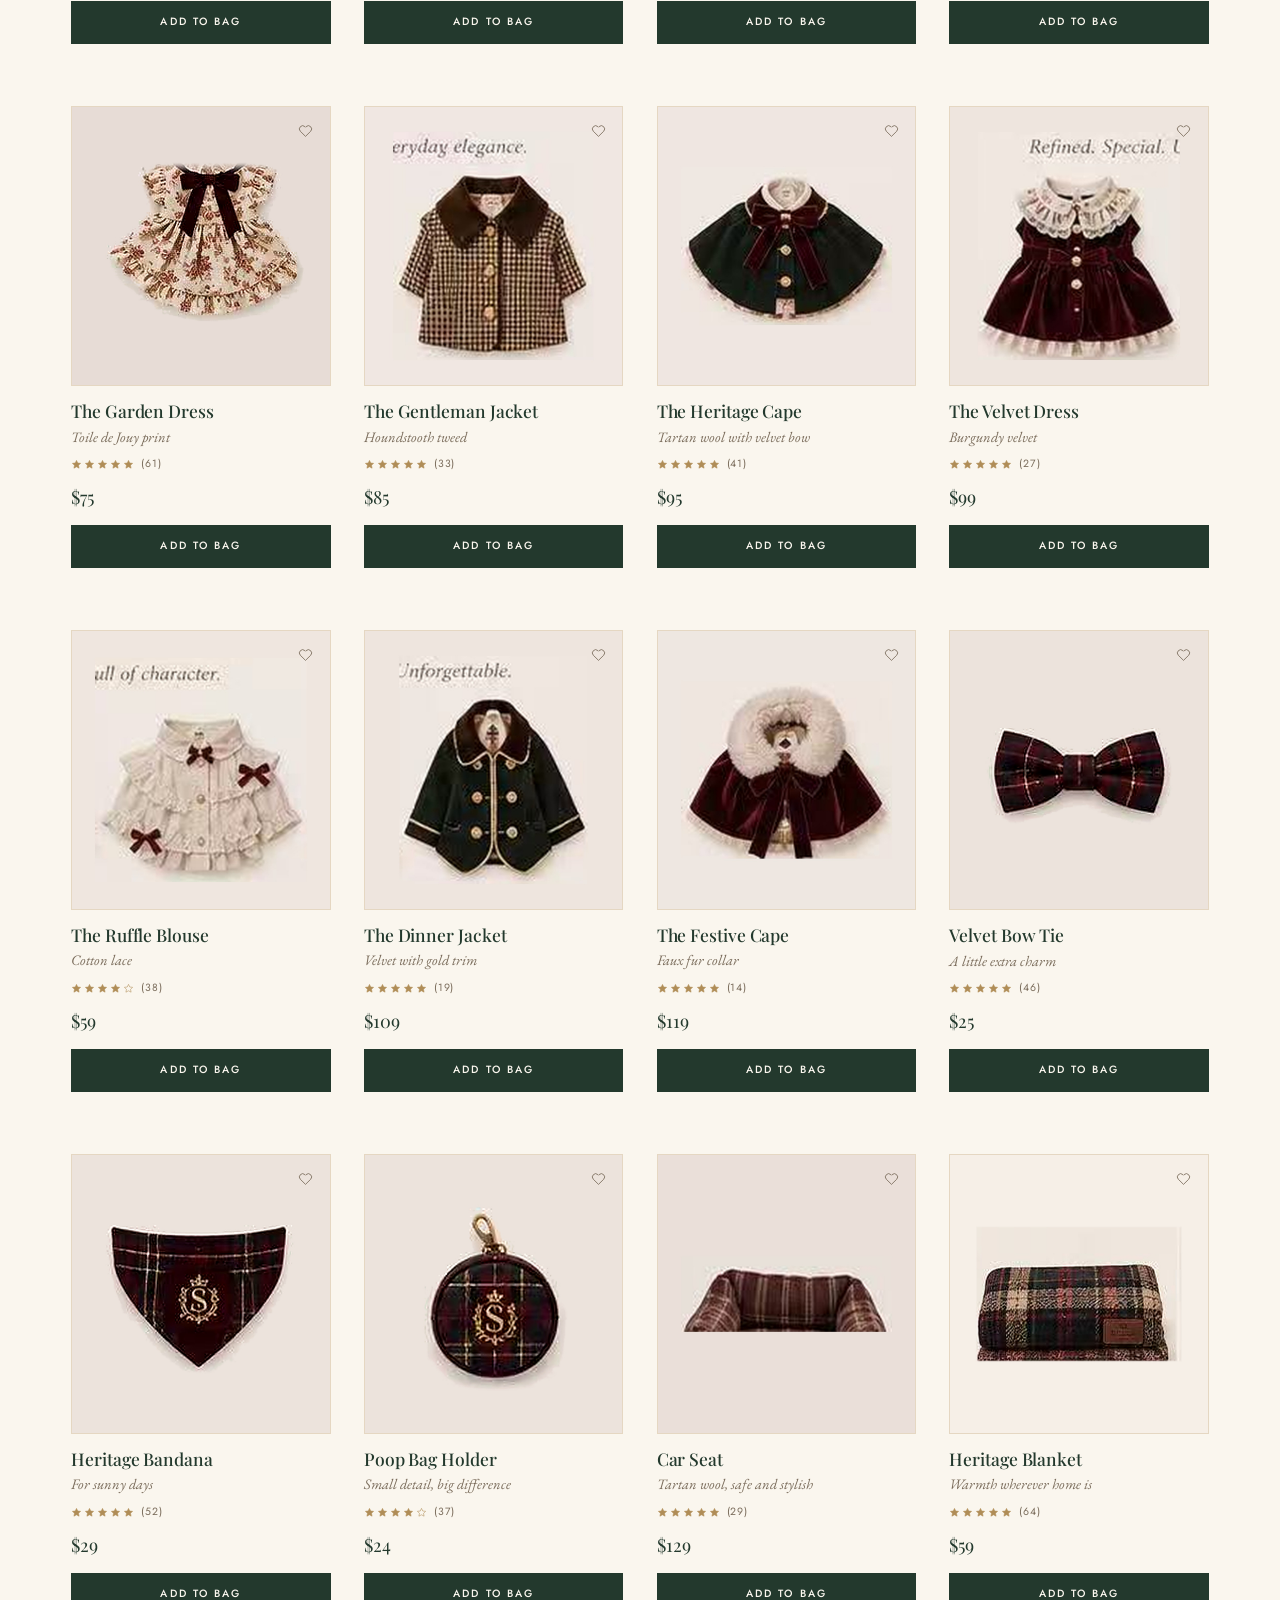
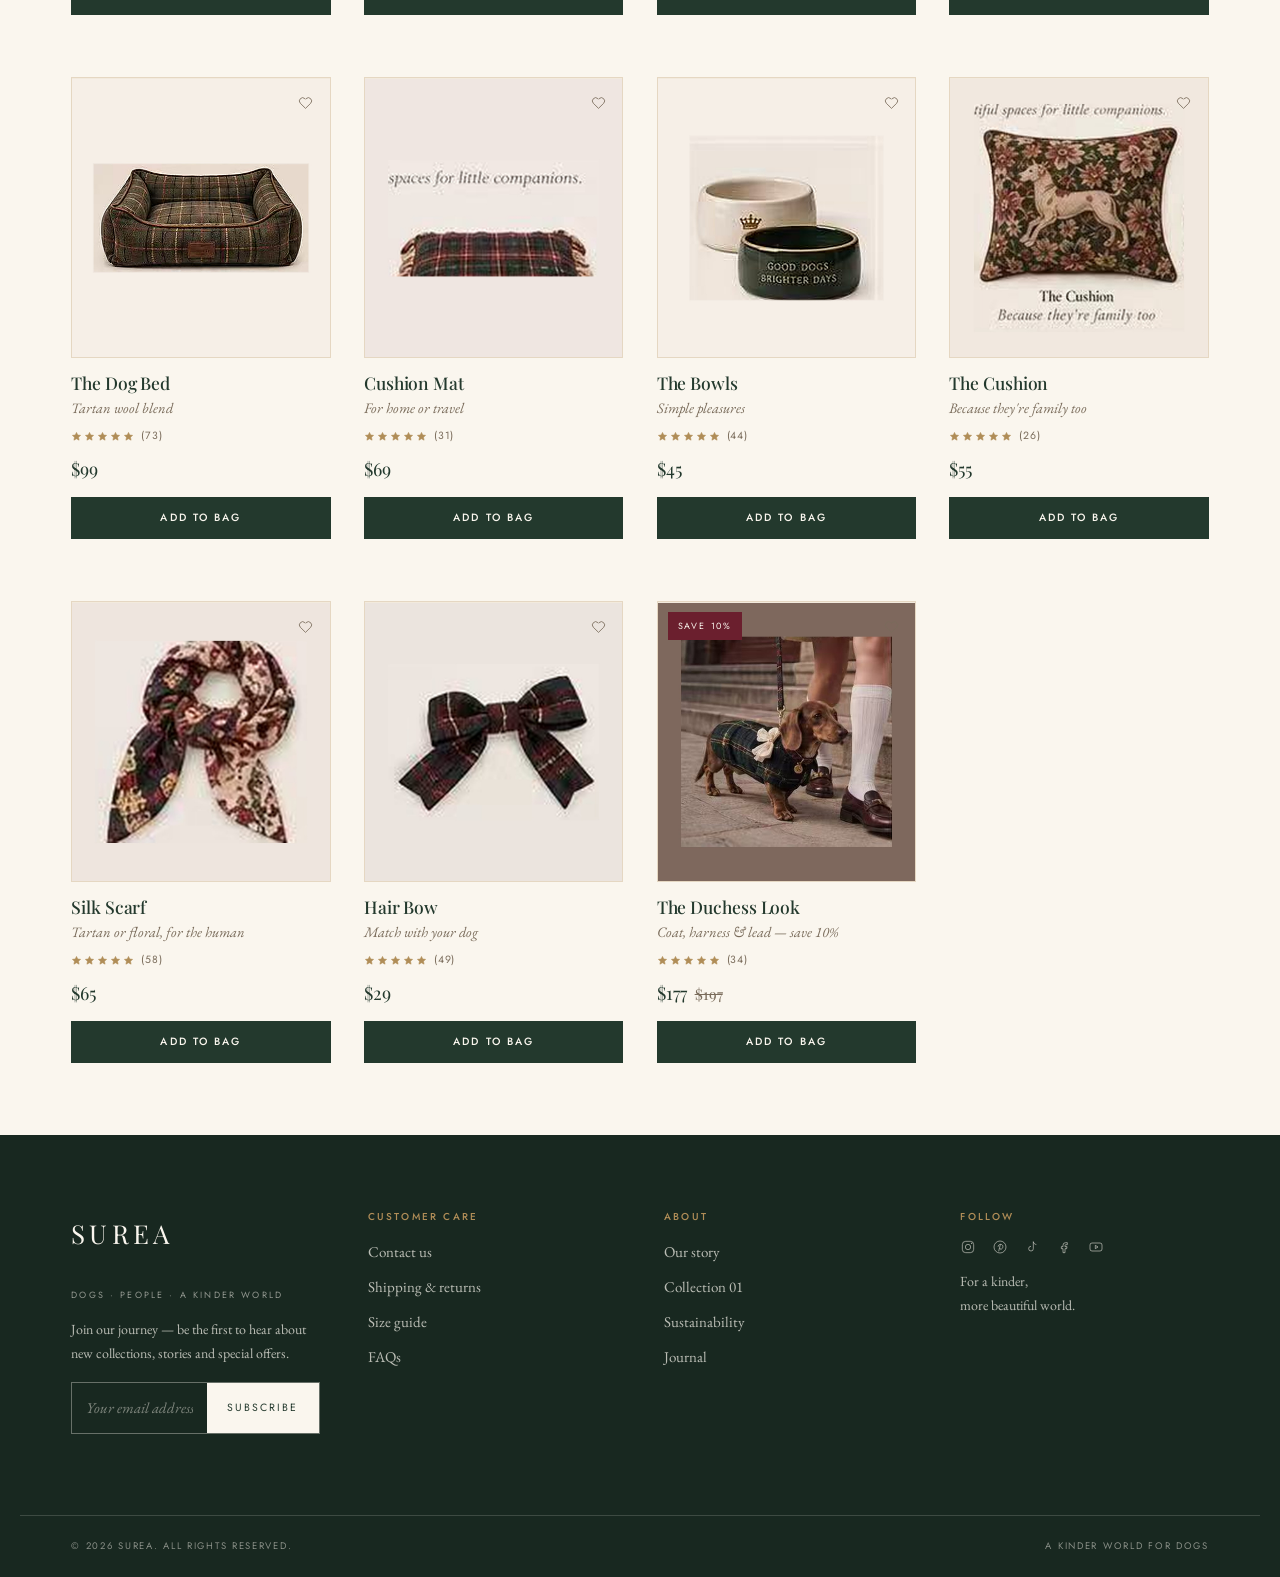
<file: shop.html>
<!DOCTYPE html>
<html lang="en">
<head>
<meta charset="utf-8">
<meta name="viewport" content="width=device-width, initial-scale=1">
<title>The Collection — SUREA | British Heritage for Dogs</title>
<meta name="description" content="Explore the full SUREA collection: heirloom coats, dresses, walk sets, travel carriers, and home pieces crafted with British heritage fabrics.">
<meta name="theme-color" content="#23392d">
<meta property="og:title" content="The Collection — SUREA">
<meta property="og:description" content="British heritage fabrics, thoughtful details. Timeless pieces for you and your dog.">
<meta property="og:type" content="website">
<meta property="og:image" content="assets/img/hero-hearth.jpg">
<link rel="preconnect" href="https://fonts.googleapis.com">
<link rel="preconnect" href="https://fonts.gstatic.com" crossorigin>
<link href="https://fonts.googleapis.com/css2?family=Playfair+Display:ital,wght@0,400;0,500;1,400&family=EB+Garamond:ital,wght@0,400;0,500;1,400&family=Jost:wght@400;500&family=Pinyon+Script&display=swap" rel="stylesheet">
<link rel="stylesheet" href="assets/css/site.css">
</head>
<body>
<a class="skip-link" href="#main">Skip to content</a>

<div class="announce">
  <div class="wrap announce__inner">
    <span>Complimentary shipping on orders over $100</span>
    <span class="announce__sep" aria-hidden="true">/</span>
    <span>A kinder world for dogs</span>
    <span class="announce__right"><span class="announce__sep" aria-hidden="true">/</span> United States · USD</span>
  </div>
</div>

<header class="site-header">
  <div class="wrap site-header__inner">
    <button class="burger" type="button" data-nav-toggle aria-expanded="false" aria-label="Open menu"><span></span><span></span><span></span></button>
    <a class="wordmark" href="index.html">
      <span class="wordmark__name">SUREA</span>
      <span class="wordmark__tag">Dogs · People · A Kinder World</span>
    </a>
    <nav class="nav" aria-label="Primary">
      <ul class="nav__list">
        <li><a class="nav__link" href="shop.html" aria-current="page">Shop</a></li>
        <li><a class="nav__link" href="shop.html?cat=clothing">Dog Clothing</a></li>
        <li><a class="nav__link" href="shop.html?cat=walk">Walk Set</a></li>
        <li><a class="nav__link" href="shop.html?cat=travel">Travel</a></li>
        <li><a class="nav__link" href="shop.html?cat=home">Home</a></li>
        <li><a class="nav__link" href="about.html">About</a></li>
        <li><a class="nav__link" href="journal.html">Journal</a></li>
      </ul>
    </nav>
    <div class="header-tools">
      <button class="tool" type="button" data-search-toggle aria-label="Search the collection"><span data-icon="search"></span></button>
      <a class="tool" href="contact.html" aria-label="Customer care"><span data-icon="user"></span></a>
      <button class="tool" type="button" data-open-bag aria-label="Open your shopping bag">
        <span data-icon="bag"></span><span class="tool__count" data-bag-count>0</span>
      </button>
    </div>
  </div>
  <nav class="mobile-nav" data-mobile-nav aria-label="Mobile">
    <ul>
      <li><a href="shop.html">Shop all</a></li>
      <li><a href="shop.html?cat=clothing">Dog Clothing</a></li>
      <li><a href="shop.html?cat=walk">Walk Set</a></li>
      <li><a href="shop.html?cat=travel">Travel</a></li>
      <li><a href="shop.html?cat=home">Home &amp; Beds</a></li>
      <li><a href="collection.html">Collection 01</a></li>
      <li><a href="about.html">About</a></li>
      <li><a href="journal.html">Journal</a></li>
      <li><a href="size-guide.html">Size Guide</a></li>
    </ul>
  </nav>
</header>

<main id="main">
  <!-- Page Hero -->
  <section class="page-hero">
    <div class="wrap">
      <nav class="breadcrumbs" aria-label="Breadcrumb">
        <a href="index.html">Home</a>
        <span aria-hidden="true">/</span>
        <span id="breadcrumb-current">Shop All</span>
      </nav>
      <p class="eyebrow" id="shop-eyebrow">The Catalogue</p>
      <h1 class="h-display page-hero__title" id="shop-title">The Complete Collection</h1>
      <p class="page-hero__copy" id="shop-desc">Timeless British-heritage pieces for you and your dog. Drawn to be worn often, kept for years, and handed on.</p>
    </div>
  </section>

  <!-- Collection / Products -->
  <section class="section section--tight">
    <div class="wrap">
      <div class="toolbar">
        <nav class="filters" id="category-filters" aria-label="Category filter">
          <a class="filter" href="shop.html" data-cat="all" aria-pressed="true">All</a>
          <a class="filter" href="shop.html?cat=clothing" data-cat="clothing">Dog Clothing</a>
          <a class="filter" href="shop.html?cat=walk" data-cat="walk">Walk Set</a>
          <a class="filter" href="shop.html?cat=travel" data-cat="travel">Travel</a>
          <a class="filter" href="shop.html?cat=home" data-cat="home">Home &amp; Beds</a>
          <a class="filter" href="shop.html?cat=foryou" data-cat="foryou">For You</a>
          <a class="filter" href="shop.html?cat=bundles" data-cat="bundles">Bundles</a>
        </nav>
        <div class="toolbar__right">
          <span class="result-count" id="result-count">27 pieces</span>
          <div class="select-field">
            <label class="skip-link" for="sort-select">Sort by</label>
            <select id="sort-select" aria-label="Sort products">
              <option value="featured">Featured</option>
              <option value="price-asc">Price: Low to High</option>
              <option value="price-desc">Price: High to Low</option>
              <option value="name">Name (A–Z)</option>
            </select>
          </div>
        </div>
      </div>

      <div class="product-grid product-grid--loose" id="shop-grid"></div>

      <div class="empty-state" id="shop-empty" style="display: none;">
        <p class="h-3">No matching pieces found</p>
        <p class="mt-s">Try clearing your search term or exploring our full collection.</p>
        <p class="mt-m"><a class="btn btn--solid" href="shop.html">View all pieces <span class="arrow" data-icon="arrow"></span></a></p>
      </div>
    </div>
  </section>
</main>

<footer class="site-footer">
  <div class="wrap">
    <div class="footer-grid">
      <div>
        <p class="footer-brand__name">SUREA</p>
        <p class="footer-brand__tag">Dogs · People · A Kinder World</p>
        <p class="mt-s small">Join our journey — be the first to hear about new collections, stories and special offers.</p>
        <form class="subscribe" data-subscribe novalidate>
          <label class="skip-link" for="subscribe-email">Email address</label>
          <input id="subscribe-email" type="email" placeholder="Your email address" autocomplete="email" required>
          <button type="submit">Subscribe</button>
        </form>
        <p class="form-note" data-form-note></p>
      </div>
      <div>
        <h4>Customer Care</h4>
        <ul>
          <li><a href="contact.html">Contact us</a></li>
          <li><a href="shipping-returns.html">Shipping &amp; returns</a></li>
          <li><a href="size-guide.html">Size guide</a></li>
          <li><a href="contact.html#faqs">FAQs</a></li>
        </ul>
      </div>
      <div>
        <h4>About</h4>
        <ul>
          <li><a href="about.html">Our story</a></li>
          <li><a href="collection.html">Collection 01</a></li>
          <li><a href="about.html#sustainability">Sustainability</a></li>
          <li><a href="journal.html">Journal</a></li>
        </ul>
      </div>
      <div>
        <h4>Follow</h4>
        <div class="socials">
          <a href="#" aria-label="Instagram"><span data-icon="instagram"></span></a>
          <a href="#" aria-label="Pinterest"><span data-icon="pinterest"></span></a>
          <a href="#" aria-label="TikTok"><span data-icon="tiktok"></span></a>
          <a href="#" aria-label="Facebook"><span data-icon="facebook"></span></a>
          <a href="#" aria-label="YouTube"><span data-icon="youtube"></span></a>
        </div>
        <p class="small mt-s">For a kinder,<br>more beautiful world.</p>
      </div>
    </div>
  </div>
  <div class="wrap footer-bottom">
    <span>© <span data-year>2026</span> SUREA. All rights reserved.</span>
    <span>A kinder world for dogs</span>
  </div>
</footer>

<script src="assets/js/data.js"></script>
<script src="assets/js/cart.js"></script>
<script src="assets/js/main.js"></script>
<script>
document.addEventListener("DOMContentLoaded", function () {
  var grid = document.getElementById("shop-grid");
  var empty = document.getElementById("shop-empty");
  var resultCount = document.getElementById("result-count");
  var sortSelect = document.getElementById("sort-select");
  var breadcrumbCurrent = document.getElementById("breadcrumb-current");
  var eyebrow = document.getElementById("shop-eyebrow");
  var pageTitle = document.getElementById("shop-title");
  var pageDesc = document.getElementById("shop-desc");
  var filterLinks = document.querySelectorAll("#category-filters [data-cat]");

  var CAT_INFO = {
    all: {
      title: "The Complete Collection",
      eyebrow: "The Catalogue",
      desc: "Timeless British-heritage pieces for you and your dog. Drawn to be worn often, kept for years, and handed on.",
      crumb: "Shop All"
    },
    clothing: {
      title: "Dog Clothing",
      eyebrow: "Wardrobe",
      desc: "Heritage coats, velvet dresses, roll-neck knitwear, and shooting jackets crafted from British mills.",
      crumb: "Dog Clothing"
    },
    walk: {
      title: "The Walk Set",
      eyebrow: "Everyday Stroll",
      desc: "Collars, leads, padded harnesses and accessories made for country walks and quiet morning pavements.",
      crumb: "Walk Set"
    },
    travel: {
      title: "Travel & Carriers",
      eyebrow: "Journeys",
      desc: "Structured carriers, cosy car seats and travel blankets engineered for comfort and calm departures.",
      crumb: "Travel"
    },
    home: {
      title: "Home & Beds",
      eyebrow: "Hearth & Home",
      desc: "Tartan dog beds, floral cushions, and glazed ceramic bowls that belong in a beautiful home.",
      crumb: "Home & Beds"
    },
    foryou: {
      title: "For You & Companion",
      eyebrow: "Matching Pieces",
      desc: "Pure silk scarves and tartan hair bows designed to match seamlessly with your dog's wardrobe.",
      crumb: "For You"
    },
    bundles: {
      title: "Curated Bundles",
      eyebrow: "Complete Looks",
      desc: "Complete matching ensembles offered together with complimentary presentation packaging.",
      crumb: "Bundles"
    }
  };

  function getParams() {
    var sp = new URLSearchParams(window.location.search);
    return {
      cat: sp.get("cat") || "all",
      q: sp.get("q") || "",
      sort: sp.get("sort") || "featured"
    };
  }

  function render() {
    var params = getParams();
    var currentCat = params.cat;
    var query = params.q.trim();
    var sort = params.sort;

    // Update active filter style
    filterLinks.forEach(function (link) {
      var cat = link.getAttribute("data-cat");
      var isActive = (cat === currentCat && !query);
      link.setAttribute("aria-pressed", isActive ? "true" : "false");
    });

    // Update sort select value
    if (sortSelect) sortSelect.value = sort;

    // Filter products
    var list = [];
    if (query) {
      list = window.SUREA.search(query);
      eyebrow.textContent = "Search Results";
      pageTitle.textContent = '“' + query + '”';
      pageDesc.textContent = "Search results across all categories and materials.";
      breadcrumbCurrent.textContent = "Search: " + query;
      document.title = 'Search: "' + query + '" — SUREA';
    } else {
      var info = CAT_INFO[currentCat] || CAT_INFO.all;
      eyebrow.textContent = info.eyebrow;
      pageTitle.textContent = info.title;
      pageDesc.textContent = info.desc;
      breadcrumbCurrent.textContent = info.crumb;
      document.title = info.title + " — SUREA | British Heritage";

      if (currentCat === "all") {
        list = window.SUREA.products.slice();
      } else {
        list = window.SUREA.inCategory(currentCat);
      }
    }

    // Sort products
    if (sort === "price-asc") {
      list.sort(function (a, b) { return a.price - b.price; });
    } else if (sort === "price-desc") {
      list.sort(function (a, b) { return b.price - a.price; });
    } else if (sort === "name") {
      list.sort(function (a, b) { return a.name.localeCompare(b.name); });
    } else {
      // featured: bestsellers first, then original catalog order
      list.sort(function (a, b) {
        if (a.featured && !b.featured) return -1;
        if (!a.featured && b.featured) return 1;
        return 0;
      });
    }

    // Results count
    resultCount.textContent = list.length + (list.length === 1 ? " piece" : " pieces");

    if (list.length === 0) {
      grid.innerHTML = "";
      empty.style.display = "block";
    } else {
      empty.style.display = "none";
      SUREAui.gridInto("#shop-grid", list);
    }
  }

  if (sortSelect) {
    sortSelect.addEventListener("change", function () {
      var sp = new URLSearchParams(window.location.search);
      sp.set("sort", sortSelect.value);
      history.pushState(null, "", "?" + sp.toString());
      render();
    });
  }

  window.addEventListener("popstate", render);
  render();
});
</script>
</body>
</html>
</file>
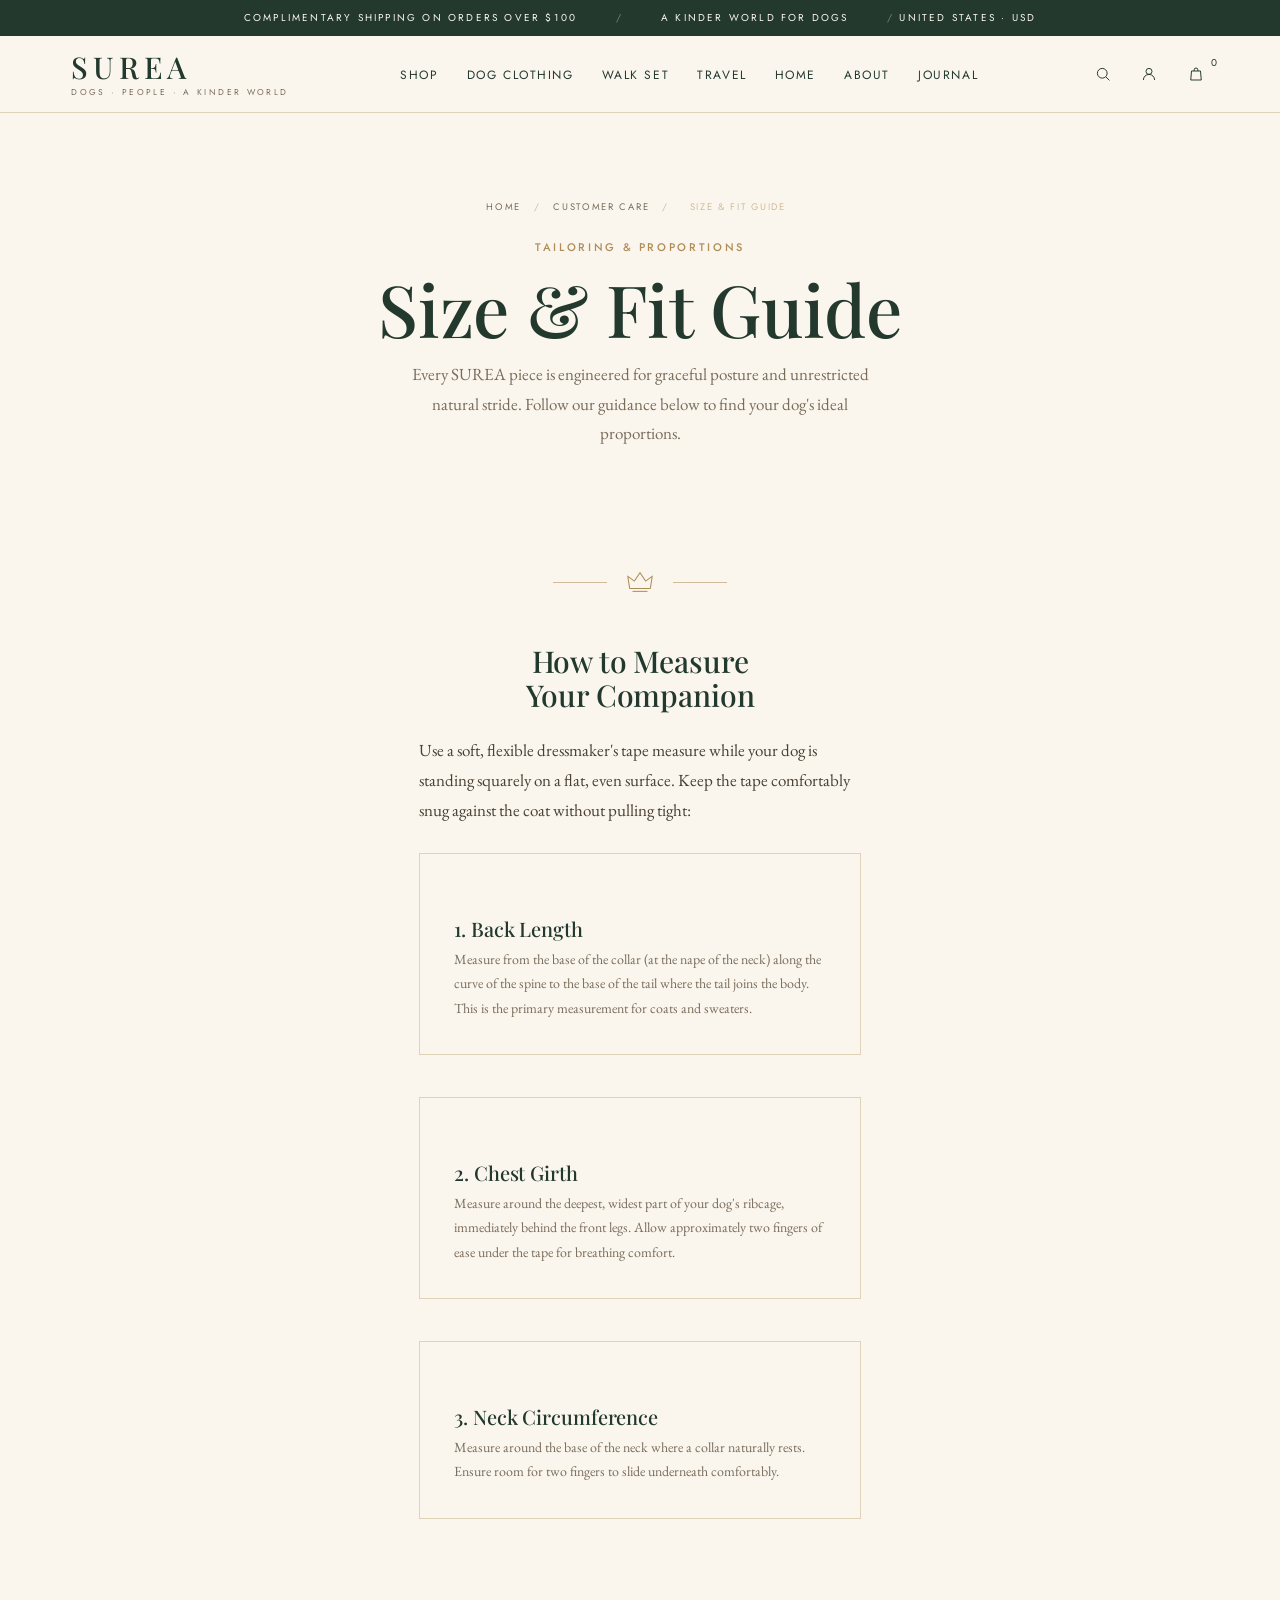
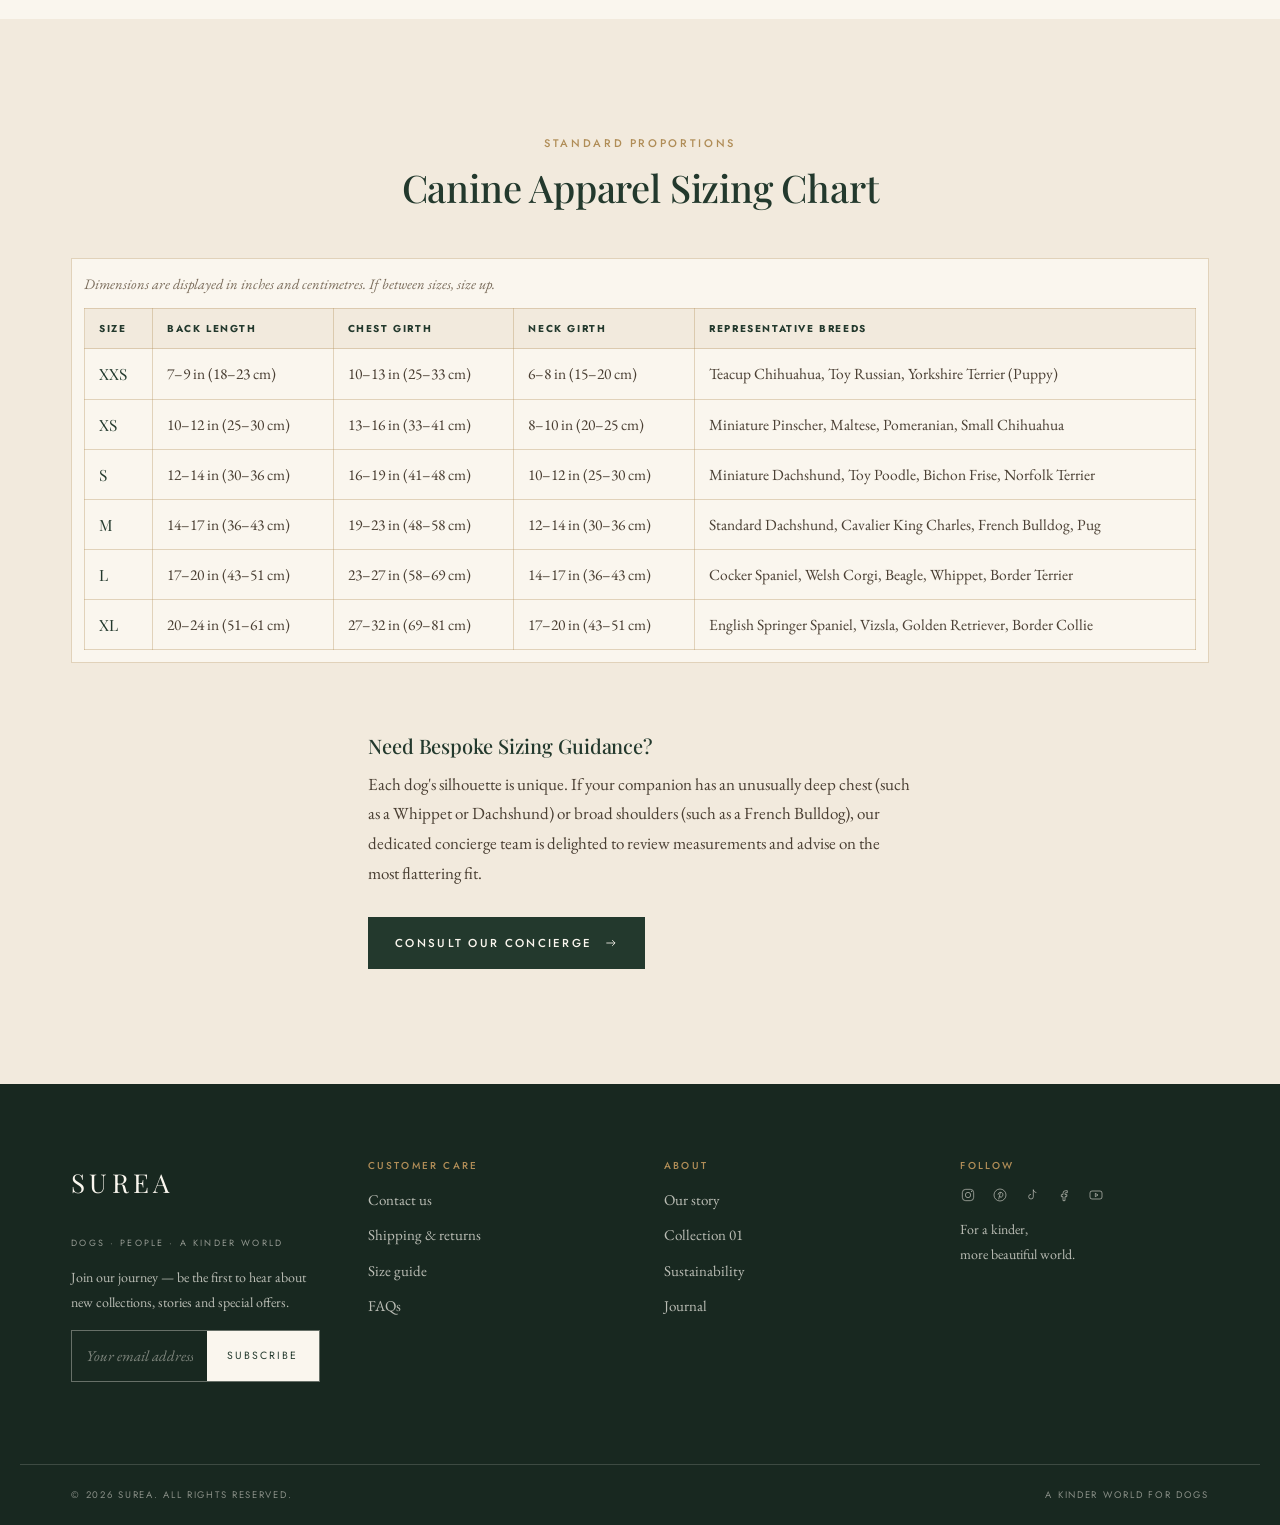
<file: size-guide.html>
<!DOCTYPE html>
<html lang="en">
<head>
<meta charset="utf-8">
<meta name="viewport" content="width=device-width, initial-scale=1">
<title>Size &amp; Fit Guide — SUREA | British Heritage for Dogs</title>
<meta name="description" content="Find the perfect fit for your dog. Accurate measurement guide and breed recommendations for SUREA coats, sweaters and harnesses.">
<meta name="theme-color" content="#23392d">
<meta property="og:title" content="Size &amp; Fit Guide — SUREA">
<meta property="og:description" content="Find the perfect fit for your dog.">
<meta property="og:type" content="website">
<link rel="preconnect" href="https://fonts.googleapis.com">
<link rel="preconnect" href="https://fonts.gstatic.com" crossorigin>
<link href="https://fonts.googleapis.com/css2?family=Playfair+Display:ital,wght@0,400;0,500;1,400&family=EB+Garamond:ital,wght@0,400;0,500;1,400&family=Jost:wght@400;500&family=Pinyon+Script&display=swap" rel="stylesheet">
<link rel="stylesheet" href="assets/css/site.css">
</head>
<body>
<a class="skip-link" href="#main">Skip to content</a>

<div class="announce">
  <div class="wrap announce__inner">
    <span>Complimentary shipping on orders over $100</span>
    <span class="announce__sep" aria-hidden="true">/</span>
    <span>A kinder world for dogs</span>
    <span class="announce__right"><span class="announce__sep" aria-hidden="true">/</span> United States · USD</span>
  </div>
</div>

<header class="site-header">
  <div class="wrap site-header__inner">
    <button class="burger" type="button" data-nav-toggle aria-expanded="false" aria-label="Open menu"><span></span><span></span><span></span></button>
    <a class="wordmark" href="index.html">
      <span class="wordmark__name">SUREA</span>
      <span class="wordmark__tag">Dogs · People · A Kinder World</span>
    </a>
    <nav class="nav" aria-label="Primary">
      <ul class="nav__list">
        <li><a class="nav__link" href="shop.html">Shop</a></li>
        <li><a class="nav__link" href="shop.html?cat=clothing">Dog Clothing</a></li>
        <li><a class="nav__link" href="shop.html?cat=walk">Walk Set</a></li>
        <li><a class="nav__link" href="shop.html?cat=travel">Travel</a></li>
        <li><a class="nav__link" href="shop.html?cat=home">Home</a></li>
        <li><a class="nav__link" href="about.html">About</a></li>
        <li><a class="nav__link" href="journal.html">Journal</a></li>
      </ul>
    </nav>
    <div class="header-tools">
      <button class="tool" type="button" data-search-toggle aria-label="Search the collection"><span data-icon="search"></span></button>
      <a class="tool" href="contact.html" aria-label="Customer care"><span data-icon="user"></span></a>
      <button class="tool" type="button" data-open-bag aria-label="Open your shopping bag">
        <span data-icon="bag"></span><span class="tool__count" data-bag-count>0</span>
      </button>
    </div>
  </div>
  <nav class="mobile-nav" data-mobile-nav aria-label="Mobile">
    <ul>
      <li><a href="shop.html">Shop all</a></li>
      <li><a href="shop.html?cat=clothing">Dog Clothing</a></li>
      <li><a href="shop.html?cat=walk">Walk Set</a></li>
      <li><a href="shop.html?cat=travel">Travel</a></li>
      <li><a href="shop.html?cat=home">Home &amp; Beds</a></li>
      <li><a href="collection.html">Collection 01</a></li>
      <li><a href="about.html">About</a></li>
      <li><a href="journal.html">Journal</a></li>
      <li><a href="size-guide.html" aria-current="page">Size Guide</a></li>
    </ul>
  </nav>
</header>

<main id="main">
  <section class="page-hero">
    <div class="wrap">
      <nav class="breadcrumbs" aria-label="Breadcrumb">
        <a href="index.html">Home</a>
        <span aria-hidden="true">/</span>
        <a href="shop.html">Customer Care</a>
        <span aria-hidden="true">/</span>
        <span>Size &amp; Fit Guide</span>
      </nav>
      <p class="eyebrow">Tailoring &amp; Proportions</p>
      <h1 class="h-display page-hero__title">Size &amp; Fit Guide</h1>
      <p class="page-hero__copy">
        Every SUREA piece is engineered for graceful posture and unrestricted natural stride. Follow our guidance below to find your dog's ideal proportions.
      </p>
    </div>
  </section>

  <!-- How to Measure -->
  <section class="section section--tight">
    <div class="wrap prose">
      <div class="crest-divider"><span data-icon="crown"></span></div>
      <h2 class="center h-2" style="margin-bottom: 24px;">How to Measure Your Companion</h2>
      <p>
        Use a soft, flexible dressmaker's tape measure while your dog is standing squarely on a flat, even surface. Keep the tape comfortably snug against the coat without pulling tight:
      </p>

      <div style="display: grid; gap: 20px; margin-block: 28px;">
        <div class="panel">
          <h3 style="font-family: var(--display); color: var(--forest); margin-bottom: 6px;">1. Back Length</h3>
          <p class="small muted" style="margin: 0;">
            Measure from the base of the collar (at the nape of the neck) along the curve of the spine to the base of the tail where the tail joins the body. This is the primary measurement for coats and sweaters.
          </p>
        </div>
        <div class="panel">
          <h3 style="font-family: var(--display); color: var(--forest); margin-bottom: 6px;">2. Chest Girth</h3>
          <p class="small muted" style="margin: 0;">
            Measure around the deepest, widest part of your dog's ribcage, immediately behind the front legs. Allow approximately two fingers of ease under the tape for breathing comfort.
          </p>
        </div>
        <div class="panel">
          <h3 style="font-family: var(--display); color: var(--forest); margin-bottom: 6px;">3. Neck Circumference</h3>
          <p class="small muted" style="margin: 0;">
            Measure around the base of the neck where a collar naturally rests. Ensure room for two fingers to slide underneath comfortably.
          </p>
        </div>
      </div>
    </div>
  </section>

  <!-- Sizing Table -->
  <section class="section section--cream">
    <div class="wrap">
      <div class="section-head section-head--center">
        <p class="eyebrow">Standard Proportions</p>
        <h2 class="h-2">Canine Apparel Sizing Chart</h2>
      </div>

      <div style="overflow-x: auto; background: var(--parchment); border: 1px solid var(--line); padding: 12px;">
        <table>
          <caption>Dimensions are displayed in inches and centimetres. If between sizes, size up.</caption>
          <thead>
            <tr>
              <th scope="col">Size</th>
              <th scope="col">Back Length</th>
              <th scope="col">Chest Girth</th>
              <th scope="col">Neck Girth</th>
              <th scope="col">Representative Breeds</th>
            </tr>
          </thead>
          <tbody>
            <tr>
              <td>XXS</td>
              <td>7–9 in (18–23 cm)</td>
              <td>10–13 in (25–33 cm)</td>
              <td>6–8 in (15–20 cm)</td>
              <td>Teacup Chihuahua, Toy Russian, Yorkshire Terrier (Puppy)</td>
            </tr>
            <tr>
              <td>XS</td>
              <td>10–12 in (25–30 cm)</td>
              <td>13–16 in (33–41 cm)</td>
              <td>8–10 in (20–25 cm)</td>
              <td>Miniature Pinscher, Maltese, Pomeranian, Small Chihuahua</td>
            </tr>
            <tr>
              <td>S</td>
              <td>12–14 in (30–36 cm)</td>
              <td>16–19 in (41–48 cm)</td>
              <td>10–12 in (25–30 cm)</td>
              <td>Miniature Dachshund, Toy Poodle, Bichon Frise, Norfolk Terrier</td>
            </tr>
            <tr>
              <td>M</td>
              <td>14–17 in (36–43 cm)</td>
              <td>19–23 in (48–58 cm)</td>
              <td>12–14 in (30–36 cm)</td>
              <td>Standard Dachshund, Cavalier King Charles, French Bulldog, Pug</td>
            </tr>
            <tr>
              <td>L</td>
              <td>17–20 in (43–51 cm)</td>
              <td>23–27 in (58–69 cm)</td>
              <td>14–17 in (36–43 cm)</td>
              <td>Cocker Spaniel, Welsh Corgi, Beagle, Whippet, Border Terrier</td>
            </tr>
            <tr>
              <td>XL</td>
              <td>20–24 in (51–61 cm)</td>
              <td>27–32 in (69–81 cm)</td>
              <td>17–20 in (43–51 cm)</td>
              <td>English Springer Spaniel, Vizsla, Golden Retriever, Border Collie</td>
            </tr>
          </tbody>
        </table>
      </div>

      <div class="prose mt-l">
        <h3 class="h-3" style="margin-bottom: 12px;">Need Bespoke Sizing Guidance?</h3>
        <p>
          Each dog's silhouette is unique. If your companion has an unusually deep chest (such as a Whippet or Dachshund) or broad shoulders (such as a French Bulldog), our dedicated concierge team is delighted to review measurements and advise on the most flattering fit.
        </p>
        <p class="mt-m">
          <a class="btn btn--solid" href="contact.html">Consult Our Concierge <span class="arrow" data-icon="arrow"></span></a>
        </p>
      </div>
    </div>
  </section>
</main>

<footer class="site-footer">
  <div class="wrap">
    <div class="footer-grid">
      <div>
        <p class="footer-brand__name">SUREA</p>
        <p class="footer-brand__tag">Dogs · People · A Kinder World</p>
        <p class="mt-s small">Join our journey — be the first to hear about new collections, stories and special offers.</p>
        <form class="subscribe" data-subscribe novalidate>
          <label class="skip-link" for="subscribe-email">Email address</label>
          <input id="subscribe-email" type="email" placeholder="Your email address" autocomplete="email" required>
          <button type="submit">Subscribe</button>
        </form>
        <p class="form-note" data-form-note></p>
      </div>
      <div>
        <h4>Customer Care</h4>
        <ul>
          <li><a href="contact.html">Contact us</a></li>
          <li><a href="shipping-returns.html">Shipping &amp; returns</a></li>
          <li><a href="size-guide.html">Size guide</a></li>
          <li><a href="contact.html#faqs">FAQs</a></li>
        </ul>
      </div>
      <div>
        <h4>About</h4>
        <ul>
          <li><a href="about.html">Our story</a></li>
          <li><a href="collection.html">Collection 01</a></li>
          <li><a href="about.html#sustainability">Sustainability</a></li>
          <li><a href="journal.html">Journal</a></li>
        </ul>
      </div>
      <div>
        <h4>Follow</h4>
        <div class="socials">
          <a href="#" aria-label="Instagram"><span data-icon="instagram"></span></a>
          <a href="#" aria-label="Pinterest"><span data-icon="pinterest"></span></a>
          <a href="#" aria-label="TikTok"><span data-icon="tiktok"></span></a>
          <a href="#" aria-label="Facebook"><span data-icon="facebook"></span></a>
          <a href="#" aria-label="YouTube"><span data-icon="youtube"></span></a>
        </div>
        <p class="small mt-s">For a kinder,<br>more beautiful world.</p>
      </div>
    </div>
  </div>
  <div class="wrap footer-bottom">
    <span>© <span data-year>2026</span> SUREA. All rights reserved.</span>
    <span>A kinder world for dogs</span>
  </div>
</footer>

<script src="assets/js/data.js"></script>
<script src="assets/js/cart.js"></script>
<script src="assets/js/main.js"></script>
</body>
</html>
</file>
<file: assets/css/site.css>
/* ==========================================================================
   SUREA — British heritage catalogue
   Design system + site styles
   ========================================================================== */

/* --------------------------------------------------------------------------
   1. Tokens
   Palette taken from the brand deck "Our Colour Palette".
   -------------------------------------------------------------------------- */
:root {
  /* paper */
  --parchment: #faf6ee;
  --cream: #f2eadd;
  --cream-deep: #e7dcc9;
  --line: rgba(176, 141, 87, 0.34);
  --line-strong: rgba(176, 141, 87, 0.55);

  /* brand */
  --forest: #23392d;
  --forest-deep: #182820;
  --oxblood: #6b1f2e;
  --navy: #1f2a44;
  --camel: #b08c5e;
  --chocolate: #4a3226;
  --dusty-rose: #c99a93;
  --gold: #b08d57;

  /* ink */
  --ink: #1a1712;
  --body: #4a3f33;
  --muted: #7a6c5b;

  /* type */
  --display: "Playfair Display", "Times New Roman", serif;
  --serif: "EB Garamond", Georgia, serif;
  --label: "Jost", "Futura", sans-serif;
  --script: "Pinyon Script", cursive;

  /* rhythm */
  --wrap: 1240px;
  --gutter: clamp(20px, 4vw, 56px);
  --section: clamp(64px, 9vw, 118px);
  --card: clamp(180px, 21vw, 220px);
}

/* --------------------------------------------------------------------------
   2. Reset / base
   -------------------------------------------------------------------------- */
*,
*::before,
*::after { box-sizing: border-box; }

html { -webkit-text-size-adjust: 100%; scroll-behavior: smooth; }

body {
  margin: 0;
  background: var(--parchment);
  color: var(--body);
  font-family: var(--serif);
  font-size: 17px;
  line-height: 1.75;
  font-weight: 400;
  -webkit-font-smoothing: antialiased;
  overflow-x: hidden;
}

body.is-locked { overflow: hidden; }

img,
svg,
video { display: block; max-width: 100%; height: auto; }

a { color: inherit; text-decoration: none; }

button,
input,
select,
textarea { font: inherit; color: inherit; }

button { background: none; border: 0; padding: 0; cursor: pointer; }

h1, h2, h3, h4 {
  font-family: var(--display);
  color: var(--forest);
  font-weight: 500;
  line-height: 1.12;
  letter-spacing: -0.005em;
  margin: 0;
  text-wrap: balance;
}

p { margin: 0 0 1.15em; }
p:last-child { margin-bottom: 0; }

:focus-visible {
  outline: 1px solid var(--gold);
  outline-offset: 3px;
}

::selection { background: var(--forest); color: var(--parchment); }

.skip-link {
  position: absolute;
  left: -9999px;
  top: 0;
  z-index: 200;
  background: var(--forest);
  color: var(--parchment);
  padding: 10px 18px;
}
.skip-link:focus { left: 12px; top: 12px; }

/* --------------------------------------------------------------------------
   3. Type utilities
   -------------------------------------------------------------------------- */
.wrap {
  width: 100%;
  max-width: var(--wrap);
  margin-inline: auto;
  padding-inline: var(--gutter);
}

.eyebrow {
  font-family: var(--label);
  font-size: 11px;
  font-weight: 500;
  letter-spacing: 0.24em;
  text-transform: uppercase;
  color: var(--gold);
  margin: 0 0 14px;
}
.eyebrow--center { text-align: center; }
.eyebrow--ink { color: var(--muted); }

.h-display { font-size: clamp(38px, 6.2vw, 72px); line-height: 1.04; }
.h-1 { font-size: clamp(30px, 4.4vw, 50px); }
.h-2 { font-size: clamp(25px, 3.2vw, 38px); }
.h-3 { font-size: clamp(20px, 2.2vw, 26px); }
.h-italic { font-style: italic; }

.lede {
  font-size: clamp(18px, 1.6vw, 21px);
  line-height: 1.7;
  color: var(--body);
}

.muted { color: var(--muted); }
.small { font-size: 14px; }

.script {
  font-family: var(--script);
  font-size: clamp(26px, 3.4vw, 40px);
  line-height: 1.15;
  color: var(--parchment);
  font-weight: 400;
}

.label-row {
  font-family: var(--label);
  font-size: 10.5px;
  letter-spacing: 0.22em;
  text-transform: uppercase;
  color: var(--muted);
  line-height: 2.1;
}

.rule { border: 0; border-top: 1px solid var(--line); margin: 0; }
.rule--gold { border-top-color: var(--line-strong); }

.section { padding-block: var(--section); }
.section--tight { padding-block: clamp(40px, 6vw, 72px); }
.section--cream { background: var(--cream); }
.section--forest { background: var(--forest); }

.section-head { margin-bottom: clamp(28px, 4vw, 48px); }
.section-head--center { text-align: center; }
.section-head--split {
  display: flex;
  align-items: flex-end;
  justify-content: space-between;
  gap: 24px;
  flex-wrap: wrap;
}
.section-head__link {
  font-family: var(--label);
  font-size: 11px;
  letter-spacing: 0.2em;
  text-transform: uppercase;
  color: var(--forest);
  border-bottom: 1px solid var(--line-strong);
  padding-bottom: 4px;
  white-space: nowrap;
}
.section-head__link:hover { color: var(--gold); border-color: var(--gold); }

/* --------------------------------------------------------------------------
   4. Buttons
   Square, quiet. No pills, no gradients, no shadows.
   -------------------------------------------------------------------------- */
.btn {
  display: inline-flex;
  align-items: center;
  justify-content: center;
  gap: 12px;
  font-family: var(--label);
  font-size: 11.5px;
  font-weight: 500;
  letter-spacing: 0.2em;
  text-transform: uppercase;
  padding: 15px 26px;
  border: 1px solid var(--forest);
  color: var(--forest);
  background: transparent;
  transition: background-color 0.28s ease, color 0.28s ease, border-color 0.28s ease;
  cursor: pointer;
  text-align: center;
}
.btn .arrow { transition: transform 0.28s ease; }
.btn:hover { background: var(--forest); color: var(--parchment); }
.btn:hover .arrow { transform: translateX(4px); }

.btn--solid { background: var(--forest); color: var(--parchment); }
.btn--solid:hover { background: var(--forest-deep); border-color: var(--forest-deep); }

.btn--ghost-light { border-color: rgba(250, 246, 238, 0.6); color: var(--parchment); }
.btn--ghost-light:hover { background: var(--parchment); color: var(--forest); border-color: var(--parchment); }

.btn--oxblood { background: var(--oxblood); border-color: var(--oxblood); color: var(--parchment); }
.btn--oxblood:hover { background: #551824; border-color: #551824; }

.btn--full { width: 100%; }
.btn--sm { padding: 11px 18px; font-size: 10.5px; }

.btn-group { display: flex; flex-wrap: wrap; gap: 14px; }

.link-quiet {
  font-family: var(--label);
  font-size: 11px;
  letter-spacing: 0.18em;
  text-transform: uppercase;
  color: var(--muted);
  border-bottom: 1px solid transparent;
}
.link-quiet:hover { color: var(--forest); border-bottom-color: var(--line-strong); }

/* --------------------------------------------------------------------------
   5. Announcement bar + header
   -------------------------------------------------------------------------- */
.announce {
  background: var(--forest);
  color: var(--parchment);
  font-family: var(--label);
  font-size: 10px;
  letter-spacing: 0.22em;
  text-transform: uppercase;
}
.announce__inner {
  display: flex;
  justify-content: center;
  align-items: center;
  gap: clamp(14px, 3vw, 40px);
  flex-wrap: wrap;
  padding-block: 9px;
  text-align: center;
}
.announce__sep { opacity: 0.4; }
.announce__right { display: none; }
@media (min-width: 900px) { .announce__right { display: inline; } }

.site-header {
  position: sticky;
  top: 0;
  z-index: 90;
  background: var(--parchment);
  border-bottom: 1px solid var(--line);
}
.site-header__inner {
  display: grid;
  grid-template-columns: auto 1fr auto;
  align-items: center;
  gap: 20px;
  padding-block: 16px;
}

.wordmark { display: block; line-height: 1; }
.wordmark__name {
  font-family: var(--display);
  font-size: clamp(24px, 2.6vw, 30px);
  letter-spacing: 0.16em;
  color: var(--forest);
  font-weight: 500;
  display: block;
}
.wordmark__tag {
  font-family: var(--label);
  font-size: 8.5px;
  letter-spacing: 0.28em;
  text-transform: uppercase;
  color: var(--muted);
  margin-top: 6px;
  display: block;
}

.nav { display: none; }
.nav__list {
  display: flex;
  gap: clamp(16px, 2.2vw, 30px);
  list-style: none;
  margin: 0;
  padding: 0;
  justify-content: center;
}
.nav__link {
  font-family: var(--label);
  font-size: 12px;
  letter-spacing: 0.13em;
  text-transform: uppercase;
  color: var(--forest);
  padding-block: 6px;
  border-bottom: 1px solid transparent;
}
.nav__link:hover,
.nav__link[aria-current="page"] { border-bottom-color: var(--gold); }

.header-tools { display: flex; align-items: center; gap: clamp(12px, 1.6vw, 22px); justify-self: end; }
.tool {
  position: relative;
  display: grid;
  place-items: center;
  width: 26px;
  height: 26px;
  color: var(--forest);
}
.tool:hover { color: var(--gold); }
.tool__count {
  position: absolute;
  top: -7px;
  right: -9px;
  font-family: var(--label);
  font-size: 10px;
  letter-spacing: 0.04em;
  color: var(--forest);
}
.burger { display: grid; gap: 5px; width: 26px; }
.burger span { display: block; height: 1px; background: var(--forest); }

@media (min-width: 1000px) {
  .nav { display: block; }
  .burger { display: none; }
}

/* mobile drawer nav */
.mobile-nav {
  display: none;
  border-top: 1px solid var(--line);
  background: var(--parchment);
}
.mobile-nav.is-open { display: block; }
.mobile-nav ul { list-style: none; margin: 0; padding: 8px 0 18px; }
.mobile-nav a {
  display: block;
  padding: 11px var(--gutter);
  font-family: var(--label);
  font-size: 12.5px;
  letter-spacing: 0.16em;
  text-transform: uppercase;
  border-bottom: 1px solid rgba(176, 141, 87, 0.16);
}

/* search overlay */
.search {
  position: absolute;
  inset-inline: 0;
  top: 100%;
  background: var(--cream);
  border-bottom: 1px solid var(--line);
  padding-block: 22px;
  display: none;
}
.search.is-open { display: block; }
.search__field { display: flex; border-bottom: 1px solid var(--forest); }
.search input {
  flex: 1;
  border: 0;
  background: transparent;
  padding: 10px 0;
  font-family: var(--serif);
  font-size: 19px;
  color: var(--forest);
}
.search input::placeholder { color: var(--muted); font-style: italic; }
.search__results { list-style: none; margin: 14px 0 0; padding: 0; }
.search__results li + li { border-top: 1px solid var(--line); }
.search__results a {
  display: flex;
  justify-content: space-between;
  gap: 16px;
  padding: 9px 0;
  font-family: var(--serif);
  font-size: 16px;
}
.search__results .price { font-family: var(--serif); color: var(--muted); }
.search__empty { margin: 12px 0 0; font-style: italic; color: var(--muted); }

/* --------------------------------------------------------------------------
   6. Hero
   -------------------------------------------------------------------------- */
.hero {
  position: relative;
  background: var(--forest-deep);
  color: var(--parchment);
  overflow: hidden;
}
.hero__media { position: absolute; inset: 0; }
.hero__media img { width: 100%; height: 100%; object-fit: cover; }
.hero__scrim {
  position: absolute;
  inset: 0;
  background: linear-gradient(
    100deg,
    rgba(24, 40, 32, 0.92) 0%,
    rgba(24, 40, 32, 0.72) 34%,
    rgba(24, 40, 32, 0.12) 68%,
    rgba(24, 40, 32, 0) 100%
  );
}
.hero__inner {
  position: relative;
  z-index: 2;
  min-height: clamp(420px, 62vh, 620px);
  display: flex;
  align-items: center;
  padding-block: clamp(48px, 9vw, 96px);
}
.hero__col { max-width: 560px; }
.hero__title { color: var(--parchment); margin-bottom: 22px; }
.hero__copy {
  color: rgba(250, 246, 238, 0.86);
  font-size: clamp(16px, 1.3vw, 18px);
  line-height: 1.8;
  max-width: 42ch;
  margin-bottom: 32px;
}
.hero__script {
  position: absolute;
  right: clamp(24px, 6vw, 90px);
  bottom: clamp(28px, 7vw, 74px);
  z-index: 2;
  text-align: right;
  transform: rotate(-4deg);
  display: none;
}
@media (min-width: 1100px) { .hero__script { display: block; } }

.hero--split {
  background: var(--cream);
  color: var(--body);
}

/* --------------------------------------------------------------------------
   7. Category cards
   -------------------------------------------------------------------------- */
.cat-grid {
  display: grid;
  grid-template-columns: repeat(auto-fit, minmax(min(220px, 100%), 1fr));
  gap: clamp(14px, 2vw, 26px);
}
.cat-card { position: relative; display: block; }
.cat-card__media {
  position: relative;
  aspect-ratio: 4 / 5;
  overflow: hidden;
  background: var(--cream);
  border: 1px solid var(--line);
}
.cat-card__media img {
  width: 100%;
  height: 100%;
  object-fit: cover;
  transition: transform 1.2s cubic-bezier(0.22, 0.61, 0.36, 1);
}
.cat-card:hover .cat-card__media img { transform: scale(1.045); }
.cat-card__body { padding-top: 16px; display: flex; align-items: flex-start; justify-content: space-between; gap: 14px; }
.cat-card__name { font-family: var(--display); font-size: 21px; color: var(--forest); line-height: 1.2; }
.cat-card__sub {
  font-family: var(--label);
  font-size: 10px;
  letter-spacing: 0.2em;
  text-transform: uppercase;
  color: var(--muted);
  margin-top: 5px;
}
.circle-arrow {
  flex: none;
  width: 34px;
  height: 34px;
  border: 1px solid var(--line-strong);
  border-radius: 50%;
  display: grid;
  place-items: center;
  color: var(--forest);
  transition: background-color 0.28s ease, color 0.28s ease;
}
.cat-card:hover .circle-arrow { background: var(--forest); color: var(--parchment); }

/* --------------------------------------------------------------------------
   8. Product cards
   Catalogue framing: object sitting in a cream field, no shadow.
   -------------------------------------------------------------------------- */
.product-grid {
  display: grid;
  grid-template-columns: repeat(auto-fill, minmax(min(var(--card), 100%), 1fr));
  gap: clamp(18px, 2.6vw, 34px);
}
.product-grid--loose { row-gap: clamp(36px, 5vw, 62px); }

.product-card { position: relative; display: flex; flex-direction: column; }
.product-card__media {
  position: relative;
  aspect-ratio: 1 / 1.08;
  background: var(--cream);
  border: 1px solid rgba(176, 141, 87, 0.2);
  overflow: hidden;
  display: grid;
  place-items: center;
}
.product-card__media img {
  width: 100%;
  height: 100%;
  object-fit: contain;
  transition: transform 0.6s cubic-bezier(0.22, 0.61, 0.36, 1);
}
.product-card:hover .product-card__media img { transform: scale(1.04); }

.wishlist {
  position: absolute;
  top: 10px;
  right: 10px;
  width: 30px;
  height: 30px;
  display: grid;
  place-items: center;
  color: var(--muted);
  z-index: 2;
}
.wishlist:hover { color: var(--oxblood); }
.wishlist[aria-pressed="true"] { color: var(--oxblood); }
.wishlist[aria-pressed="true"] svg { fill: var(--oxblood); }

.badge {
  position: absolute;
  top: 10px;
  left: 10px;
  z-index: 2;
  background: var(--parchment);
  color: var(--forest);
  font-family: var(--label);
  font-size: 9px;
  letter-spacing: 0.2em;
  text-transform: uppercase;
  padding: 5px 9px;
  border: 1px solid var(--line);
}
.badge--oxblood { background: var(--oxblood); color: var(--parchment); border-color: var(--oxblood); }

.product-card__body { padding-top: 14px; display: flex; flex-direction: column; flex: 1; }
.product-card__name {
  font-family: var(--display);
  font-size: 17.5px;
  color: var(--forest);
  line-height: 1.3;
  margin-bottom: 3px;
}
.product-card__material {
  font-style: italic;
  font-size: 14.5px;
  color: var(--muted);
  line-height: 1.5;
  margin-bottom: 8px;
}
.stars { display: flex; align-items: center; gap: 7px; margin-bottom: 8px; }
.stars__glyph { display: flex; gap: 2px; color: var(--gold); }
.stars__count { font-family: var(--label); font-size: 10.5px; letter-spacing: 0.08em; color: var(--muted); }
.product-card__price {
  font-family: var(--display);
  font-size: 18px;
  color: var(--forest);
  margin-bottom: 12px;
}
.price-was { color: var(--muted); font-size: 15px; margin-left: 8px; }
.product-card .btn { margin-top: auto; }

/* --------------------------------------------------------------------------
   9. Value props
   -------------------------------------------------------------------------- */
.values {
  display: grid;
  grid-template-columns: repeat(auto-fit, minmax(min(200px, 100%), 1fr));
  gap: 1px;
  background: var(--line);
  border-block: 1px solid var(--line);
}
.value {
  background: var(--parchment);
  padding: clamp(26px, 3.4vw, 40px) clamp(18px, 2.4vw, 30px);
  text-align: center;
}
.value__icon { margin: 0 auto 16px; color: var(--forest); }
.value__title { font-family: var(--display); font-size: 18px; color: var(--forest); margin-bottom: 8px; }
.value__copy { font-size: 14.5px; color: var(--muted); line-height: 1.65; }

/* --------------------------------------------------------------------------
   10. Editorial / story split
   -------------------------------------------------------------------------- */
.split {
  display: grid;
  grid-template-columns: 1fr;
  gap: clamp(24px, 4vw, 60px);
  align-items: center;
}
@media (min-width: 900px) {
  .split { grid-template-columns: var(--split-cols, 1fr 1fr); }
  .split--reverse .split__media { order: 2; }
}
.split__media { position: relative; }
.split__media img { width: 100%; height: 100%; object-fit: cover; aspect-ratio: 4 / 3; }
.split__media .script {
  position: absolute;
  left: clamp(14px, 3vw, 34px);
  bottom: clamp(14px, 3vw, 30px);
  transform: rotate(-3deg);
  text-shadow: 0 1px 18px rgba(24, 40, 32, 0.5);
}
.split__body { max-width: 56ch; }

.story-card {
  background: var(--cream);
  border: 1px solid var(--line);
  padding: clamp(28px, 4vw, 58px);
}
.story-card p { font-size: 16.5px; }

/* --------------------------------------------------------------------------
   11. Swatches: materials + colour palette
   -------------------------------------------------------------------------- */
.swatch-strip { display: flex; flex-wrap: wrap; gap: clamp(10px, 1.6vw, 18px); align-items: flex-start; }
.swatch { width: clamp(64px, 8vw, 92px); }
.swatch__chip { aspect-ratio: 1 / 1; border: 1px solid var(--line); }
.swatch__name {
  font-family: var(--label);
  font-size: 9.5px;
  letter-spacing: 0.18em;
  text-transform: uppercase;
  color: var(--muted);
  margin-top: 8px;
  text-align: center;
}

/* tartan / tweed built in CSS so the strip stays crisp */
.mat-tartan {
  background-color: #22392c;
  background-image:
    repeating-linear-gradient(90deg, rgba(107, 31, 46, 0.9) 0 6px, transparent 6px 30px),
    repeating-linear-gradient(0deg, rgba(107, 31, 46, 0.9) 0 6px, transparent 6px 30px),
    repeating-linear-gradient(90deg, rgba(176, 141, 87, 0.75) 0 1px, transparent 1px 15px),
    repeating-linear-gradient(0deg, rgba(176, 141, 87, 0.75) 0 1px, transparent 1px 15px),
    repeating-linear-gradient(90deg, rgba(242, 234, 221, 0.22) 0 2px, transparent 2px 30px);
}
.mat-velvet { background: radial-gradient(120% 100% at 30% 20%, #8a2a3a 0%, #5a1a26 55%, #3f1019 100%); }
.mat-lace {
  background-color: #f0e6d6;
  background-image:
    radial-gradient(circle at 25% 25%, rgba(176, 141, 87, 0.5) 1.5px, transparent 2px),
    radial-gradient(circle at 75% 75%, rgba(176, 141, 87, 0.5) 1.5px, transparent 2px);
  background-size: 12px 12px;
}
.mat-tweed {
  background-color: #8a6f4e;
  background-image:
    repeating-linear-gradient(45deg, rgba(26, 23, 18, 0.35) 0 2px, transparent 2px 6px),
    repeating-linear-gradient(-45deg, rgba(242, 234, 221, 0.3) 0 2px, transparent 2px 6px);
}
.mat-toile {
  background-color: #efe4d0;
  background-image:
    radial-gradient(ellipse at 30% 30%, rgba(107, 31, 46, 0.42) 3px, transparent 4px),
    radial-gradient(ellipse at 70% 65%, rgba(35, 57, 45, 0.38) 4px, transparent 5px),
    radial-gradient(ellipse at 45% 85%, rgba(107, 31, 46, 0.28) 2px, transparent 3px);
  background-size: 26px 26px;
}
.mat-gold { background: linear-gradient(140deg, #d8b878 0%, #b08d57 45%, #8a6a3c 100%); }

.palette { display: flex; flex-wrap: wrap; gap: clamp(14px, 2.4vw, 28px); }
.palette__item { width: 74px; text-align: center; }
.palette__dot {
  width: 46px;
  height: 46px;
  border-radius: 50%;
  margin: 0 auto 10px;
  border: 1px solid rgba(26, 23, 18, 0.12);
}
.palette__name {
  font-family: var(--label);
  font-size: 9px;
  letter-spacing: 0.16em;
  text-transform: uppercase;
  color: var(--muted);
  line-height: 1.5;
}

/* --------------------------------------------------------------------------
   12. Bundle
   -------------------------------------------------------------------------- */
.bundle {
  border: 1px solid var(--line);
  background: var(--parchment);
  padding: clamp(24px, 3.4vw, 44px);
  display: grid;
  gap: clamp(20px, 3vw, 40px);
  align-items: center;
}
@media (min-width: 860px) { .bundle { grid-template-columns: 1.35fr 1fr; } }
.bundle__items { display: flex; align-items: center; gap: clamp(8px, 1.4vw, 18px); flex-wrap: wrap; }
.bundle__item { width: clamp(88px, 13vw, 140px); text-align: center; }
.bundle__item img { aspect-ratio: 1 / 1; object-fit: cover; background: var(--cream); border: 1px solid var(--line); }
.bundle__item figcaption {
  font-family: var(--label);
  font-size: 9px;
  letter-spacing: 0.14em;
  text-transform: uppercase;
  color: var(--muted);
  margin-top: 8px;
  line-height: 1.6;
}
.bundle__plus { font-family: var(--display); font-size: 22px; color: var(--gold); }
.bundle__panel { text-align: center; border-left: 1px solid var(--line); padding-left: clamp(0px, 2vw, 28px); }
@media (max-width: 859px) { .bundle__panel { border-left: 0; padding-left: 0; border-top: 1px solid var(--line); padding-top: 24px; } }
.bundle__save { font-family: var(--script); font-size: 30px; color: var(--oxblood); line-height: 1; }
.bundle__price { font-family: var(--display); font-size: 30px; color: var(--forest); margin: 12px 0 18px; }

/* --------------------------------------------------------------------------
   13. Testimonials
   -------------------------------------------------------------------------- */
.quotes { display: grid; gap: clamp(14px, 2vw, 22px); grid-template-columns: repeat(auto-fit, minmax(min(240px, 100%), 1fr)); }
.quote {
  background: var(--cream);
  border: 1px solid var(--line);
  padding: clamp(22px, 3vw, 34px);
  display: flex;
  flex-direction: column;
  gap: 12px;
}
.quote__text { font-style: italic; font-size: 16.5px; color: var(--body); line-height: 1.7; }
.quote__who { font-family: var(--label); font-size: 10.5px; letter-spacing: 0.18em; text-transform: uppercase; color: var(--muted); margin-top: auto; }

/* --------------------------------------------------------------------------
   14. Photo band / instagram
   -------------------------------------------------------------------------- */
.band { display: grid; grid-template-columns: repeat(auto-fit, minmax(min(180px, 100%), 1fr)); gap: 1px; background: var(--line); }
.band__cell { position: relative; background: var(--parchment); }
.band__cell img { aspect-ratio: 1 / 1; object-fit: cover; width: 100%; }
.band__caption {
  position: absolute;
  inset-inline: 0;
  bottom: 0;
  padding: 14px;
  text-align: center;
  font-family: var(--label);
  font-size: 10px;
  letter-spacing: 0.22em;
  text-transform: uppercase;
  color: var(--parchment);
  background: linear-gradient(0deg, rgba(24, 40, 32, 0.82), rgba(24, 40, 32, 0));
}
.band--tall img { aspect-ratio: 3 / 4; }

/* --------------------------------------------------------------------------
   15. Crest + footer
   -------------------------------------------------------------------------- */
.crest { display: block; margin-inline: auto; color: var(--gold); }

.site-footer {
  background: var(--forest-deep);
  color: rgba(250, 246, 238, 0.72);
  padding-top: clamp(44px, 6vw, 76px);
  font-size: 15px;
}
.site-footer a:hover { color: var(--parchment); }
.footer-grid {
  display: grid;
  gap: clamp(28px, 4vw, 48px);
  grid-template-columns: repeat(auto-fit, minmax(min(180px, 100%), 1fr));
  padding-bottom: clamp(34px, 4vw, 54px);
}
.footer-grid h4 {
  font-family: var(--label);
  font-size: 10px;
  letter-spacing: 0.22em;
  text-transform: uppercase;
  color: var(--gold);
  margin-bottom: 16px;
  font-weight: 500;
}
.footer-grid ul { list-style: none; margin: 0; padding: 0; display: grid; gap: 9px; }
.footer-brand__name {
  font-family: var(--display);
  font-size: 26px;
  letter-spacing: 0.16em;
  color: var(--parchment);
}
.footer-brand__tag {
  font-family: var(--label);
  font-size: 9px;
  letter-spacing: 0.24em;
  text-transform: uppercase;
  color: rgba(250, 246, 238, 0.55);
  margin-top: 8px;
}
.subscribe { display: flex; border: 1px solid rgba(250, 246, 238, 0.35); margin-top: 16px; }
.subscribe input {
  flex: 1;
  min-width: 0;
  background: transparent;
  border: 0;
  padding: 12px 14px;
  color: var(--parchment);
  font-size: 15px;
}
.subscribe input::placeholder { color: rgba(250, 246, 238, 0.45); font-style: italic; }
.subscribe button {
  background: var(--parchment);
  color: var(--forest);
  padding: 0 20px;
  font-family: var(--label);
  font-size: 10.5px;
  letter-spacing: 0.2em;
  text-transform: uppercase;
}
.subscribe button:hover { background: var(--gold); color: var(--parchment); }
.form-note { font-size: 13px; margin-top: 10px; min-height: 20px; color: var(--gold); font-style: italic; }
.socials { display: flex; gap: 16px; margin-top: 4px; }
.socials a { color: rgba(250, 246, 238, 0.6); }
.socials a:hover { color: var(--gold); }
.footer-bottom {
  border-top: 1px solid rgba(250, 246, 238, 0.16);
  padding-block: 22px;
  display: flex;
  justify-content: space-between;
  gap: 16px;
  flex-wrap: wrap;
  font-family: var(--label);
  font-size: 9.5px;
  letter-spacing: 0.18em;
  text-transform: uppercase;
  color: rgba(250, 246, 238, 0.5);
}

/* --------------------------------------------------------------------------
   16. Bag drawer
   -------------------------------------------------------------------------- */
.scrim {
  position: fixed;
  inset: 0;
  background: rgba(24, 40, 32, 0.42);
  opacity: 0;
  pointer-events: none;
  transition: opacity 0.35s ease;
  z-index: 100;
}
.scrim.is-open { opacity: 1; pointer-events: auto; }

.bag {
  position: fixed;
  top: 0;
  right: 0;
  height: 100%;
  width: min(420px, 100%);
  background: var(--parchment);
  border-left: 1px solid var(--line);
  z-index: 110;
  transform: translateX(100%);
  transition: transform 0.42s cubic-bezier(0.22, 0.61, 0.36, 1);
  display: flex;
  flex-direction: column;
}
.bag.is-open { transform: translateX(0); }
.bag__head {
  display: flex;
  align-items: center;
  justify-content: space-between;
  padding: 20px var(--gutter);
  border-bottom: 1px solid var(--line);
}
.bag__title { font-family: var(--display); font-size: 21px; color: var(--forest); }
.bag__close { font-family: var(--label); font-size: 10.5px; letter-spacing: 0.18em; text-transform: uppercase; color: var(--muted); }
.bag__close:hover { color: var(--forest); }
.bag__body { flex: 1; overflow-y: auto; padding: 6px var(--gutter); }
.bag__empty { text-align: center; padding: 48px 0; }
.bag__empty p { font-style: italic; color: var(--muted); margin-bottom: 22px; }

.bag-item { display: grid; grid-template-columns: 76px 1fr; gap: 16px; padding-block: 18px; border-bottom: 1px solid var(--line); }
.bag-item__media { background: var(--cream); border: 1px solid var(--line); aspect-ratio: 1 / 1; overflow: hidden; }
.bag-item__media img { width: 100%; height: 100%; object-fit: contain; }
.bag-item__name { font-family: var(--display); font-size: 16px; color: var(--forest); line-height: 1.3; }
.bag-item__meta { font-size: 13.5px; color: var(--muted); font-style: italic; margin-top: 2px; }
.bag-item__row { display: flex; align-items: center; justify-content: space-between; margin-top: 10px; gap: 12px; }
.qty { display: inline-flex; border: 1px solid var(--line); }
.qty button { width: 26px; height: 26px; color: var(--forest); font-size: 14px; line-height: 1; }
.qty button:hover { background: var(--cream); }
.qty span { width: 30px; height: 26px; display: grid; place-items: center; font-size: 14px; font-family: var(--label); }
.bag-item__price { font-family: var(--display); font-size: 16px; color: var(--forest); }
.bag-item__remove { font-family: var(--label); font-size: 9.5px; letter-spacing: 0.16em; text-transform: uppercase; color: var(--muted); border-bottom: 1px solid transparent; }
.bag-item__remove:hover { color: var(--oxblood); border-bottom-color: var(--oxblood); }
.bag-item__meta { display: block; }
.size-pick {
  display: block;
  margin-top: 6px;
  padding: 6px 30px 6px 10px;
  font-size: 11px;
  letter-spacing: 0.1em;
}

.bag__foot { border-top: 1px solid var(--line); padding: 18px var(--gutter) 24px; }
.ship-meter { font-family: var(--label); font-size: 9.5px; letter-spacing: 0.16em; text-transform: uppercase; color: var(--muted); margin-bottom: 8px; }
.meter { height: 2px; background: var(--cream); border: 1px solid var(--line); margin-bottom: 16px; }
.meter__fill { height: 100%; background: var(--gold); width: 0; transition: width 0.5s ease; }
.bag__total { display: flex; justify-content: space-between; align-items: baseline; margin-bottom: 16px; }
.bag__total span:first-child { font-family: var(--label); font-size: 10.5px; letter-spacing: 0.2em; text-transform: uppercase; color: var(--muted); }
.bag__total span:last-child { font-family: var(--display); font-size: 24px; color: var(--forest); }

/* --------------------------------------------------------------------------
   17. Toast
   -------------------------------------------------------------------------- */
.toast {
  position: fixed;
  left: 50%;
  bottom: 28px;
  transform: translate(-50%, 20px);
  background: var(--forest);
  color: var(--parchment);
  padding: 13px 26px;
  font-family: var(--label);
  font-size: 11px;
  letter-spacing: 0.16em;
  text-transform: uppercase;
  opacity: 0;
  pointer-events: none;
  transition: opacity 0.3s ease, transform 0.3s ease;
  z-index: 130;
  max-width: calc(100vw - 32px);
  text-align: center;
}
.toast.is-show { opacity: 1; transform: translate(-50%, 0); }

/* --------------------------------------------------------------------------
   18. Page hero (inner pages)
   -------------------------------------------------------------------------- */
.page-hero { padding-block: clamp(44px, 7vw, 86px) clamp(26px, 4vw, 46px); text-align: center; }
.page-hero__title { margin-bottom: 14px; }
.page-hero__copy { max-width: 62ch; margin-inline: auto; color: var(--muted); font-size: 17px; }
.breadcrumbs {
  font-family: var(--label);
  font-size: 9.5px;
  letter-spacing: 0.18em;
  text-transform: uppercase;
  color: var(--muted);
  margin-bottom: 22px;
}
.breadcrumbs a:hover { color: var(--forest); }
.breadcrumbs span { margin-inline: 8px; color: var(--line-strong); }

/* --------------------------------------------------------------------------
   19. Shop toolbar + product detail
   -------------------------------------------------------------------------- */
.toolbar {
  display: flex;
  align-items: center;
  justify-content: space-between;
  gap: 18px;
  flex-wrap: wrap;
  padding-block: 18px;
  border-block: 1px solid var(--line);
  margin-bottom: clamp(28px, 4vw, 46px);
}
.filters { display: flex; flex-wrap: wrap; gap: 4px 22px; }
.filter {
  font-family: var(--label);
  font-size: 11px;
  letter-spacing: 0.16em;
  text-transform: uppercase;
  color: var(--muted);
  padding-block: 6px;
  border-bottom: 1px solid transparent;
}
.filter[aria-pressed="true"] { color: var(--forest); border-bottom-color: var(--gold); }
.filter:hover { color: var(--forest); }
.toolbar__right { display: flex; align-items: center; gap: 18px; }
.result-count { font-family: var(--label); font-size: 10.5px; letter-spacing: 0.16em; text-transform: uppercase; color: var(--muted); }
.select-field { display: inline-flex; align-items: center; gap: 10px; }
select {
  appearance: none;
  border: 1px solid var(--line-strong);
  background: transparent;
  padding: 8px 32px 8px 12px;
  font-family: var(--label);
  font-size: 10.5px;
  letter-spacing: 0.14em;
  text-transform: uppercase;
  color: var(--forest);
  border-radius: 0;
  background-image: linear-gradient(45deg, transparent 50%, var(--forest) 50%), linear-gradient(135deg, var(--forest) 50%, transparent 50%);
  background-position: calc(100% - 16px) 55%, calc(100% - 11px) 55%;
  background-size: 5px 5px, 5px 5px;
  background-repeat: no-repeat;
}
.empty-state { text-align: center; padding: 60px 0; }
.empty-state p { font-style: italic; color: var(--muted); }

.pdp {
  display: grid;
  gap: clamp(28px, 4vw, 64px);
  grid-template-columns: 1fr;
  padding-bottom: var(--section);
}
@media (min-width: 940px) { .pdp { grid-template-columns: 1.05fr 1fr; align-items: start; } }
.pdp__media { display: grid; gap: 12px; }
.pdp__main {
  background: var(--cream);
  border: 1px solid var(--line);
  aspect-ratio: 1 / 1;
  overflow: hidden;
}
.pdp__main img { width: 100%; height: 100%; object-fit: contain; }
.pdp__thumbs { display: flex; gap: 10px; }
.pdp__thumbs button { width: 72px; border: 1px solid var(--line); background: var(--cream); }
.pdp__thumbs img { aspect-ratio: 1 / 1; object-fit: contain; width: 100%; }
.pdp__thumbs button[aria-current="true"] { border-color: var(--forest); }
.pdp__info { padding-top: 4px; }
.pdp__name { font-size: clamp(28px, 3.4vw, 40px); margin-bottom: 8px; }
.pdp__material { font-style: italic; color: var(--muted); margin-bottom: 16px; }
.pdp__price { font-family: var(--display); font-size: 26px; color: var(--forest); margin-bottom: 22px; }
.pdp__desc { margin-bottom: 26px; }
.field-label {
  font-family: var(--label);
  font-size: 10px;
  letter-spacing: 0.2em;
  text-transform: uppercase;
  color: var(--muted);
  margin-bottom: 10px;
  display: block;
}
.sizes { display: flex; flex-wrap: wrap; gap: 8px; margin-bottom: 8px; }
.size {
  min-width: 52px;
  padding: 11px 12px;
  border: 1px solid var(--line-strong);
  font-family: var(--label);
  font-size: 11px;
  letter-spacing: 0.12em;
  color: var(--forest);
  background: transparent;
}
.size:hover { border-color: var(--forest); }
.size[aria-pressed="true"] { background: var(--forest); color: var(--parchment); border-color: var(--forest); }
.size-hint { font-size: 13.5px; color: var(--muted); font-style: italic; margin-bottom: 24px; min-height: 22px; }
.size-hint.is-error { color: var(--oxblood); font-style: normal; }
.pdp__actions { display: grid; gap: 12px; margin-bottom: 28px; }

.accordion { border-top: 1px solid var(--line); }
.accordion__item { border-bottom: 1px solid var(--line); }
.accordion__btn {
  width: 100%;
  display: flex;
  justify-content: space-between;
  align-items: center;
  gap: 16px;
  padding: 17px 0;
  font-family: var(--label);
  font-size: 11px;
  letter-spacing: 0.18em;
  text-transform: uppercase;
  color: var(--forest);
  text-align: left;
}
.accordion__icon { color: var(--gold); font-size: 16px; line-height: 1; transition: transform 0.3s ease; }
.accordion__btn[aria-expanded="true"] .accordion__icon { transform: rotate(45deg); }
.accordion__panel { display: none; padding: 0 0 20px; font-size: 15.5px; color: var(--body); }
.accordion__panel.is-open { display: block; }
.accordion__panel ul { margin: 0; padding-left: 18px; display: grid; gap: 6px; }

/* --------------------------------------------------------------------------
   20. Collection + article pages
   -------------------------------------------------------------------------- */
.collection-head {
  display: grid;
  gap: clamp(22px, 3vw, 44px);
  align-items: center;
  grid-template-columns: 1fr;
}
@media (min-width: 900px) { .collection-head { grid-template-columns: 1.1fr 1fr; } }

.series { padding-block: clamp(36px, 5vw, 64px); border-top: 1px solid var(--line); }
.series__head { display: flex; justify-content: space-between; align-items: baseline; gap: 20px; flex-wrap: wrap; margin-bottom: 22px; }
.series__no { font-family: var(--label); font-size: 10px; letter-spacing: 0.22em; text-transform: uppercase; color: var(--gold); }
.series__motto { font-style: italic; color: var(--muted); }

.article-list { display: grid; gap: 1px; background: var(--line); border-block: 1px solid var(--line); }
.article {
  background: var(--parchment);
  display: grid;
  gap: 18px;
  padding: clamp(20px, 3vw, 34px);
  grid-template-columns: 1fr;
  align-items: center;
  transition: background-color 0.3s ease;
}
.article:hover { background: var(--cream); }
@media (min-width: 720px) { .article { grid-template-columns: 220px 1fr; } }
.article img { aspect-ratio: 16 / 10; object-fit: cover; width: 100%; }
.article__kicker { font-family: var(--label); font-size: 9.5px; letter-spacing: 0.2em; text-transform: uppercase; color: var(--gold); margin-bottom: 8px; }
.article__title { font-size: clamp(22px, 2.6vw, 30px); margin-bottom: 10px; }
.article__excerpt { color: var(--muted); font-size: 16px; }
.prose { max-width: 68ch; margin-inline: auto; }
.prose h2 { margin: 1.6em 0 0.5em; font-size: clamp(22px, 2.4vw, 30px); }
.prose h3 { margin: 1.5em 0 0.5em; font-size: 20px; }
.prose li { margin-bottom: 6px; }
.prose img { margin: 28px 0; width: 100%; }
.prose blockquote {
  margin: 30px 0;
  padding-left: 22px;
  border-left: 1px solid var(--line-strong);
  font-family: var(--display);
  font-style: italic;
  font-size: 21px;
  color: var(--forest);
  line-height: 1.45;
}

/* --------------------------------------------------------------------------
   21. Tables + forms
   -------------------------------------------------------------------------- */
table { width: 100%; border-collapse: collapse; font-size: 15.5px; }
caption { text-align: left; font-style: italic; color: var(--muted); padding-bottom: 12px; font-size: 14.5px; }
th, td { border: 1px solid var(--line); padding: 11px 14px; text-align: left; }
thead th {
  font-family: var(--label);
  font-size: 10px;
  letter-spacing: 0.16em;
  text-transform: uppercase;
  color: var(--forest);
  background: var(--cream);
}
td:first-child { font-family: var(--display); color: var(--forest); }

.field { display: grid; gap: 8px; margin-bottom: 18px; }
.field input,
.field textarea {
  border: 1px solid var(--line-strong);
  background: transparent;
  padding: 12px 14px;
  border-radius: 0;
  font-size: 16px;
}
.field textarea { min-height: 130px; resize: vertical; }
.field input:focus, .field textarea:focus { border-color: var(--forest); outline: none; }

.checkout-grid { display: grid; gap: clamp(24px, 3vw, 48px); grid-template-columns: 1fr; align-items: start; }
@media (min-width: 940px) { .checkout-grid { grid-template-columns: 1.25fr 1fr; } }
.panel { border: 1px solid var(--line); background: var(--parchment); padding: clamp(20px, 3vw, 34px); }
.panel + .panel { margin-top: 22px; }
.panel__title { font-size: 22px; margin-bottom: 18px; }
.demo-note {
  border: 1px solid var(--oxblood);
  background: rgba(107, 31, 46, 0.06);
  color: var(--oxblood);
  padding: 14px 18px;
  font-family: var(--label);
  font-size: 10.5px;
  letter-spacing: 0.16em;
  text-transform: uppercase;
  line-height: 1.9;
  margin-bottom: 28px;
}
.summary-row { display: flex; justify-content: space-between; gap: 16px; padding-block: 10px; border-bottom: 1px solid var(--line); font-size: 15.5px; }
.summary-row:last-of-type { border-bottom: 0; }
.summary-row--total { font-family: var(--display); font-size: 21px; color: var(--forest); border-top: 1px solid var(--line-strong); margin-top: 8px; padding-top: 16px; }

/* --------------------------------------------------------------------------
   22. Reveal animation
   -------------------------------------------------------------------------- */
.reveal { opacity: 0; transform: translateY(12px); transition: opacity 0.75s ease, transform 0.75s cubic-bezier(0.22, 0.61, 0.36, 1); }
.reveal.is-in { opacity: 1; transform: none; }

@media (prefers-reduced-motion: reduce) {
  html { scroll-behavior: auto; }
  *,
  *::before,
  *::after { animation-duration: 0.001ms !important; transition-duration: 0.001ms !important; }
  .reveal { opacity: 1; transform: none; }
}

/* --------------------------------------------------------------------------
   23. Small helpers
   -------------------------------------------------------------------------- */
.mt-0 { margin-top: 0; }
.mt-s { margin-top: 14px; }
.mt-m { margin-top: 28px; }
.mt-l { margin-top: clamp(40px, 6vw, 72px); }
.center { text-align: center; }
.crest-divider { display: flex; align-items: center; gap: 18px; justify-content: center; margin-bottom: 18px; color: var(--gold); }
.crest-divider::before,
.crest-divider::after { content: ""; height: 1px; width: 54px; background: var(--line-strong); }
</file>
